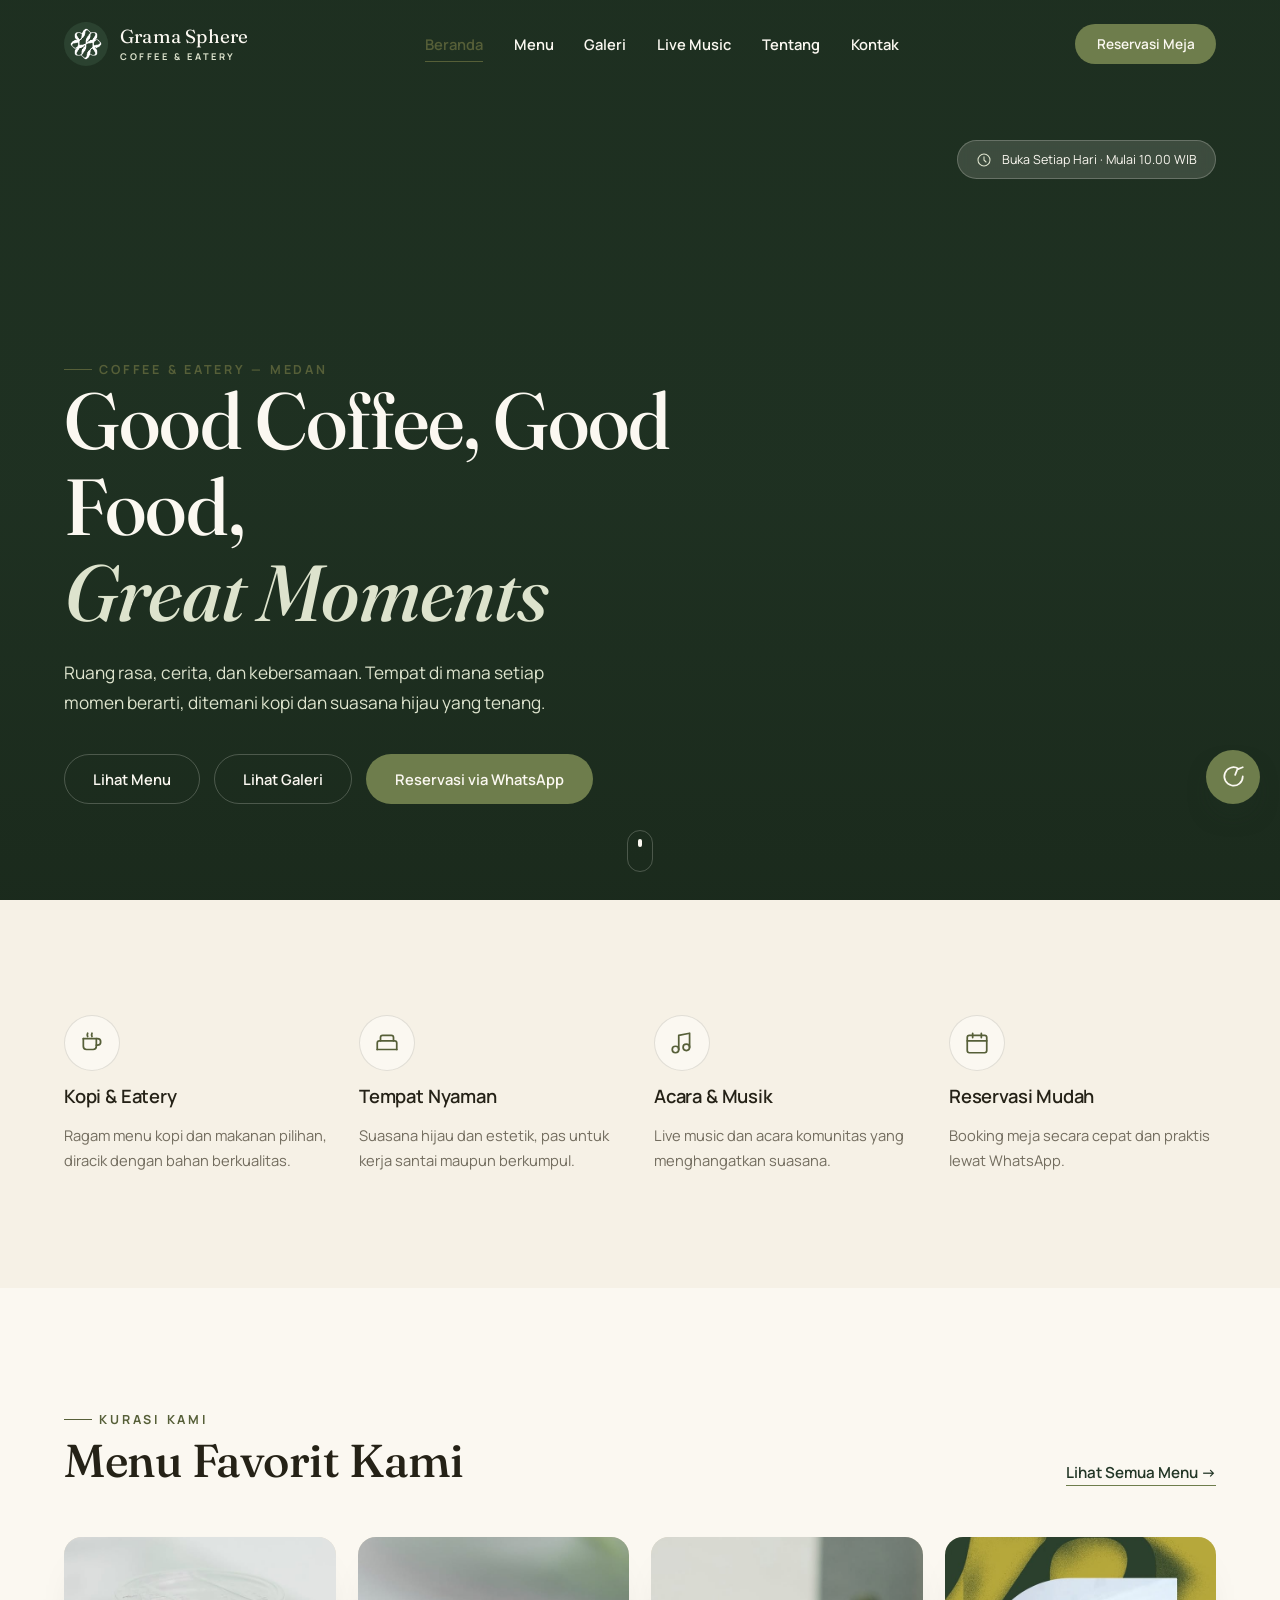
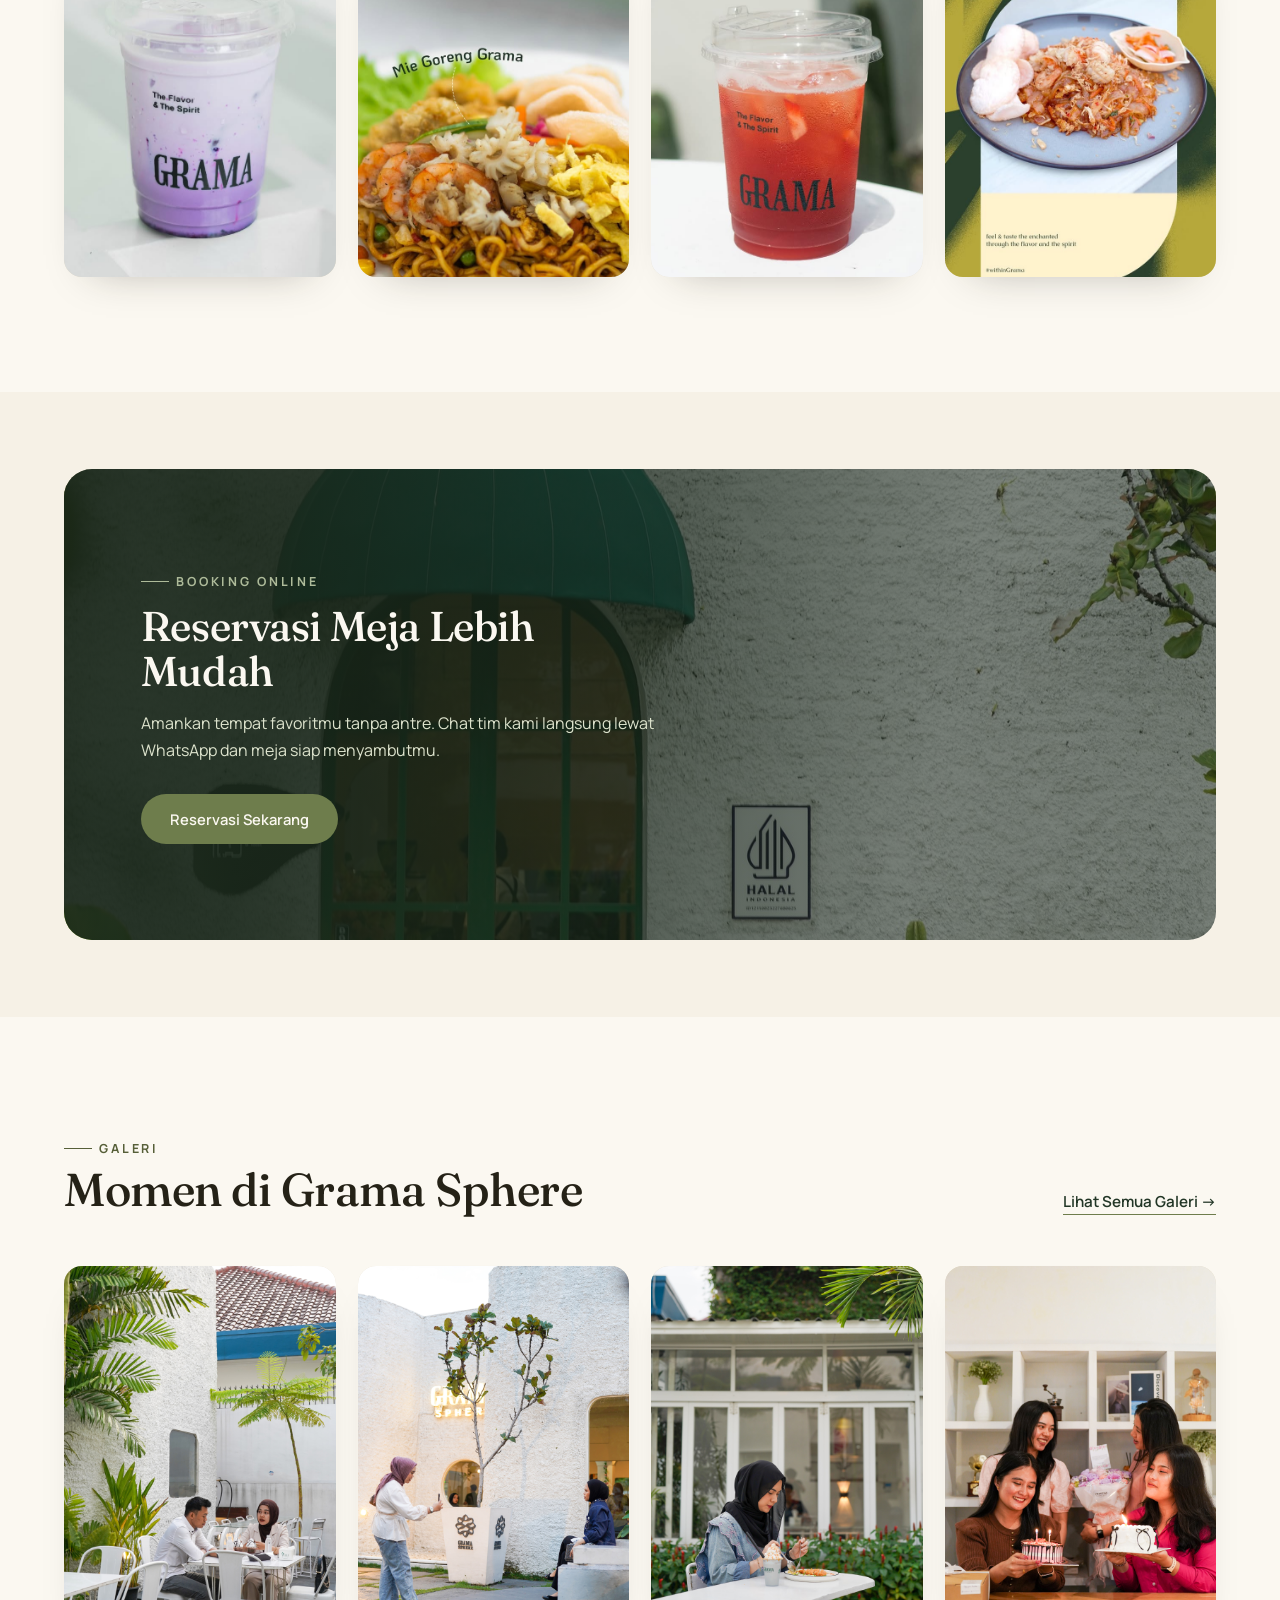
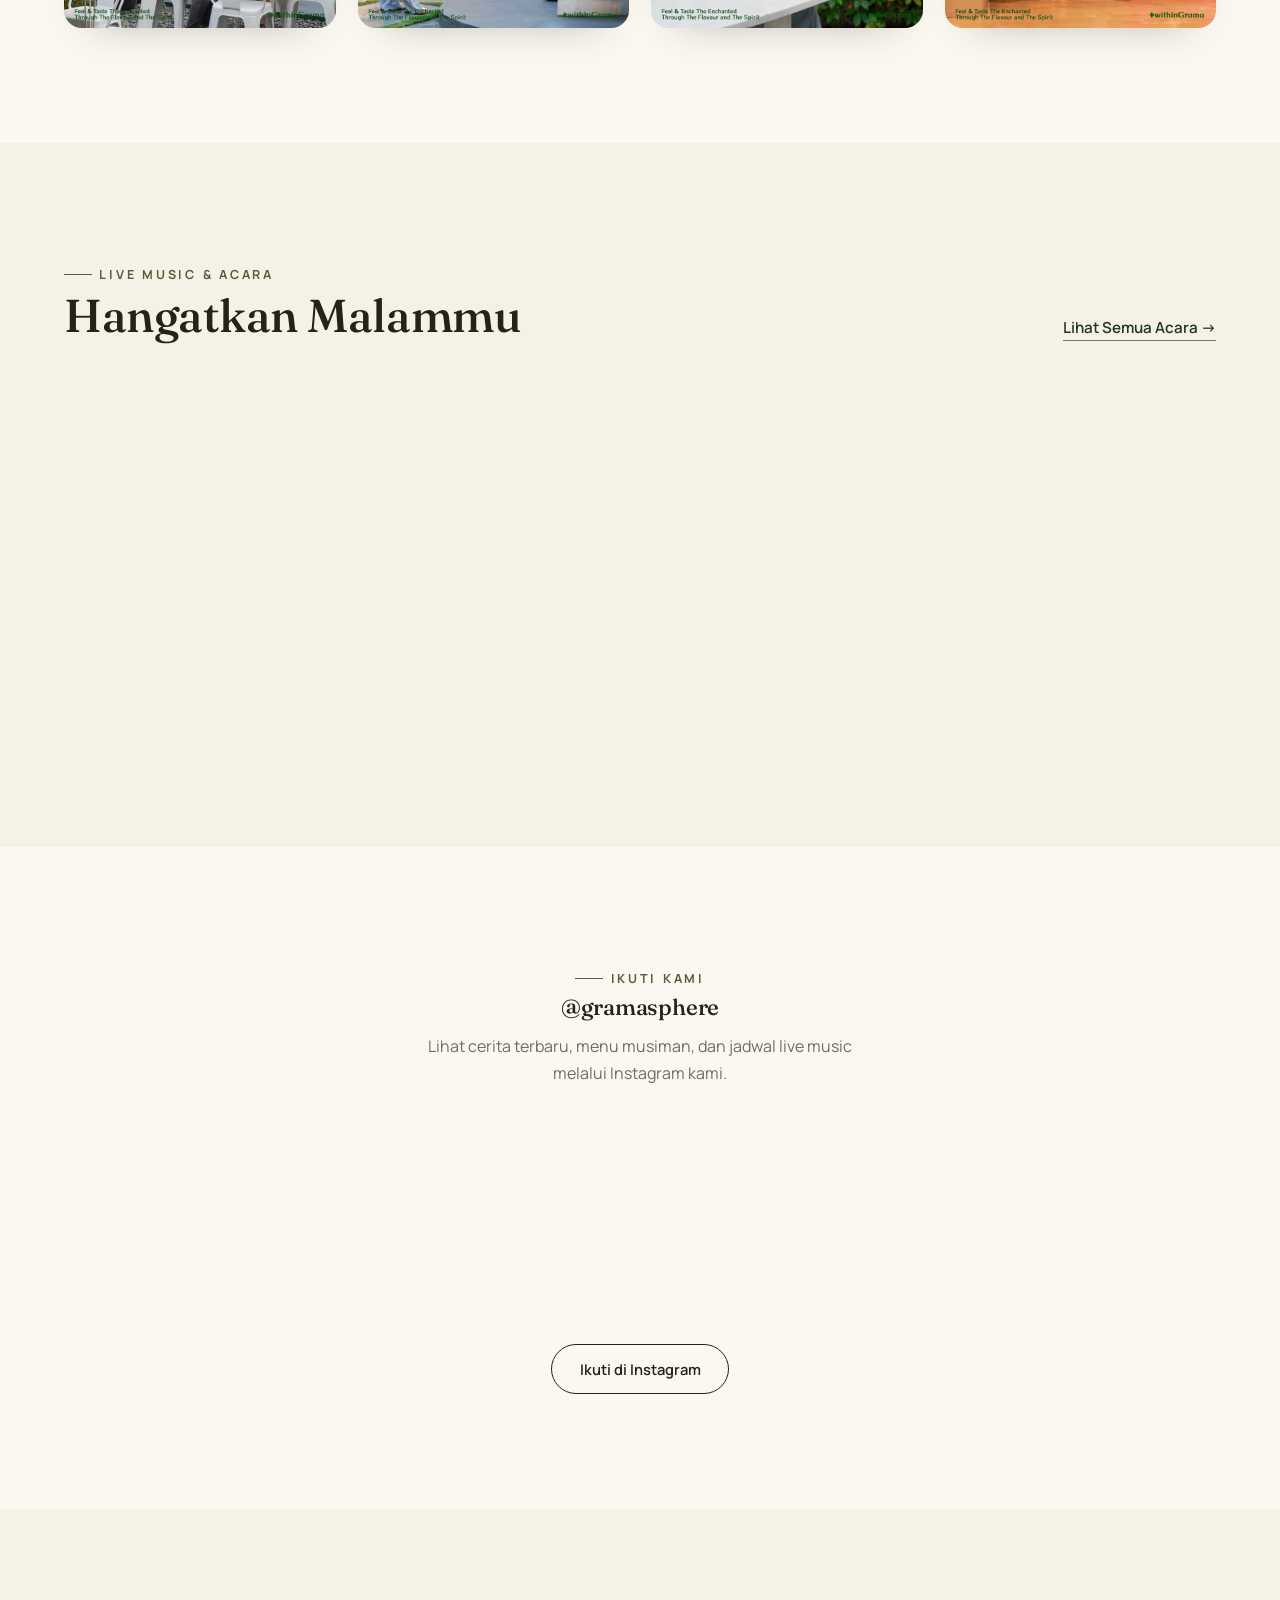
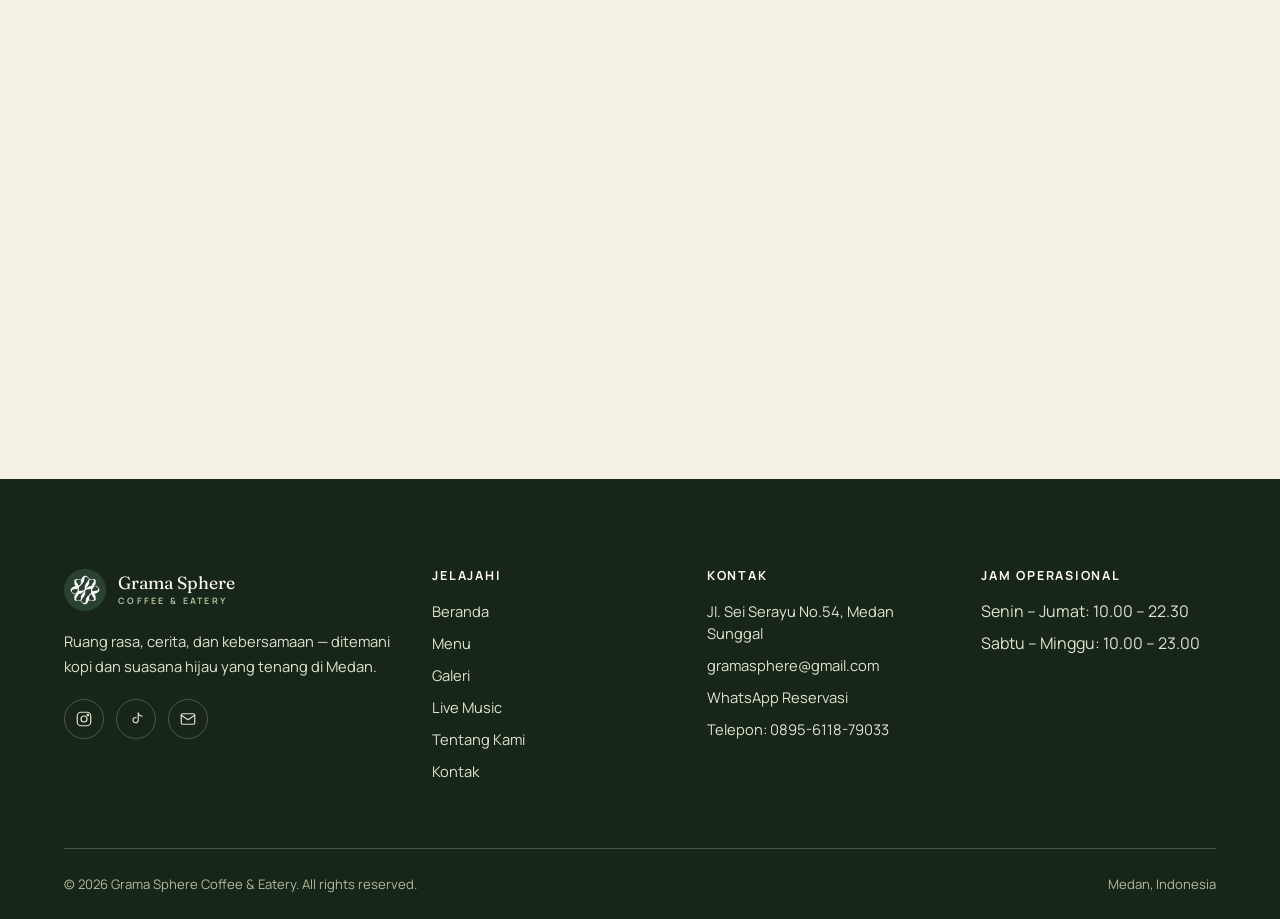
<file: index.html>
<!doctype html>
<html lang="id">
<head>
<meta charset="UTF-8">
<meta name="viewport" content="width=device-width, initial-scale=1.0">
<title>Grama Sphere Coffee & Eatery — Ruang Rasa di Medan</title>
<meta name="description" content="Grama Sphere Coffee & Eatery, Medan — kopi, makanan, dan live music dalam suasana hijau yang tenang dan hangat.">
<link rel="icon" href="assets/logo-gramasphere.jpg" type="image/jpeg">
<link rel="preconnect" href="https://fonts.googleapis.com">
<link rel="preconnect" href="https://fonts.gstatic.com" crossorigin>
<link href="https://fonts.googleapis.com/css2?family=Fraunces:ital,opsz,wght@0,9..144,300;0,9..144,400;0,9..144,500;0,9..144,600;1,9..144,400;1,9..144,500&family=Manrope:wght@300;400;500;600;700;800&display=swap" rel="stylesheet">
<link rel="stylesheet" href="css/style.css">
</head>
<body>
<a href="#main" class="skip-link">Lompat ke konten utama</a>

<header class="site-header">
  <div class="container">
    <a href="index.html" class="brand">
      <img src="assets/logo-gramasphere.jpg" alt="Logo Grama Sphere Coffee & Eatery">
      <span class="brand-name">Grama Sphere<span>COFFEE &amp; EATERY</span></span>
    </a>
    <nav class="nav-desktop" aria-label="Navigasi utama">
      <a href="index.html" class="nav-link active">Beranda</a>
      <a href="menu.html" class="nav-link">Menu</a>
      <a href="gallery.html" class="nav-link">Galeri</a>
      <a href="music.html" class="nav-link">Live Music</a>
      <a href="about.html" class="nav-link">Tentang</a>
      <a href="contact.html" class="nav-link">Kontak</a>
    </nav>
    <div class="nav-cta">
      <a href="https://wa.me/62895611879033?text=Halo%20Grama%20Sphere%2C%20saya%20ingin%20reservasi%20meja" class="btn btn-whatsapp" target="_blank" rel="noopener">Reservasi Meja</a>
    </div>
  </div>
</header>

<main id="main">

  <section class="hero">
    <video class="hero-media" autoplay muted loop playsinline aria-hidden="true">
      <source src="assets/video-background-page-atas/background-desktop-view.mp4" media="(min-width:769px)" type="video/mp4">
      <source src="assets/video-background-page-atas/background-mobile-view.mp4" type="video/mp4">
    </video>
    <div class="hero-overlay"></div>
    <div class="hero-hours">
      <svg viewBox="0 0 24 24" fill="none" stroke-width="1.6" stroke-linecap="round" stroke-linejoin="round"><circle cx="12" cy="12" r="9"/><path d="M12 7v5l3 3"/></svg>
      Buka Setiap Hari · Mulai 10.00 WIB
    </div>
    <div class="hero-content">
      <span class="eyebrow">Coffee &amp; Eatery — Medan</span>
      <h1 class="hero-title">Good Coffee, Good Food,<br><em>Great Moments</em></h1>
      <p class="hero-sub">Ruang rasa, cerita, dan kebersamaan. Tempat di mana setiap momen berarti, ditemani kopi dan suasana hijau yang tenang.</p>
      <div class="hero-actions">
        <a href="menu.html" class="btn btn-outline on-dark">Lihat Menu</a>
        <a href="gallery.html" class="btn btn-outline on-dark">Lihat Galeri</a>
        <a href="https://wa.me/62895611879033?text=Halo%20Grama%20Sphere%2C%20saya%20ingin%20reservasi%20meja" class="btn btn-whatsapp" target="_blank" rel="noopener">Reservasi via WhatsApp</a>
      </div>
    </div>
    <span class="hero-scroll-cue" aria-hidden="true"></span>
  </section>

  <section class="section" aria-label="Keunggulan kami">
    <div class="container feature-strip">
      <div class="feature-item reveal">
        <div class="feature-icon"><svg viewBox="0 0 24 24" fill="none" stroke-width="1.6" stroke-linecap="round" stroke-linejoin="round"><path d="M4 8h13a3 3 0 0 1 0 6h-1"/><path d="M4 8v7a3 3 0 0 0 3 3h6a3 3 0 0 0 3-3V8"/><path d="M8 3c-.5 1 -.5 2 0 3M12 3c-.5 1 -.5 2 0 3"/></svg></div>
        <h3>Kopi &amp; Eatery</h3>
        <p>Ragam menu kopi dan makanan pilihan, diracik dengan bahan berkualitas.</p>
      </div>
      <div class="feature-item reveal">
        <div class="feature-icon"><svg viewBox="0 0 24 24" fill="none" stroke-width="1.6" stroke-linecap="round" stroke-linejoin="round"><path d="M3 18v-6a2 2 0 0 1 2-2h14a2 2 0 0 1 2 2v6"/><path d="M3 18h18M6 10V7a2 2 0 0 1 2-2h8a2 2 0 0 1 2 2v3"/></svg></div>
        <h3>Tempat Nyaman</h3>
        <p>Suasana hijau dan estetik, pas untuk kerja santai maupun berkumpul.</p>
      </div>
      <div class="feature-item reveal">
        <div class="feature-icon"><svg viewBox="0 0 24 24" fill="none" stroke-width="1.6" stroke-linecap="round" stroke-linejoin="round"><path d="M9 18V5l10-2v13"/><circle cx="6" cy="18" r="3"/><circle cx="16" cy="16" r="3"/></svg></div>
        <h3>Acara &amp; Musik</h3>
        <p>Live music dan acara komunitas yang menghangatkan suasana.</p>
      </div>
      <div class="feature-item reveal">
        <div class="feature-icon"><svg viewBox="0 0 24 24" fill="none" stroke-width="1.6" stroke-linecap="round" stroke-linejoin="round"><rect x="3" y="5" width="18" height="16" rx="2"/><path d="M8 3v4M16 3v4M3 10h18"/></svg></div>
        <h3>Reservasi Mudah</h3>
        <p>Booking meja secara cepat dan praktis lewat WhatsApp.</p>
      </div>
    </div>
  </section>

  <section class="section bg-warm">
    <div class="container">
      <div class="section-header">
        <div>
          <span class="eyebrow">Kurasi Kami</span>
          <h2>Menu Favorit Kami</h2>
        </div>
        <a href="menu.html" class="section-link">Lihat Semua Menu →</a>
      </div>
      <div class="feature-grid">
        <a href="menu.html" class="media-card ratio-4-5 reveal">
          <img src="assets/menu/drink/3.jpg" alt="Minuman signature Grama Sphere" loading="lazy" width="600" height="750">
        </a>
        <a href="menu.html" class="media-card ratio-4-5 reveal">
          <img src="assets/menu/food/f8.jpg" alt="Hidangan favorit Grama Sphere" loading="lazy" width="600" height="750">
        </a>
        <a href="menu.html" class="media-card ratio-4-5 reveal">
          <img src="assets/menu/drink/12.jpg" alt="Kopi pilihan Grama Sphere" loading="lazy" width="600" height="750">
        </a>
        <a href="menu.html" class="media-card ratio-4-5 reveal">
          <img src="assets/menu/food/f20.jpg" alt="Menu makanan Grama Sphere" loading="lazy" width="600" height="750">
        </a>
      </div>
    </div>
  </section>

  <section class="section-tight">
    <div class="container">
      <div class="cta-banner reveal">
        <img src="assets/galery/14.jpg" alt="Suasana Grama Sphere" loading="lazy">
        <div class="cta-banner-inner">
          <span class="eyebrow on-dark">Booking Online</span>
          <h2>Reservasi Meja Lebih Mudah</h2>
          <p>Amankan tempat favoritmu tanpa antre. Chat tim kami langsung lewat WhatsApp dan meja siap menyambutmu.</p>
          <a href="https://wa.me/62895611879033?text=Halo%20Grama%20Sphere%2C%20saya%20ingin%20reservasi%20meja" class="btn btn-whatsapp" target="_blank" rel="noopener">Reservasi Sekarang</a>
        </div>
      </div>
    </div>
  </section>

  <section class="section bg-warm">
    <div class="container">
      <div class="section-header">
        <div>
          <span class="eyebrow">Galeri</span>
          <h2>Momen di Grama Sphere</h2>
        </div>
        <a href="gallery.html" class="section-link">Lihat Semua Galeri →</a>
      </div>
      <div class="feature-grid">
        <a href="gallery.html" class="media-card ratio-3-4 reveal"><img src="assets/galery/1.jpg" alt="Galeri Grama Sphere 1" loading="lazy" width="600" height="800"></a>
        <a href="gallery.html" class="media-card ratio-3-4 reveal"><img src="assets/galery/2.jpg" alt="Galeri Grama Sphere 2" loading="lazy" width="600" height="800"></a>
        <a href="gallery.html" class="media-card ratio-3-4 reveal"><img src="assets/galery/3.jpg" alt="Galeri Grama Sphere 3" loading="lazy" width="600" height="800"></a>
        <a href="gallery.html" class="media-card ratio-3-4 reveal"><img src="assets/galery/4.jpg" alt="Galeri Grama Sphere 4" loading="lazy" width="600" height="800"></a>
      </div>
    </div>
  </section>

  <section class="section">
    <div class="container">
      <div class="section-header">
        <div>
          <span class="eyebrow">Live Music &amp; Acara</span>
          <h2>Hangatkan Malammu</h2>
        </div>
        <a href="music.html" class="section-link">Lihat Semua Acara →</a>
      </div>
      <div class="feature-grid">
        <a href="music.html" class="media-card ratio-4-5 reveal"><img src="assets/live-music/lm1.webp" alt="Live music di Grama Sphere" loading="lazy" width="600" height="750"></a>
        <a href="music.html" class="media-card ratio-4-5 reveal"><img src="assets/live-music/lm2.webp" alt="Suasana live music Grama Sphere" loading="lazy" width="600" height="750"></a>
        <a href="music.html" class="media-card ratio-4-5 reveal"><img src="assets/live-music/lm3.webp" alt="Acara musik Grama Sphere" loading="lazy" width="600" height="750"></a>
        <a href="music.html" class="media-card ratio-4-5 reveal"><img src="assets/live-music/lm4.webp" alt="Live music malam Grama Sphere" loading="lazy" width="600" height="750"></a>
      </div>
    </div>
  </section>

  <section class="section bg-warm instagram-cta">
    <div class="container">
      <span class="eyebrow">Ikuti Kami</span>
      <h2 class="instagram-handle">@gramasphere</h2>
      <p style="max-width:48ch;margin:14px auto 0;">Lihat cerita terbaru, menu musiman, dan jadwal live music melalui Instagram kami.</p>
      <div class="instagram-grid">
        <a href="https://www.instagram.com/gramasphere/" target="_blank" rel="noopener" class="media-card ratio-1-1 reveal"><img src="assets/galery/9.jpg" alt="Instagram Grama Sphere" loading="lazy" width="400" height="400"></a>
        <a href="https://www.instagram.com/gramasphere/" target="_blank" rel="noopener" class="media-card ratio-1-1 reveal"><img src="assets/galery/10.jpg" alt="Instagram Grama Sphere" loading="lazy" width="400" height="400"></a>
        <a href="https://www.instagram.com/gramasphere/" target="_blank" rel="noopener" class="media-card ratio-1-1 reveal"><img src="assets/galery/11.jpg" alt="Instagram Grama Sphere" loading="lazy" width="400" height="400"></a>
        <a href="https://www.instagram.com/gramasphere/" target="_blank" rel="noopener" class="media-card ratio-1-1 reveal"><img src="assets/galery/16.jpg" alt="Instagram Grama Sphere" loading="lazy" width="400" height="400"></a>
        <a href="https://www.instagram.com/gramasphere/" target="_blank" rel="noopener" class="media-card ratio-1-1 reveal"><img src="assets/galery/17.jpg" alt="Instagram Grama Sphere" loading="lazy" width="400" height="400"></a>
        <a href="https://www.instagram.com/gramasphere/" target="_blank" rel="noopener" class="media-card ratio-1-1 reveal"><img src="assets/galery/18.jpg" alt="Instagram Grama Sphere" loading="lazy" width="400" height="400"></a>
      </div>
      <a href="https://www.instagram.com/gramasphere/" target="_blank" rel="noopener" class="btn btn-outline" style="margin-top:32px;">Ikuti di Instagram</a>
    </div>
  </section>

  <section class="section">
    <div class="container">
      <div class="map-preview reveal">
        <div class="map-preview-media"><img src="assets/galery/20.jpg" alt="Lokasi Grama Sphere Coffee & Eatery" loading="lazy"></div>
        <div class="map-preview-info">
          <span class="eyebrow on-dark">Lokasi</span>
          <h3>Kunjungi Kami</h3>
          <address>Jl. Sei Serayu No.54, Babura Sunggal, Kec. Medan Sunggal, Kota Medan, Sumatera Utara 20154</address>
          <a href="https://www.google.com/maps?q=GRAMA+SPHERE+COFFEE,+Jl.+Sei+Serayu+No.54,+Babura+Sunggal,+Kec.+Medan+Sunggal,+Kota+Medan,+Sumatera+Utara+20154&ftid=0x30312f76e06e2597:0x356244aba636da60" target="_blank" rel="noopener" class="btn btn-outline on-dark">Buka di Google Maps</a>
        </div>
      </div>
    </div>
  </section>

</main>

<footer class="site-footer">
  <div class="container">
    <div class="footer-grid">
      <div>
        <div class="footer-brand">
          <img src="assets/logo-gramasphere.jpg" alt="Logo Grama Sphere">
          <span class="footer-brand-name">Grama Sphere<span>COFFEE &amp; EATERY</span></span>
        </div>
        <p>Ruang rasa, cerita, dan kebersamaan — ditemani kopi dan suasana hijau yang tenang di Medan.</p>
        <div class="footer-social">
          <a href="https://www.instagram.com/gramasphere/" target="_blank" rel="noopener" aria-label="Instagram"><svg viewBox="0 0 24 24" fill="none" stroke-width="1.6"><rect x="3" y="3" width="18" height="18" rx="5"/><circle cx="12" cy="12" r="4"/><circle cx="17.2" cy="6.8" r="1"/></svg></a>
          <a href="https://www.tiktok.com/@grama.sphere" target="_blank" rel="noopener" aria-label="TikTok"><svg viewBox="0 0 24 24" fill="none" stroke-width="1.6" stroke-linecap="round" stroke-linejoin="round"><path d="M15 4v9.5a3.5 3.5 0 1 1-3-3.46"/><path d="M15 4c.5 2.5 2 4 5 4.2"/></svg></a>
          <a href="mailto:gramasphere@gmail.com" aria-label="Email"><svg viewBox="0 0 24 24" fill="none" stroke-width="1.6" stroke-linecap="round" stroke-linejoin="round"><rect x="3" y="5" width="18" height="14" rx="2"/><path d="M3 7l9 6 9-6"/></svg></a>
        </div>
      </div>
      <div class="footer-col">
        <h4>Jelajahi</h4>
        <ul>
          <li><a href="index.html">Beranda</a></li>
          <li><a href="menu.html">Menu</a></li>
          <li><a href="gallery.html">Galeri</a></li>
          <li><a href="music.html">Live Music</a></li>
          <li><a href="about.html">Tentang Kami</a></li>
          <li><a href="contact.html">Kontak</a></li>
        </ul>
      </div>
      <div class="footer-col">
        <h4>Kontak</h4>
        <ul>
          <li><a href="https://www.google.com/maps?q=GRAMA+SPHERE+COFFEE,+Jl.+Sei+Serayu+No.54,+Babura+Sunggal,+Kec.+Medan+Sunggal,+Kota+Medan,+Sumatera+Utara+20154&ftid=0x30312f76e06e2597:0x356244aba636da60" target="_blank" rel="noopener">Jl. Sei Serayu No.54, Medan Sunggal</a></li>
          <li><a href="mailto:gramasphere@gmail.com">gramasphere@gmail.com</a></li>
          <li><a href="https://wa.me/62895611879033" target="_blank" rel="noopener">WhatsApp Reservasi</a></li>
          <li><a href="tel:+62895611879033">Telepon: 0895-6118-79033</a></li>
        </ul>
      </div>
      <div class="footer-col">
        <h4>Jam Operasional</h4>
        <ul>
          <li>Senin – Jumat: 10.00 – 22.30</li>
          <li>Sabtu – Minggu: 10.00 – 23.00</li>
        </ul>
      </div>
    </div>
    <div class="footer-bottom">
      <span>&copy; <span data-year></span> Grama Sphere Coffee &amp; Eatery. All rights reserved.</span>
      <span>Medan, Indonesia</span>
    </div>
  </div>
</footer>

<a class="wa-float" href="https://wa.me/62895611879033?text=Halo%20Grama%20Sphere%2C%20saya%20ingin%20reservasi%20meja" target="_blank" rel="noopener" aria-label="Chat WhatsApp">
  <svg viewBox="0 0 24 24" fill="none" stroke-width="1.6" stroke-linecap="round" stroke-linejoin="round"><path d="M21 11.5a8.5 8.5 0 1 1-4-7.2"/><path d="M21 3l-5 2-2 5"/></svg>
</a>

<nav class="bottom-nav" aria-label="Navigasi mobile">
  <ul>
    <li><a href="index.html" class="active"><svg viewBox="0 0 24 24" fill="none" stroke-width="1.6" stroke-linecap="round" stroke-linejoin="round"><path d="M4 11.5 12 4l8 7.5"/><path d="M6 10v9h12v-9"/></svg>Beranda</a></li>
    <li><a href="menu.html"><svg viewBox="0 0 24 24" fill="none" stroke-width="1.6" stroke-linecap="round" stroke-linejoin="round"><path d="M6 3v6M9 3v6M6 9c0 3-1 4-1 4v8h4v-8s-1-1-1-4M15 3v18M15 3c3 0 5 2 5 5s-2 4-5 4"/></svg>Menu</a></li>
    <li><a href="gallery.html"><svg viewBox="0 0 24 24" fill="none" stroke-width="1.6" stroke-linecap="round" stroke-linejoin="round"><rect x="3" y="4" width="18" height="16" rx="2"/><circle cx="9" cy="10" r="2"/><path d="M21 16l-5-5-4 4-3-3-6 6"/></svg>Galeri</a></li>
    <li><a href="music.html"><svg viewBox="0 0 24 24" fill="none" stroke-width="1.6" stroke-linecap="round" stroke-linejoin="round"><path d="M9 18V5l10-2v13"/><circle cx="6" cy="18" r="3"/><circle cx="16" cy="16" r="3"/></svg>Music</a></li>
    <li><a href="about.html"><svg viewBox="0 0 24 24" fill="none" stroke-width="1.6" stroke-linecap="round" stroke-linejoin="round"><circle cx="12" cy="12" r="9"/><path d="M12 8h.01M11 12h1v5h1"/></svg>Tentang</a></li>
    <li><a href="contact.html"><svg viewBox="0 0 24 24" fill="none" stroke-width="1.6" stroke-linecap="round" stroke-linejoin="round"><path d="M12 21s-7-6.2-7-11a7 7 0 1 1 14 0c0 4.8-7 11-7 11z"/><circle cx="12" cy="10" r="2.5"/></svg>Kontak</a></li>
  </ul>
</nav>

<script src="js/main.js"></script>
</body>
</html>
</file>
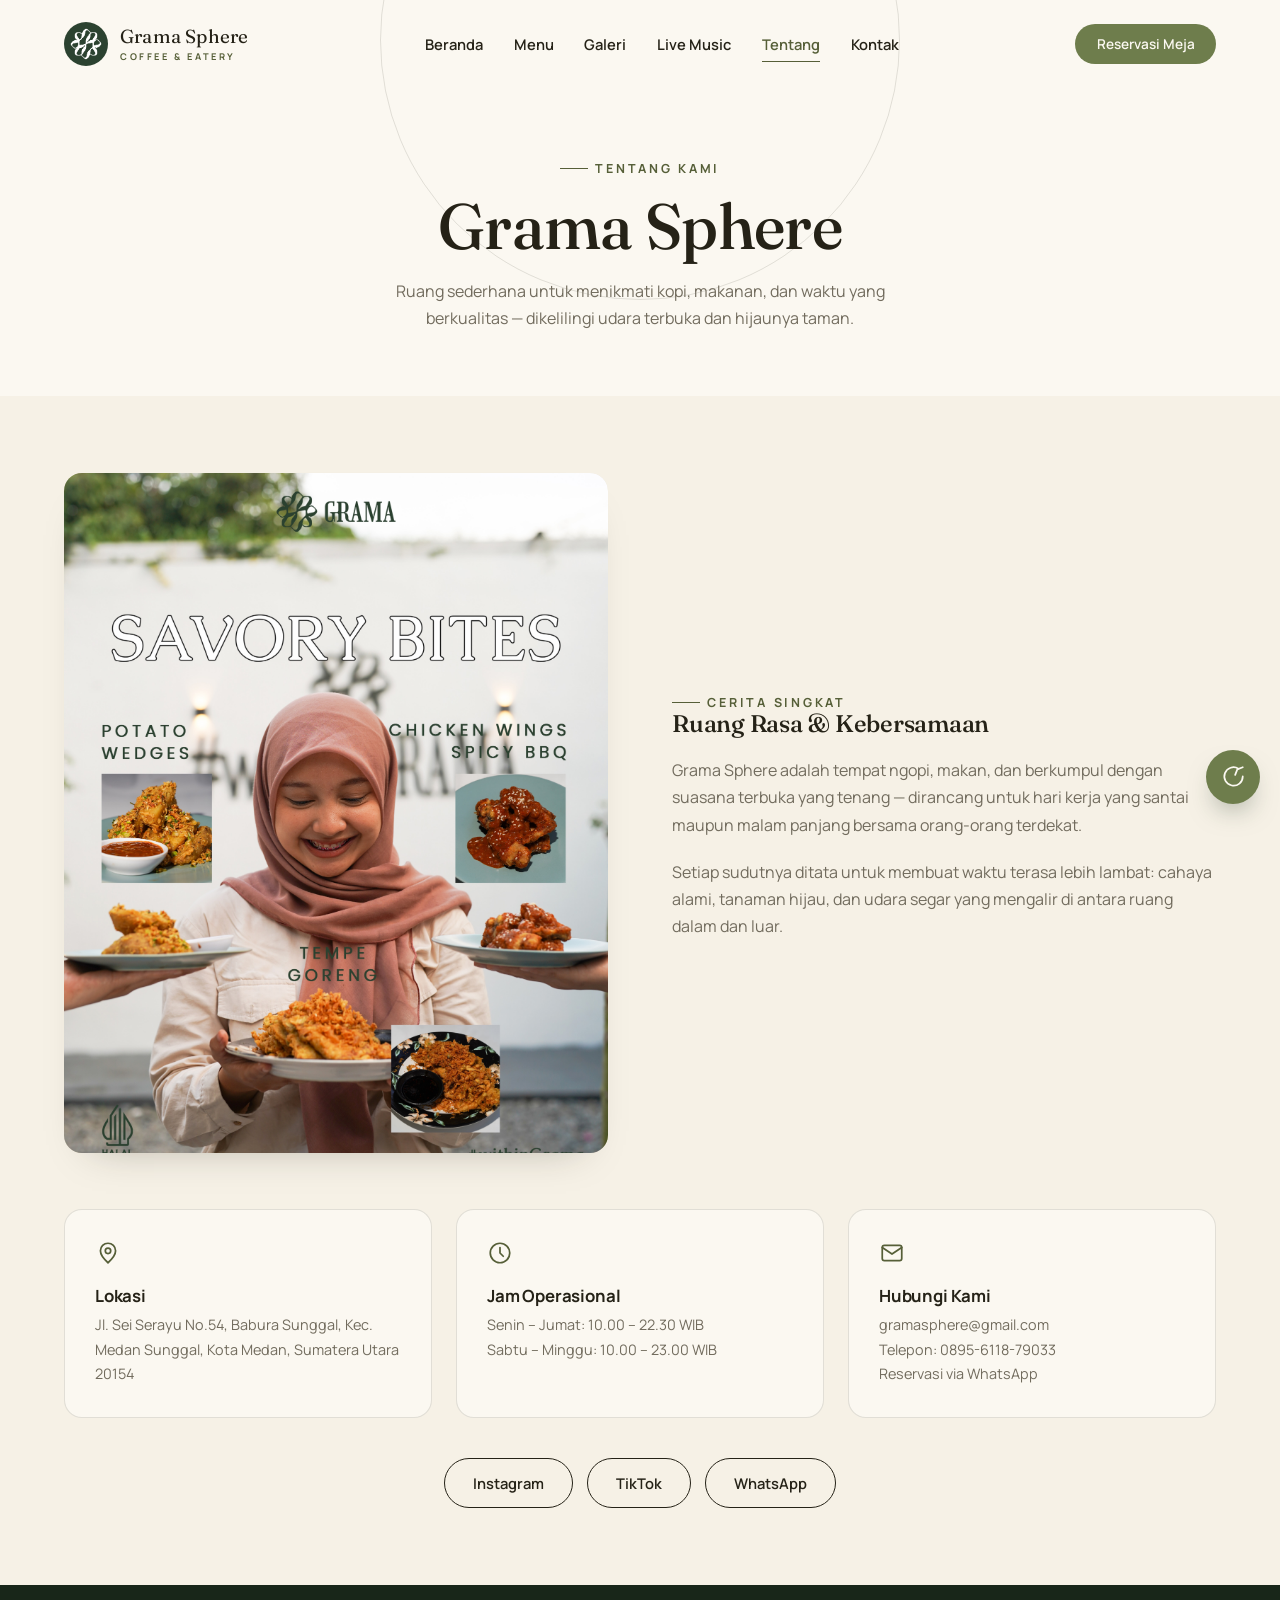
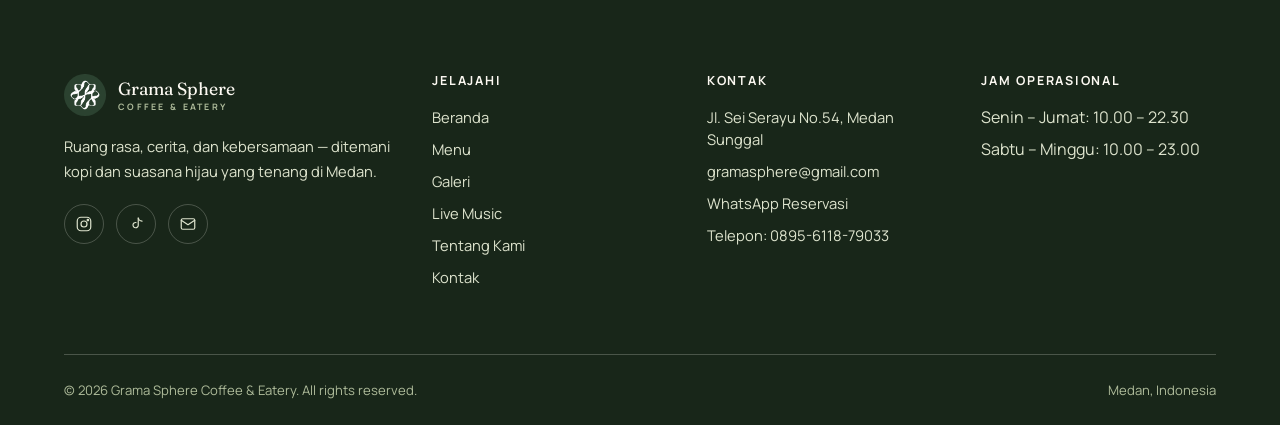
<file: about.html>
<!doctype html>
<html lang="id">
<head>
<meta charset="UTF-8">
<meta name="viewport" content="width=device-width, initial-scale=1.0">
<title>Tentang Kami — Grama Sphere Coffee & Eatery</title>
<meta name="description" content="Kenali Grama Sphere Coffee & Eatery — ruang kopi, makanan, dan kebersamaan di Medan.">
<link rel="icon" href="assets/logo-gramasphere.jpg" type="image/jpeg">
<link rel="preconnect" href="https://fonts.googleapis.com">
<link rel="preconnect" href="https://fonts.gstatic.com" crossorigin>
<link href="https://fonts.googleapis.com/css2?family=Fraunces:ital,opsz,wght@0,9..144,300;0,9..144,400;0,9..144,500;0,9..144,600;1,9..144,400;1,9..144,500&family=Manrope:wght@300;400;500;600;700;800&display=swap" rel="stylesheet">
<link rel="stylesheet" href="css/style.css">
</head>
<body class="no-hero">
<a href="#main" class="skip-link">Lompat ke konten utama</a>

<header class="site-header scrolled">
  <div class="container">
    <a href="index.html" class="brand">
      <img src="assets/logo-gramasphere.jpg" alt="Logo Grama Sphere Coffee & Eatery">
      <span class="brand-name">Grama Sphere<span>COFFEE &amp; EATERY</span></span>
    </a>
    <nav class="nav-desktop" aria-label="Navigasi utama">
      <a href="index.html" class="nav-link">Beranda</a>
      <a href="menu.html" class="nav-link">Menu</a>
      <a href="gallery.html" class="nav-link">Galeri</a>
      <a href="music.html" class="nav-link">Live Music</a>
      <a href="about.html" class="nav-link active">Tentang</a>
      <a href="contact.html" class="nav-link">Kontak</a>
    </nav>
    <div class="nav-cta">
      <a href="https://wa.me/62895611879033?text=Halo%20Grama%20Sphere%2C%20saya%20ingin%20reservasi%20meja" class="btn btn-whatsapp" target="_blank" rel="noopener">Reservasi Meja</a>
    </div>
  </div>
</header>

<main id="main">
  <section class="page-intro">
    <span class="sphere-ring" aria-hidden="true"></span>
    <div class="container">
      <span class="eyebrow">Tentang Kami</span>
      <h1>Grama Sphere</h1>
      <p>Ruang sederhana untuk menikmati kopi, makanan, dan waktu yang berkualitas — dikelilingi udara terbuka dan hijaunya taman.</p>
    </div>
  </section>

  <section class="section-tight">
    <div class="container">
      <div class="about-split">
        <div class="media-card reveal">
          <img src="assets/galery/6.jpg" alt="Bangunan Grama Sphere Coffee & Eatery" loading="lazy" width="700" height="875">
        </div>
        <div class="about-copy reveal">
          <span class="eyebrow">Cerita Singkat</span>
          <h2>Ruang Rasa &amp; Kebersamaan</h2>
          <p>Grama Sphere adalah tempat ngopi, makan, dan berkumpul dengan suasana terbuka yang tenang — dirancang untuk hari kerja yang santai maupun malam panjang bersama orang-orang terdekat.</p>
          <p>Setiap sudutnya ditata untuk membuat waktu terasa lebih lambat: cahaya alami, tanaman hijau, dan udara segar yang mengalir di antara ruang dalam dan luar.</p>
        </div>
      </div>

      <div class="info-grid">
        <div class="info-card reveal">
          <svg viewBox="0 0 24 24" fill="none" stroke-width="1.6" stroke-linecap="round" stroke-linejoin="round"><path d="M12 21s-7-6.2-7-11a7 7 0 1 1 14 0c0 4.8-7 11-7 11z"/><circle cx="12" cy="10" r="2.5"/></svg>
          <h4>Lokasi</h4>
          <p>Jl. Sei Serayu No.54, Babura Sunggal, Kec. Medan Sunggal, Kota Medan, Sumatera Utara 20154</p>
        </div>
        <div class="info-card reveal">
          <svg viewBox="0 0 24 24" fill="none" stroke-width="1.6" stroke-linecap="round" stroke-linejoin="round"><circle cx="12" cy="12" r="9"/><path d="M12 7v5l3 3"/></svg>
          <h4>Jam Operasional</h4>
          <p>Senin – Jumat: 10.00 – 22.30 WIB<br>Sabtu – Minggu: 10.00 – 23.00 WIB</p>
        </div>
        <div class="info-card reveal">
          <svg viewBox="0 0 24 24" fill="none" stroke-width="1.6" stroke-linecap="round" stroke-linejoin="round"><rect x="3" y="5" width="18" height="14" rx="2"/><path d="M3 7l9 6 9-6"/></svg>
          <h4>Hubungi Kami</h4>
          <p>gramasphere@gmail.com<br>Telepon: 0895-6118-79033<br>Reservasi via WhatsApp</p>
        </div>
      </div>

      <div class="social-row reveal">
        <a href="https://www.instagram.com/gramasphere/" target="_blank" rel="noopener" class="btn btn-outline">Instagram</a>
        <a href="https://www.tiktok.com/@grama.sphere" target="_blank" rel="noopener" class="btn btn-outline">TikTok</a>
        <a href="https://wa.me/62895611879033" target="_blank" rel="noopener" class="btn btn-outline">WhatsApp</a>
      </div>
    </div>
  </section>
</main>

<footer class="site-footer">
  <div class="container">
    <div class="footer-grid">
      <div>
        <div class="footer-brand">
          <img src="assets/logo-gramasphere.jpg" alt="Logo Grama Sphere">
          <span class="footer-brand-name">Grama Sphere<span>COFFEE &amp; EATERY</span></span>
        </div>
        <p>Ruang rasa, cerita, dan kebersamaan — ditemani kopi dan suasana hijau yang tenang di Medan.</p>
        <div class="footer-social">
          <a href="https://www.instagram.com/gramasphere/" target="_blank" rel="noopener" aria-label="Instagram"><svg viewBox="0 0 24 24" fill="none" stroke-width="1.6"><rect x="3" y="3" width="18" height="18" rx="5"/><circle cx="12" cy="12" r="4"/><circle cx="17.2" cy="6.8" r="1"/></svg></a>
          <a href="https://www.tiktok.com/@grama.sphere" target="_blank" rel="noopener" aria-label="TikTok"><svg viewBox="0 0 24 24" fill="none" stroke-width="1.6" stroke-linecap="round" stroke-linejoin="round"><path d="M15 4v9.5a3.5 3.5 0 1 1-3-3.46"/><path d="M15 4c.5 2.5 2 4 5 4.2"/></svg></a>
          <a href="mailto:gramasphere@gmail.com" aria-label="Email"><svg viewBox="0 0 24 24" fill="none" stroke-width="1.6" stroke-linecap="round" stroke-linejoin="round"><rect x="3" y="5" width="18" height="14" rx="2"/><path d="M3 7l9 6 9-6"/></svg></a>
        </div>
      </div>
      <div class="footer-col">
        <h4>Jelajahi</h4>
        <ul>
          <li><a href="index.html">Beranda</a></li>
          <li><a href="menu.html">Menu</a></li>
          <li><a href="gallery.html">Galeri</a></li>
          <li><a href="music.html">Live Music</a></li>
          <li><a href="about.html">Tentang Kami</a></li>
          <li><a href="contact.html">Kontak</a></li>
        </ul>
      </div>
      <div class="footer-col">
        <h4>Kontak</h4>
        <ul>
          <li><a href="https://www.google.com/maps?q=GRAMA+SPHERE+COFFEE,+Jl.+Sei+Serayu+No.54,+Babura+Sunggal,+Kec.+Medan+Sunggal,+Kota+Medan,+Sumatera+Utara+20154&ftid=0x30312f76e06e2597:0x356244aba636da60" target="_blank" rel="noopener">Jl. Sei Serayu No.54, Medan Sunggal</a></li>
          <li><a href="mailto:gramasphere@gmail.com">gramasphere@gmail.com</a></li>
          <li><a href="https://wa.me/62895611879033" target="_blank" rel="noopener">WhatsApp Reservasi</a></li>
          <li><a href="tel:+62895611879033">Telepon: 0895-6118-79033</a></li>
        </ul>
      </div>
      <div class="footer-col">
        <h4>Jam Operasional</h4>
        <ul>
          <li>Senin – Jumat: 10.00 – 22.30</li>
          <li>Sabtu – Minggu: 10.00 – 23.00</li>
        </ul>
      </div>
    </div>
    <div class="footer-bottom">
      <span>&copy; <span data-year></span> Grama Sphere Coffee &amp; Eatery. All rights reserved.</span>
      <span>Medan, Indonesia</span>
    </div>
  </div>
</footer>

<a class="wa-float" href="https://wa.me/62895611879033?text=Halo%20Grama%20Sphere%2C%20saya%20ingin%20reservasi%20meja" target="_blank" rel="noopener" aria-label="Chat WhatsApp">
  <svg viewBox="0 0 24 24" fill="none" stroke-width="1.6" stroke-linecap="round" stroke-linejoin="round"><path d="M21 11.5a8.5 8.5 0 1 1-4-7.2"/><path d="M21 3l-5 2-2 5"/></svg>
</a>

<nav class="bottom-nav" aria-label="Navigasi mobile">
  <ul>
    <li><a href="index.html"><svg viewBox="0 0 24 24" fill="none" stroke-width="1.6" stroke-linecap="round" stroke-linejoin="round"><path d="M4 11.5 12 4l8 7.5"/><path d="M6 10v9h12v-9"/></svg>Beranda</a></li>
    <li><a href="menu.html"><svg viewBox="0 0 24 24" fill="none" stroke-width="1.6" stroke-linecap="round" stroke-linejoin="round"><path d="M6 3v6M9 3v6M6 9c0 3-1 4-1 4v8h4v-8s-1-1-1-4M15 3v18M15 3c3 0 5 2 5 5s-2 4-5 4"/></svg>Menu</a></li>
    <li><a href="gallery.html"><svg viewBox="0 0 24 24" fill="none" stroke-width="1.6" stroke-linecap="round" stroke-linejoin="round"><rect x="3" y="4" width="18" height="16" rx="2"/><circle cx="9" cy="10" r="2"/><path d="M21 16l-5-5-4 4-3-3-6 6"/></svg>Galeri</a></li>
    <li><a href="music.html"><svg viewBox="0 0 24 24" fill="none" stroke-width="1.6" stroke-linecap="round" stroke-linejoin="round"><path d="M9 18V5l10-2v13"/><circle cx="6" cy="18" r="3"/><circle cx="16" cy="16" r="3"/></svg>Music</a></li>
    <li><a href="about.html" class="active"><svg viewBox="0 0 24 24" fill="none" stroke-width="1.6" stroke-linecap="round" stroke-linejoin="round"><circle cx="12" cy="12" r="9"/><path d="M12 8h.01M11 12h1v5h1"/></svg>Tentang</a></li>
    <li><a href="contact.html"><svg viewBox="0 0 24 24" fill="none" stroke-width="1.6" stroke-linecap="round" stroke-linejoin="round"><path d="M12 21s-7-6.2-7-11a7 7 0 1 1 14 0c0 4.8-7 11-7 11z"/><circle cx="12" cy="10" r="2.5"/></svg>Kontak</a></li>
  </ul>
</nav>

<script src="js/main.js"></script>
</body>
</html>
</file>
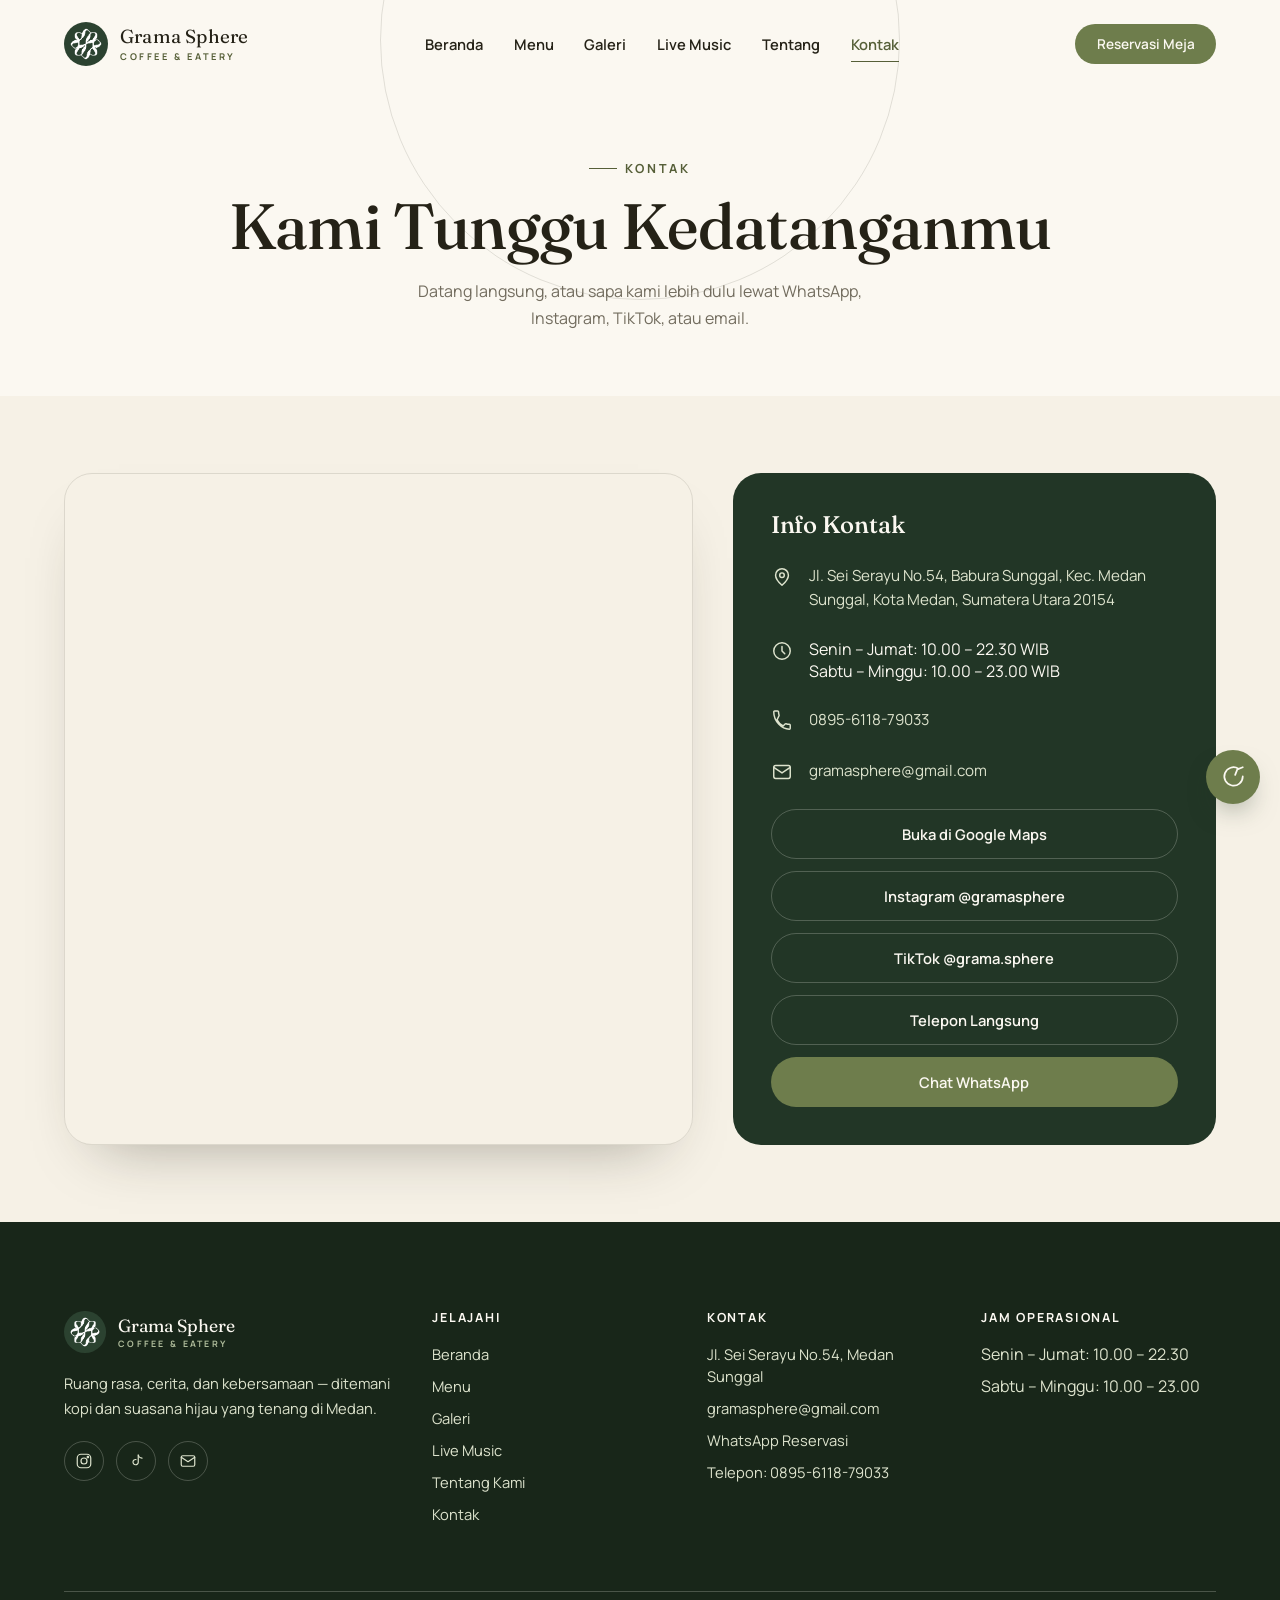
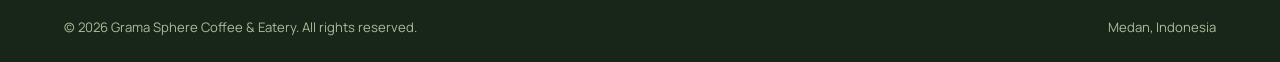
<file: contact.html>
<!doctype html>
<html lang="id">
<head>
<meta charset="UTF-8">
<meta name="viewport" content="width=device-width, initial-scale=1.0">
<title>Kontak — Grama Sphere Coffee & Eatery</title>
<meta name="description" content="Hubungi Grama Sphere Coffee & Eatery, Medan — lokasi, WhatsApp, Instagram, TikTok, dan email.">
<link rel="icon" href="assets/logo-gramasphere.jpg" type="image/jpeg">
<link rel="preconnect" href="https://fonts.googleapis.com">
<link rel="preconnect" href="https://fonts.gstatic.com" crossorigin>
<link href="https://fonts.googleapis.com/css2?family=Fraunces:ital,opsz,wght@0,9..144,300;0,9..144,400;0,9..144,500;0,9..144,600;1,9..144,400;1,9..144,500&family=Manrope:wght@300;400;500;600;700;800&display=swap" rel="stylesheet">
<link rel="stylesheet" href="css/style.css">
</head>
<body class="no-hero">
<a href="#main" class="skip-link">Lompat ke konten utama</a>

<header class="site-header scrolled">
  <div class="container">
    <a href="index.html" class="brand">
      <img src="assets/logo-gramasphere.jpg" alt="Logo Grama Sphere Coffee & Eatery">
      <span class="brand-name">Grama Sphere<span>COFFEE &amp; EATERY</span></span>
    </a>
    <nav class="nav-desktop" aria-label="Navigasi utama">
      <a href="index.html" class="nav-link">Beranda</a>
      <a href="menu.html" class="nav-link">Menu</a>
      <a href="gallery.html" class="nav-link">Galeri</a>
      <a href="music.html" class="nav-link">Live Music</a>
      <a href="about.html" class="nav-link">Tentang</a>
      <a href="contact.html" class="nav-link active">Kontak</a>
    </nav>
    <div class="nav-cta">
      <a href="https://wa.me/62895611879033?text=Halo%20Grama%20Sphere%2C%20saya%20ingin%20reservasi%20meja" class="btn btn-whatsapp" target="_blank" rel="noopener">Reservasi Meja</a>
    </div>
  </div>
</header>

<main id="main">
  <section class="page-intro">
    <span class="sphere-ring" aria-hidden="true"></span>
    <div class="container">
      <span class="eyebrow">Kontak</span>
      <h1>Kami Tunggu Kedatanganmu</h1>
      <p>Datang langsung, atau sapa kami lebih dulu lewat WhatsApp, Instagram, TikTok, atau email.</p>
    </div>
  </section>

  <section class="section-tight">
    <div class="container">
      <div class="contact-grid">
        <div class="contact-map reveal">
          <iframe
            src="https://www.google.com/maps?q=GRAMA+SPHERE+COFFEE,+Jl.+Sei+Serayu+No.54,+Babura+Sunggal,+Kec.+Medan+Sunggal,+Kota+Medan,+Sumatera+Utara+20154&output=embed"
            title="Lokasi Grama Sphere Coffee & Eatery di Google Maps"
            loading="lazy" referrerpolicy="no-referrer-when-downgrade"></iframe>
        </div>

        <div class="contact-card reveal">
          <h3>Info Kontak</h3>

          <div class="contact-row">
            <svg viewBox="0 0 24 24" fill="none" stroke-width="1.6" stroke-linecap="round" stroke-linejoin="round"><path d="M12 21s-7-6.2-7-11a7 7 0 1 1 14 0c0 4.8-7 11-7 11z"/><circle cx="12" cy="10" r="2.5"/></svg>
            <address>Jl. Sei Serayu No.54, Babura Sunggal, Kec. Medan Sunggal, Kota Medan, Sumatera Utara 20154</address>
          </div>

          <div class="contact-row">
            <svg viewBox="0 0 24 24" fill="none" stroke-width="1.6" stroke-linecap="round" stroke-linejoin="round"><circle cx="12" cy="12" r="9"/><path d="M12 7v5l3 3"/></svg>
            <span>Senin – Jumat: 10.00 – 22.30 WIB<br>Sabtu – Minggu: 10.00 – 23.00 WIB</span>
          </div>

          <div class="contact-row">
            <svg viewBox="0 0 24 24" fill="none" stroke-width="1.6" stroke-linecap="round" stroke-linejoin="round"><path d="M6.6 10.8c1.4 2.8 3.8 5.2 6.6 6.6l2.2-2.2c.3-.3.7-.4 1-.2 1.1.4 2.3.6 3.6.6.6 0 1 .4 1 1V20c0 .6-.4 1-1 1C11.6 21 3 12.4 3 2c0-.6.4-1 1-1h3.2c.6 0 1 .4 1 1 0 1.3.2 2.5.6 3.6.1.4 0 .8-.2 1L6.6 10.8z"/></svg>
            <a href="tel:+62895611879033">0895-6118-79033</a>
          </div>

          <div class="contact-row">
            <svg viewBox="0 0 24 24" fill="none" stroke-width="1.6" stroke-linecap="round" stroke-linejoin="round"><rect x="3" y="5" width="18" height="14" rx="2"/><path d="M3 7l9 6 9-6"/></svg>
            <a href="mailto:gramasphere@gmail.com">gramasphere@gmail.com</a>
          </div>

          <div class="contact-buttons">
            <a href="https://www.google.com/maps?q=GRAMA+SPHERE+COFFEE,+Jl.+Sei+Serayu+No.54,+Babura+Sunggal,+Kec.+Medan+Sunggal,+Kota+Medan,+Sumatera+Utara+20154&ftid=0x30312f76e06e2597:0x356244aba636da60" target="_blank" rel="noopener" class="btn btn-outline on-dark">Buka di Google Maps</a>
            <a href="https://www.instagram.com/gramasphere/" target="_blank" rel="noopener" class="btn btn-outline on-dark">Instagram @gramasphere</a>
            <a href="https://www.tiktok.com/@grama.sphere" target="_blank" rel="noopener" class="btn btn-outline on-dark">TikTok @grama.sphere</a>
            <a href="tel:+62895611879033" class="btn btn-outline on-dark">Telepon Langsung</a>
            <a href="https://wa.me/62895611879033?text=Halo%20Grama%20Sphere%2C%20saya%20ingin%20reservasi%20meja" target="_blank" rel="noopener" class="btn btn-whatsapp">Chat WhatsApp</a>
          </div>
        </div>
      </div>
    </div>
  </section>
</main>

<footer class="site-footer">
  <div class="container">
    <div class="footer-grid">
      <div>
        <div class="footer-brand">
          <img src="assets/logo-gramasphere.jpg" alt="Logo Grama Sphere">
          <span class="footer-brand-name">Grama Sphere<span>COFFEE &amp; EATERY</span></span>
        </div>
        <p>Ruang rasa, cerita, dan kebersamaan — ditemani kopi dan suasana hijau yang tenang di Medan.</p>
        <div class="footer-social">
          <a href="https://www.instagram.com/gramasphere/" target="_blank" rel="noopener" aria-label="Instagram"><svg viewBox="0 0 24 24" fill="none" stroke-width="1.6"><rect x="3" y="3" width="18" height="18" rx="5"/><circle cx="12" cy="12" r="4"/><circle cx="17.2" cy="6.8" r="1"/></svg></a>
          <a href="https://www.tiktok.com/@grama.sphere" target="_blank" rel="noopener" aria-label="TikTok"><svg viewBox="0 0 24 24" fill="none" stroke-width="1.6" stroke-linecap="round" stroke-linejoin="round"><path d="M15 4v9.5a3.5 3.5 0 1 1-3-3.46"/><path d="M15 4c.5 2.5 2 4 5 4.2"/></svg></a>
          <a href="mailto:gramasphere@gmail.com" aria-label="Email"><svg viewBox="0 0 24 24" fill="none" stroke-width="1.6" stroke-linecap="round" stroke-linejoin="round"><rect x="3" y="5" width="18" height="14" rx="2"/><path d="M3 7l9 6 9-6"/></svg></a>
        </div>
      </div>
      <div class="footer-col">
        <h4>Jelajahi</h4>
        <ul>
          <li><a href="index.html">Beranda</a></li>
          <li><a href="menu.html">Menu</a></li>
          <li><a href="gallery.html">Galeri</a></li>
          <li><a href="music.html">Live Music</a></li>
          <li><a href="about.html">Tentang Kami</a></li>
          <li><a href="contact.html">Kontak</a></li>
        </ul>
      </div>
      <div class="footer-col">
        <h4>Kontak</h4>
        <ul>
          <li><a href="https://www.google.com/maps?q=GRAMA+SPHERE+COFFEE,+Jl.+Sei+Serayu+No.54,+Babura+Sunggal,+Kec.+Medan+Sunggal,+Kota+Medan,+Sumatera+Utara+20154&ftid=0x30312f76e06e2597:0x356244aba636da60" target="_blank" rel="noopener">Jl. Sei Serayu No.54, Medan Sunggal</a></li>
          <li><a href="mailto:gramasphere@gmail.com">gramasphere@gmail.com</a></li>
          <li><a href="https://wa.me/62895611879033" target="_blank" rel="noopener">WhatsApp Reservasi</a></li>
          <li><a href="tel:+62895611879033">Telepon: 0895-6118-79033</a></li>
        </ul>
      </div>
      <div class="footer-col">
        <h4>Jam Operasional</h4>
        <ul>
          <li>Senin – Jumat: 10.00 – 22.30</li>
          <li>Sabtu – Minggu: 10.00 – 23.00</li>
        </ul>
      </div>
    </div>
    <div class="footer-bottom">
      <span>&copy; <span data-year></span> Grama Sphere Coffee &amp; Eatery. All rights reserved.</span>
      <span>Medan, Indonesia</span>
    </div>
  </div>
</footer>

<a class="wa-float" href="https://wa.me/62895611879033?text=Halo%20Grama%20Sphere%2C%20saya%20ingin%20reservasi%20meja" target="_blank" rel="noopener" aria-label="Chat WhatsApp">
  <svg viewBox="0 0 24 24" fill="none" stroke-width="1.6" stroke-linecap="round" stroke-linejoin="round"><path d="M21 11.5a8.5 8.5 0 1 1-4-7.2"/><path d="M21 3l-5 2-2 5"/></svg>
</a>

<nav class="bottom-nav" aria-label="Navigasi mobile">
  <ul>
    <li><a href="index.html"><svg viewBox="0 0 24 24" fill="none" stroke-width="1.6" stroke-linecap="round" stroke-linejoin="round"><path d="M4 11.5 12 4l8 7.5"/><path d="M6 10v9h12v-9"/></svg>Beranda</a></li>
    <li><a href="menu.html"><svg viewBox="0 0 24 24" fill="none" stroke-width="1.6" stroke-linecap="round" stroke-linejoin="round"><path d="M6 3v6M9 3v6M6 9c0 3-1 4-1 4v8h4v-8s-1-1-1-4M15 3v18M15 3c3 0 5 2 5 5s-2 4-5 4"/></svg>Menu</a></li>
    <li><a href="gallery.html"><svg viewBox="0 0 24 24" fill="none" stroke-width="1.6" stroke-linecap="round" stroke-linejoin="round"><rect x="3" y="4" width="18" height="16" rx="2"/><circle cx="9" cy="10" r="2"/><path d="M21 16l-5-5-4 4-3-3-6 6"/></svg>Galeri</a></li>
    <li><a href="music.html"><svg viewBox="0 0 24 24" fill="none" stroke-width="1.6" stroke-linecap="round" stroke-linejoin="round"><path d="M9 18V5l10-2v13"/><circle cx="6" cy="18" r="3"/><circle cx="16" cy="16" r="3"/></svg>Music</a></li>
    <li><a href="about.html"><svg viewBox="0 0 24 24" fill="none" stroke-width="1.6" stroke-linecap="round" stroke-linejoin="round"><circle cx="12" cy="12" r="9"/><path d="M12 8h.01M11 12h1v5h1"/></svg>Tentang</a></li>
    <li><a href="contact.html" class="active"><svg viewBox="0 0 24 24" fill="none" stroke-width="1.6" stroke-linecap="round" stroke-linejoin="round"><path d="M12 21s-7-6.2-7-11a7 7 0 1 1 14 0c0 4.8-7 11-7 11z"/><circle cx="12" cy="10" r="2.5"/></svg>Kontak</a></li>
  </ul>
</nav>

<script src="js/main.js"></script>
</body>
</html>
</file>
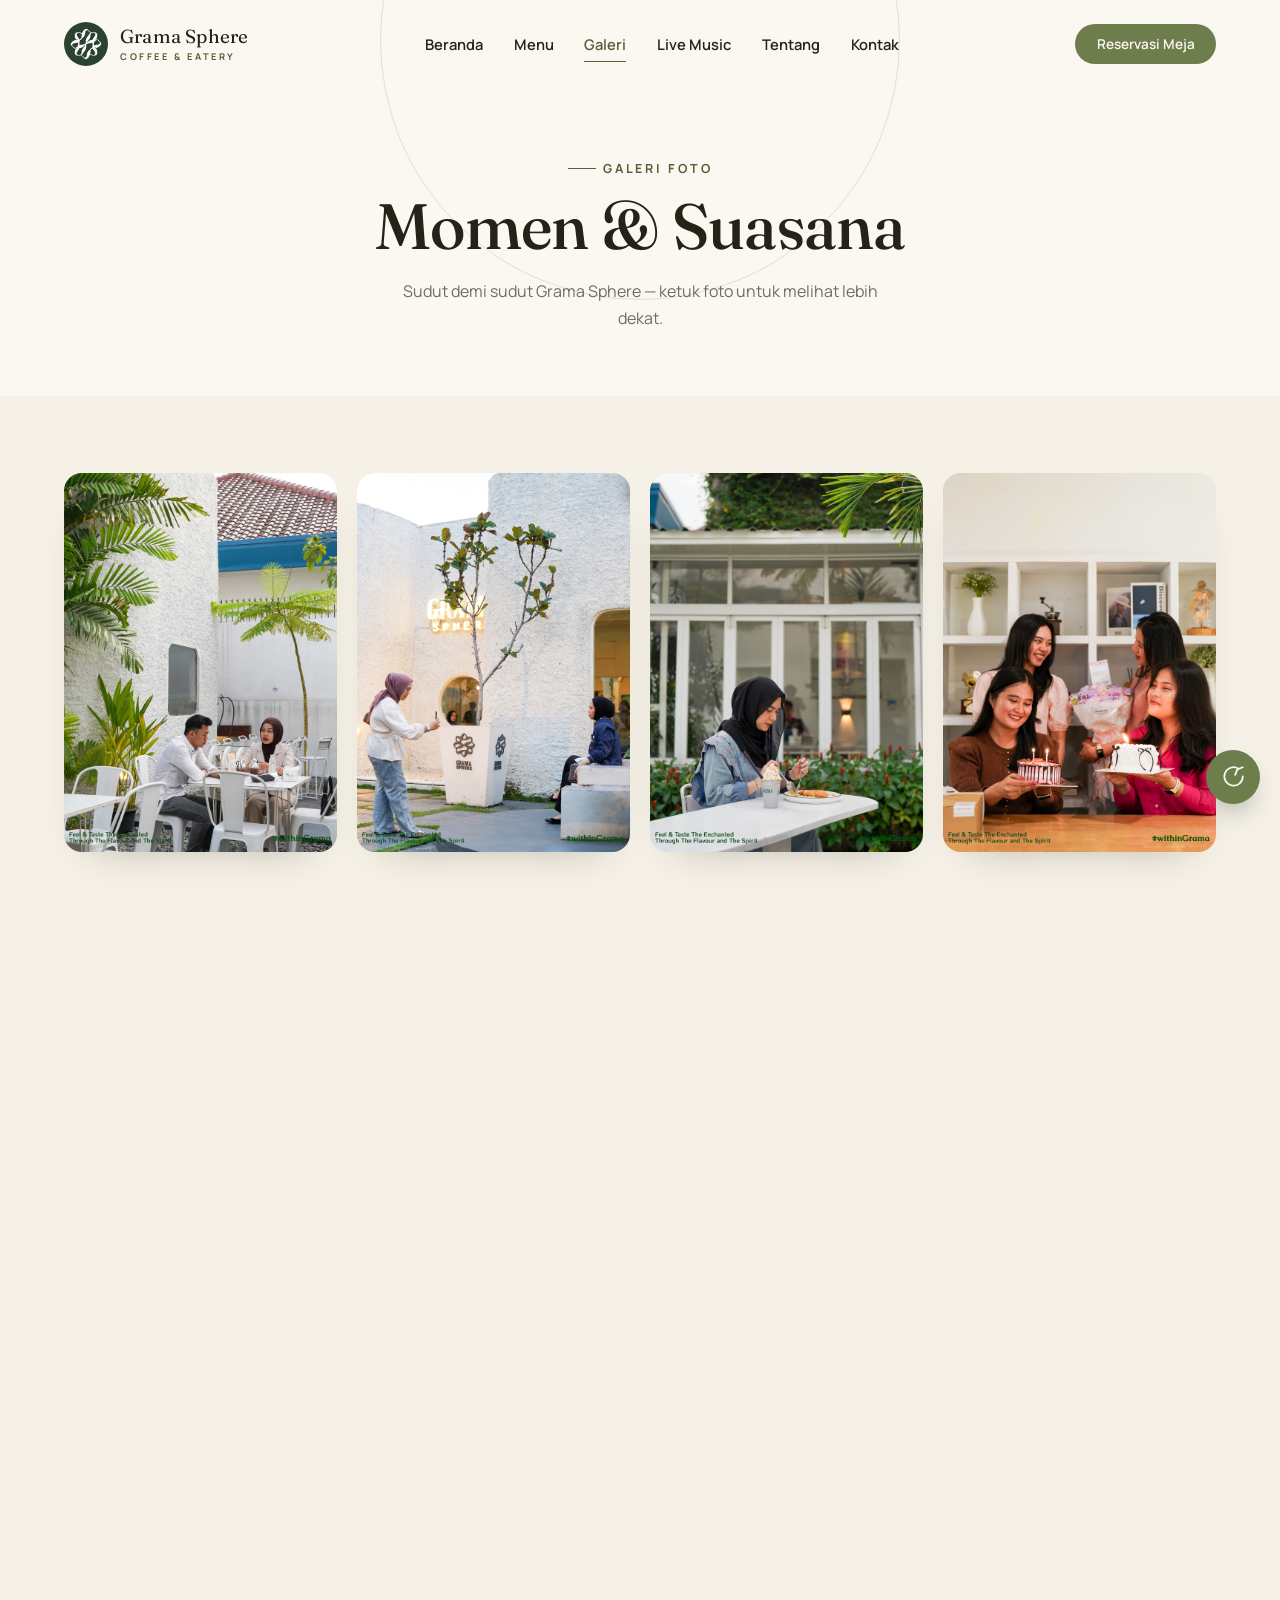
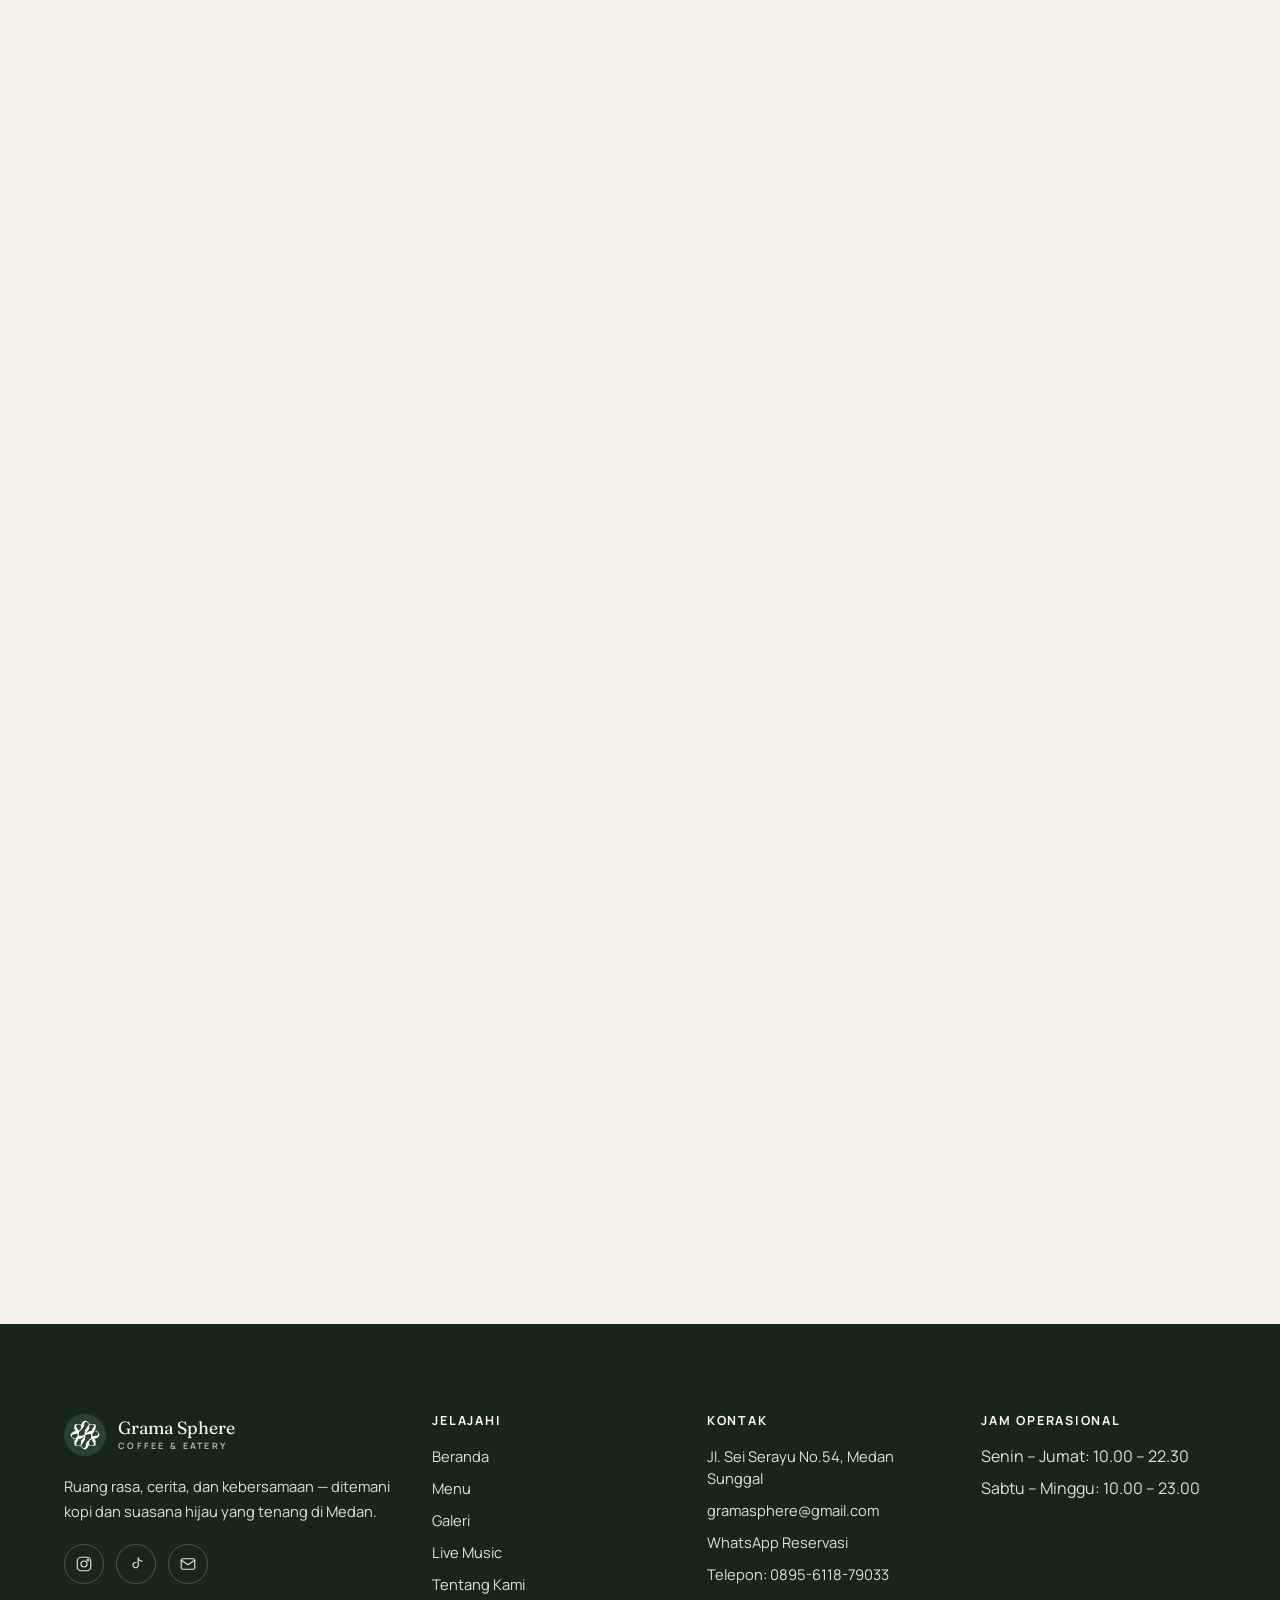
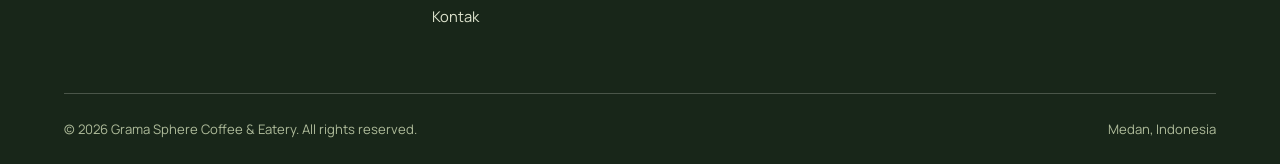
<file: gallery.html>
<!doctype html>
<html lang="id">
<head>
<meta charset="UTF-8">
<meta name="viewport" content="width=device-width, initial-scale=1.0">
<title>Galeri — Grama Sphere Coffee & Eatery</title>
<meta name="description" content="Galeri foto suasana, ruang, dan momen di Grama Sphere Coffee & Eatery, Medan.">
<link rel="icon" href="assets/logo-gramasphere.jpg" type="image/jpeg">
<link rel="preconnect" href="https://fonts.googleapis.com">
<link rel="preconnect" href="https://fonts.gstatic.com" crossorigin>
<link href="https://fonts.googleapis.com/css2?family=Fraunces:ital,opsz,wght@0,9..144,300;0,9..144,400;0,9..144,500;0,9..144,600;1,9..144,400;1,9..144,500&family=Manrope:wght@300;400;500;600;700;800&display=swap" rel="stylesheet">
<link rel="stylesheet" href="css/style.css">
</head>
<body class="no-hero">
<a href="#main" class="skip-link">Lompat ke konten utama</a>

<header class="site-header scrolled">
  <div class="container">
    <a href="index.html" class="brand">
      <img src="assets/logo-gramasphere.jpg" alt="Logo Grama Sphere Coffee & Eatery">
      <span class="brand-name">Grama Sphere<span>COFFEE &amp; EATERY</span></span>
    </a>
    <nav class="nav-desktop" aria-label="Navigasi utama">
      <a href="index.html" class="nav-link">Beranda</a>
      <a href="menu.html" class="nav-link">Menu</a>
      <a href="gallery.html" class="nav-link active">Galeri</a>
      <a href="music.html" class="nav-link">Live Music</a>
      <a href="about.html" class="nav-link">Tentang</a>
      <a href="contact.html" class="nav-link">Kontak</a>
    </nav>
    <div class="nav-cta">
      <a href="https://wa.me/62895611879033?text=Halo%20Grama%20Sphere%2C%20saya%20ingin%20reservasi%20meja" class="btn btn-whatsapp" target="_blank" rel="noopener">Reservasi Meja</a>
    </div>
  </div>
</header>

<main id="main">
  <section class="page-intro">
    <span class="sphere-ring" aria-hidden="true"></span>
    <div class="container">
      <span class="eyebrow">Galeri Foto</span>
      <h1>Momen &amp; Suasana</h1>
      <p>Sudut demi sudut Grama Sphere — ketuk foto untuk melihat lebih dekat.</p>
    </div>
  </section>

  <section class="section-tight">
    <div class="container">
      <div class="masonry">
        <a href="assets/galery/1.jpg" class="media-card reveal expand" data-lightbox-group="gallery"><img src="assets/galery/1.jpg" alt="Galeri Grama Sphere 1" loading="lazy" width="600" height="800"></a>
        <a href="assets/galery/2.jpg" class="media-card reveal expand" data-lightbox-group="gallery"><img src="assets/galery/2.jpg" alt="Galeri Grama Sphere 2" loading="lazy" width="600" height="800"></a>
        <a href="assets/galery/3.jpg" class="media-card reveal expand" data-lightbox-group="gallery"><img src="assets/galery/3.jpg" alt="Galeri Grama Sphere 3" loading="lazy" width="600" height="800"></a>
        <a href="assets/galery/4.jpg" class="media-card reveal expand" data-lightbox-group="gallery"><img src="assets/galery/4.jpg" alt="Galeri Grama Sphere 4" loading="lazy" width="600" height="800"></a>
        <a href="assets/galery/5.jpg" class="media-card reveal expand" data-lightbox-group="gallery"><img src="assets/galery/5.jpg" alt="Galeri Grama Sphere 5" loading="lazy" width="600" height="800"></a>
        <a href="assets/galery/6.jpg" class="media-card reveal expand" data-lightbox-group="gallery"><img src="assets/galery/6.jpg" alt="Galeri Grama Sphere 6" loading="lazy" width="600" height="800"></a>
        <a href="assets/galery/7.jpg" class="media-card reveal expand" data-lightbox-group="gallery"><img src="assets/galery/7.jpg" alt="Galeri Grama Sphere 7" loading="lazy" width="600" height="800"></a>
        <a href="assets/galery/8.jpg" class="media-card reveal expand" data-lightbox-group="gallery"><img src="assets/galery/8.jpg" alt="Galeri Grama Sphere 8" loading="lazy" width="600" height="800"></a>
        <a href="assets/galery/9.jpg" class="media-card reveal expand" data-lightbox-group="gallery"><img src="assets/galery/9.jpg" alt="Galeri Grama Sphere 9" loading="lazy" width="600" height="800"></a>
        <a href="assets/galery/10.jpg" class="media-card reveal expand" data-lightbox-group="gallery"><img src="assets/galery/10.jpg" alt="Galeri Grama Sphere 10" loading="lazy" width="600" height="800"></a>
        <a href="assets/galery/11.jpg" class="media-card reveal expand" data-lightbox-group="gallery"><img src="assets/galery/11.jpg" alt="Galeri Grama Sphere 11" loading="lazy" width="600" height="800"></a>
        <a href="assets/galery/12.jpg" class="media-card reveal expand" data-lightbox-group="gallery"><img src="assets/galery/12.jpg" alt="Galeri Grama Sphere 12" loading="lazy" width="600" height="800"></a>
        <a href="assets/galery/13.jpg" class="media-card reveal expand" data-lightbox-group="gallery"><img src="assets/galery/13.jpg" alt="Galeri Grama Sphere 13" loading="lazy" width="600" height="800"></a>
        <a href="assets/galery/14.jpg" class="media-card reveal expand" data-lightbox-group="gallery"><img src="assets/galery/14.jpg" alt="Galeri Grama Sphere 14" loading="lazy" width="600" height="800"></a>
        <a href="assets/galery/15.jpg" class="media-card reveal expand" data-lightbox-group="gallery"><img src="assets/galery/15.jpg" alt="Galeri Grama Sphere 15" loading="lazy" width="600" height="800"></a>
        <a href="assets/galery/16.jpg" class="media-card reveal expand" data-lightbox-group="gallery"><img src="assets/galery/16.jpg" alt="Galeri Grama Sphere 16" loading="lazy" width="600" height="800"></a>
        <a href="assets/galery/17.jpg" class="media-card reveal expand" data-lightbox-group="gallery"><img src="assets/galery/17.jpg" alt="Galeri Grama Sphere 17" loading="lazy" width="600" height="800"></a>
        <a href="assets/galery/18.jpg" class="media-card reveal expand" data-lightbox-group="gallery"><img src="assets/galery/18.jpg" alt="Galeri Grama Sphere 18" loading="lazy" width="600" height="800"></a>
        <a href="assets/galery/19.jpg" class="media-card reveal expand" data-lightbox-group="gallery"><img src="assets/galery/19.jpg" alt="Galeri Grama Sphere 19" loading="lazy" width="600" height="800"></a>
        <a href="assets/galery/20.jpg" class="media-card reveal expand" data-lightbox-group="gallery"><img src="assets/galery/20.jpg" alt="Galeri Grama Sphere 20" loading="lazy" width="600" height="800"></a>
        <a href="assets/galery/21.jpg" class="media-card reveal expand" data-lightbox-group="gallery"><img src="assets/galery/21.jpg" alt="Galeri Grama Sphere 21" loading="lazy" width="600" height="800"></a>
        <a href="assets/galery/22.jpg" class="media-card reveal expand" data-lightbox-group="gallery"><img src="assets/galery/22.jpg" alt="Galeri Grama Sphere 22" loading="lazy" width="600" height="800"></a>
        <a href="assets/galery/23.jpg" class="media-card reveal expand" data-lightbox-group="gallery"><img src="assets/galery/23.jpg" alt="Galeri Grama Sphere 23" loading="lazy" width="600" height="800"></a>
        <a href="assets/galery/24.jpg" class="media-card reveal expand" data-lightbox-group="gallery"><img src="assets/galery/24.jpg" alt="Galeri Grama Sphere 24" loading="lazy" width="600" height="800"></a>
      </div>
    </div>
  </section>
</main>

<footer class="site-footer">
  <div class="container">
    <div class="footer-grid">
      <div>
        <div class="footer-brand">
          <img src="assets/logo-gramasphere.jpg" alt="Logo Grama Sphere">
          <span class="footer-brand-name">Grama Sphere<span>COFFEE &amp; EATERY</span></span>
        </div>
        <p>Ruang rasa, cerita, dan kebersamaan — ditemani kopi dan suasana hijau yang tenang di Medan.</p>
        <div class="footer-social">
          <a href="https://www.instagram.com/gramasphere/" target="_blank" rel="noopener" aria-label="Instagram"><svg viewBox="0 0 24 24" fill="none" stroke-width="1.6"><rect x="3" y="3" width="18" height="18" rx="5"/><circle cx="12" cy="12" r="4"/><circle cx="17.2" cy="6.8" r="1"/></svg></a>
          <a href="https://www.tiktok.com/@grama.sphere" target="_blank" rel="noopener" aria-label="TikTok"><svg viewBox="0 0 24 24" fill="none" stroke-width="1.6" stroke-linecap="round" stroke-linejoin="round"><path d="M15 4v9.5a3.5 3.5 0 1 1-3-3.46"/><path d="M15 4c.5 2.5 2 4 5 4.2"/></svg></a>
          <a href="mailto:gramasphere@gmail.com" aria-label="Email"><svg viewBox="0 0 24 24" fill="none" stroke-width="1.6" stroke-linecap="round" stroke-linejoin="round"><rect x="3" y="5" width="18" height="14" rx="2"/><path d="M3 7l9 6 9-6"/></svg></a>
        </div>
      </div>
      <div class="footer-col">
        <h4>Jelajahi</h4>
        <ul>
          <li><a href="index.html">Beranda</a></li>
          <li><a href="menu.html">Menu</a></li>
          <li><a href="gallery.html">Galeri</a></li>
          <li><a href="music.html">Live Music</a></li>
          <li><a href="about.html">Tentang Kami</a></li>
          <li><a href="contact.html">Kontak</a></li>
        </ul>
      </div>
      <div class="footer-col">
        <h4>Kontak</h4>
        <ul>
          <li><a href="https://www.google.com/maps?q=GRAMA+SPHERE+COFFEE,+Jl.+Sei+Serayu+No.54,+Babura+Sunggal,+Kec.+Medan+Sunggal,+Kota+Medan,+Sumatera+Utara+20154&ftid=0x30312f76e06e2597:0x356244aba636da60" target="_blank" rel="noopener">Jl. Sei Serayu No.54, Medan Sunggal</a></li>
          <li><a href="mailto:gramasphere@gmail.com">gramasphere@gmail.com</a></li>
          <li><a href="https://wa.me/62895611879033" target="_blank" rel="noopener">WhatsApp Reservasi</a></li>
          <li><a href="tel:+62895611879033">Telepon: 0895-6118-79033</a></li>
        </ul>
      </div>
      <div class="footer-col">
        <h4>Jam Operasional</h4>
        <ul>
          <li>Senin – Jumat: 10.00 – 22.30</li>
          <li>Sabtu – Minggu: 10.00 – 23.00</li>
        </ul>
      </div>
    </div>
    <div class="footer-bottom">
      <span>&copy; <span data-year></span> Grama Sphere Coffee &amp; Eatery. All rights reserved.</span>
      <span>Medan, Indonesia</span>
    </div>
  </div>
</footer>

<a class="wa-float" href="https://wa.me/62895611879033?text=Halo%20Grama%20Sphere%2C%20saya%20ingin%20reservasi%20meja" target="_blank" rel="noopener" aria-label="Chat WhatsApp">
  <svg viewBox="0 0 24 24" fill="none" stroke-width="1.6" stroke-linecap="round" stroke-linejoin="round"><path d="M21 11.5a8.5 8.5 0 1 1-4-7.2"/><path d="M21 3l-5 2-2 5"/></svg>
</a>

<nav class="bottom-nav" aria-label="Navigasi mobile">
  <ul>
    <li><a href="index.html"><svg viewBox="0 0 24 24" fill="none" stroke-width="1.6" stroke-linecap="round" stroke-linejoin="round"><path d="M4 11.5 12 4l8 7.5"/><path d="M6 10v9h12v-9"/></svg>Beranda</a></li>
    <li><a href="menu.html"><svg viewBox="0 0 24 24" fill="none" stroke-width="1.6" stroke-linecap="round" stroke-linejoin="round"><path d="M6 3v6M9 3v6M6 9c0 3-1 4-1 4v8h4v-8s-1-1-1-4M15 3v18M15 3c3 0 5 2 5 5s-2 4-5 4"/></svg>Menu</a></li>
    <li><a href="gallery.html" class="active"><svg viewBox="0 0 24 24" fill="none" stroke-width="1.6" stroke-linecap="round" stroke-linejoin="round"><rect x="3" y="4" width="18" height="16" rx="2"/><circle cx="9" cy="10" r="2"/><path d="M21 16l-5-5-4 4-3-3-6 6"/></svg>Galeri</a></li>
    <li><a href="music.html"><svg viewBox="0 0 24 24" fill="none" stroke-width="1.6" stroke-linecap="round" stroke-linejoin="round"><path d="M9 18V5l10-2v13"/><circle cx="6" cy="18" r="3"/><circle cx="16" cy="16" r="3"/></svg>Music</a></li>
    <li><a href="about.html"><svg viewBox="0 0 24 24" fill="none" stroke-width="1.6" stroke-linecap="round" stroke-linejoin="round"><circle cx="12" cy="12" r="9"/><path d="M12 8h.01M11 12h1v5h1"/></svg>Tentang</a></li>
    <li><a href="contact.html"><svg viewBox="0 0 24 24" fill="none" stroke-width="1.6" stroke-linecap="round" stroke-linejoin="round"><path d="M12 21s-7-6.2-7-11a7 7 0 1 1 14 0c0 4.8-7 11-7 11z"/><circle cx="12" cy="10" r="2.5"/></svg>Kontak</a></li>
  </ul>
</nav>

<script src="js/main.js"></script>
</body>
</html>
</file>
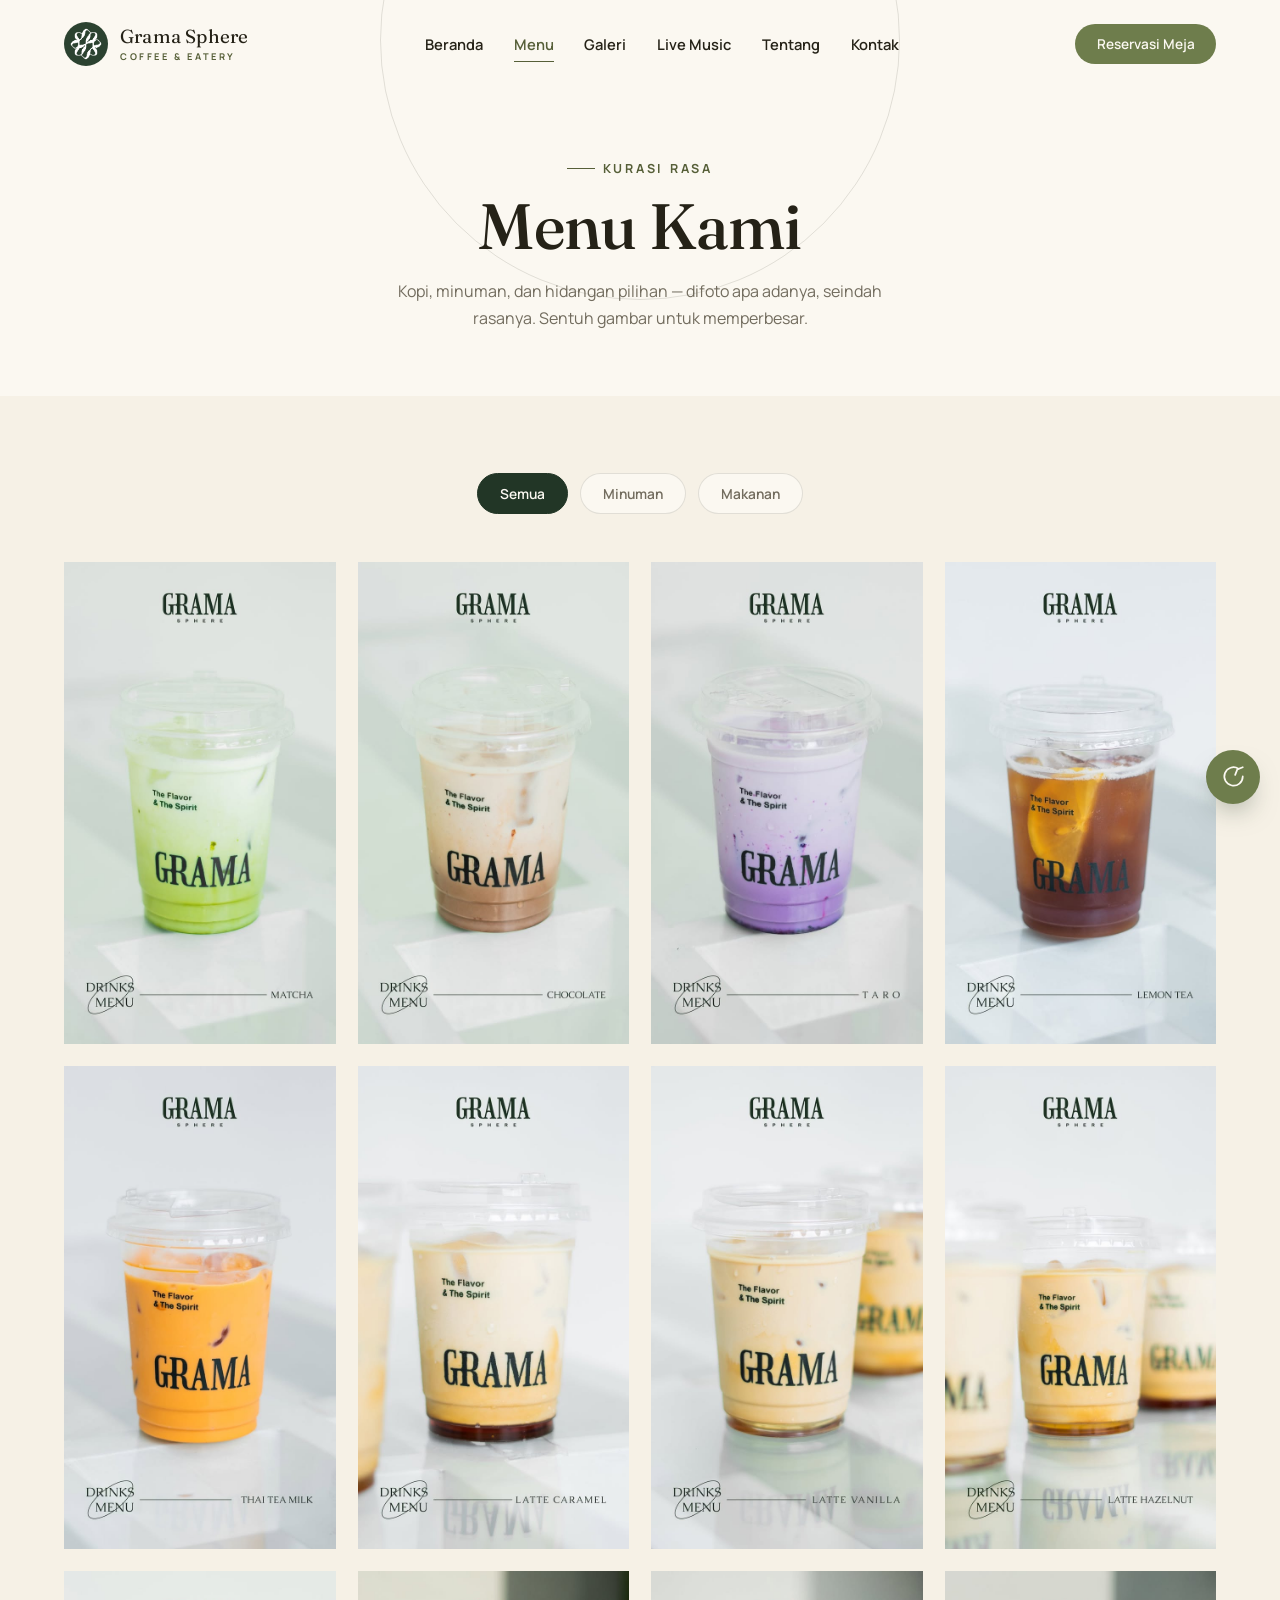
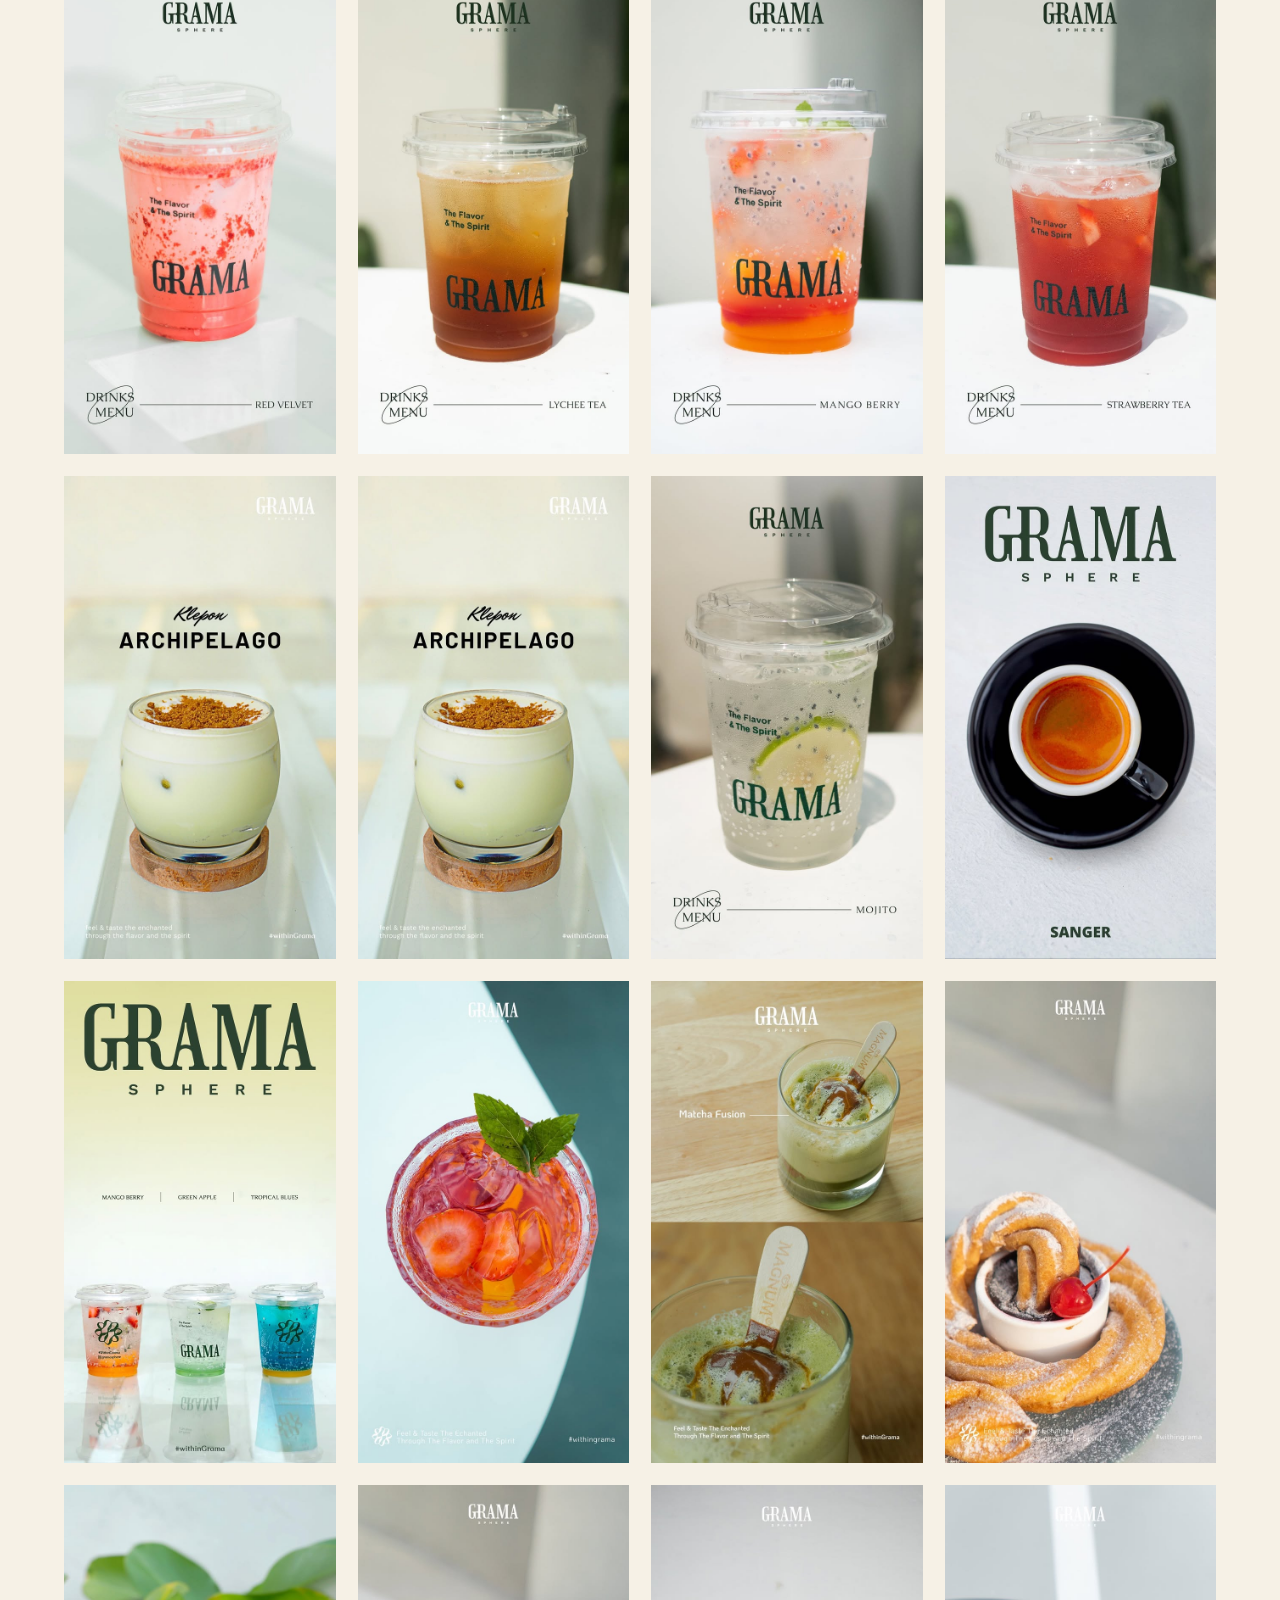
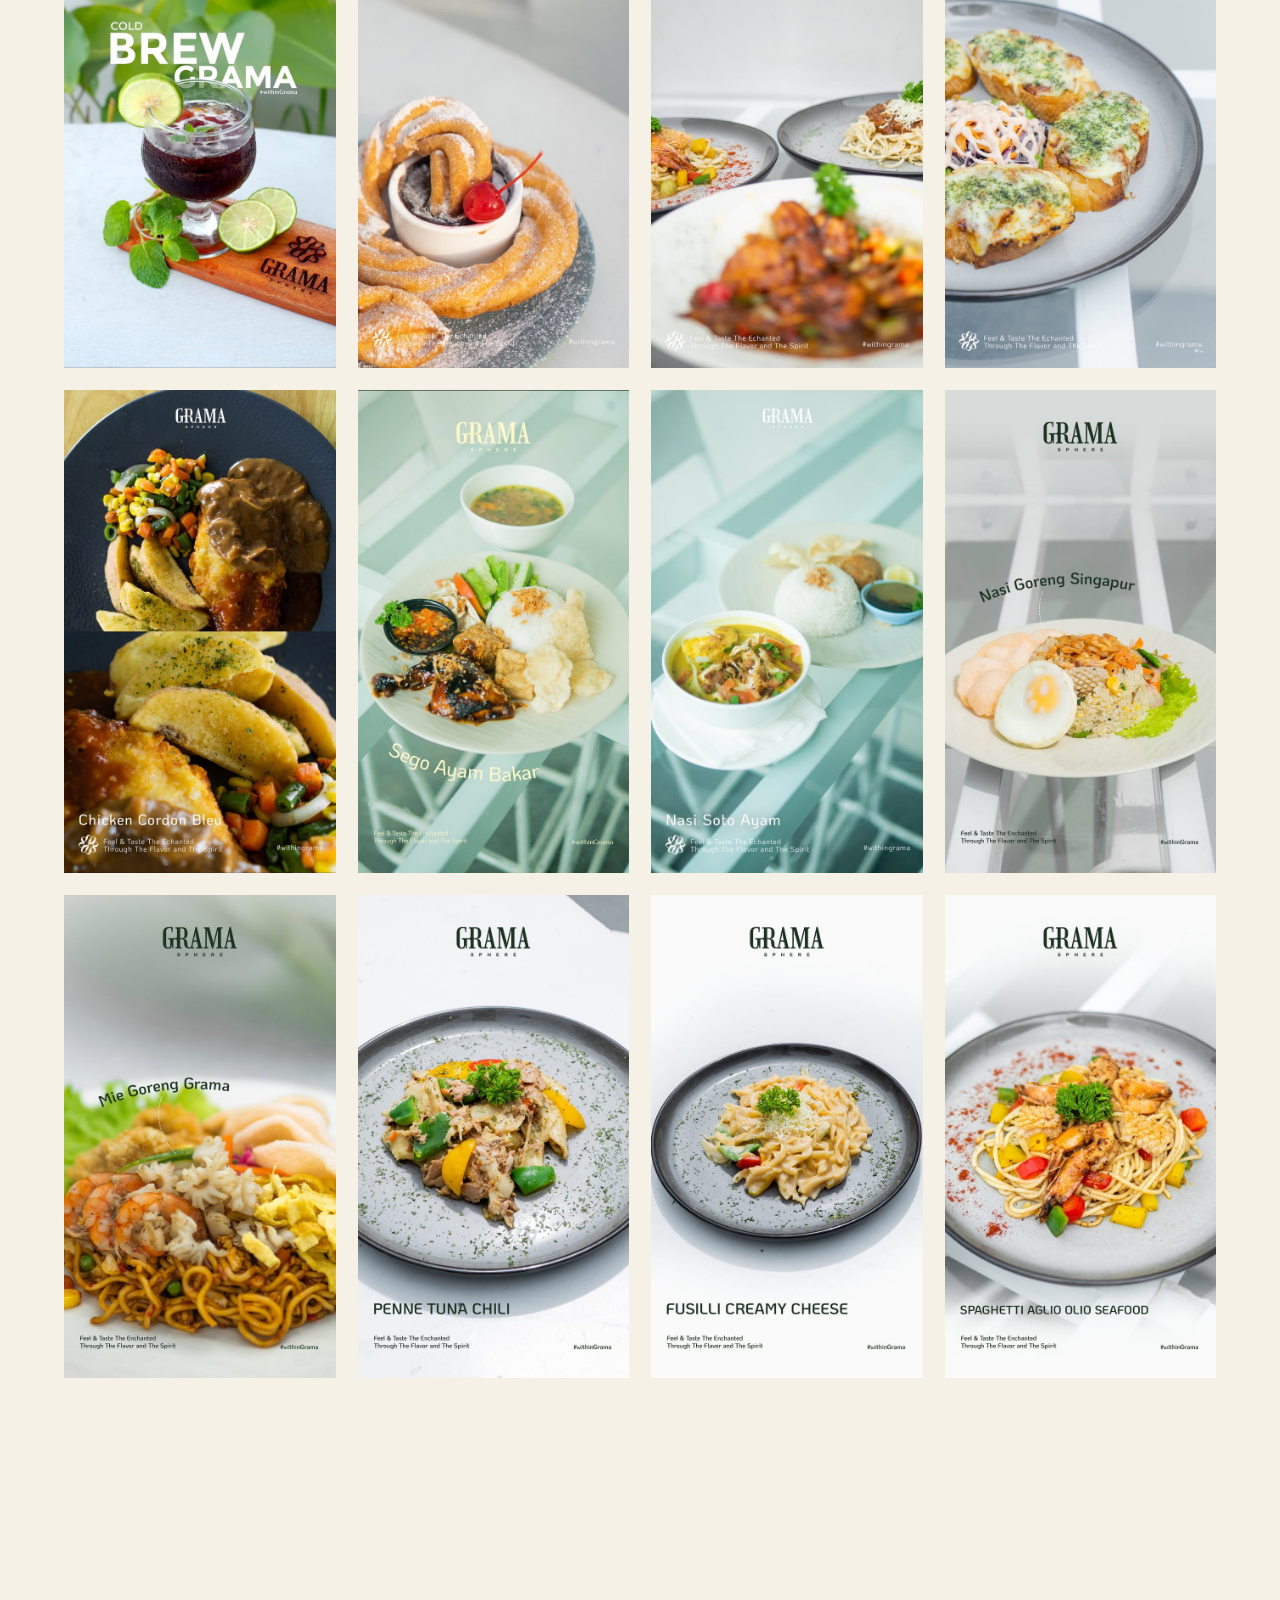
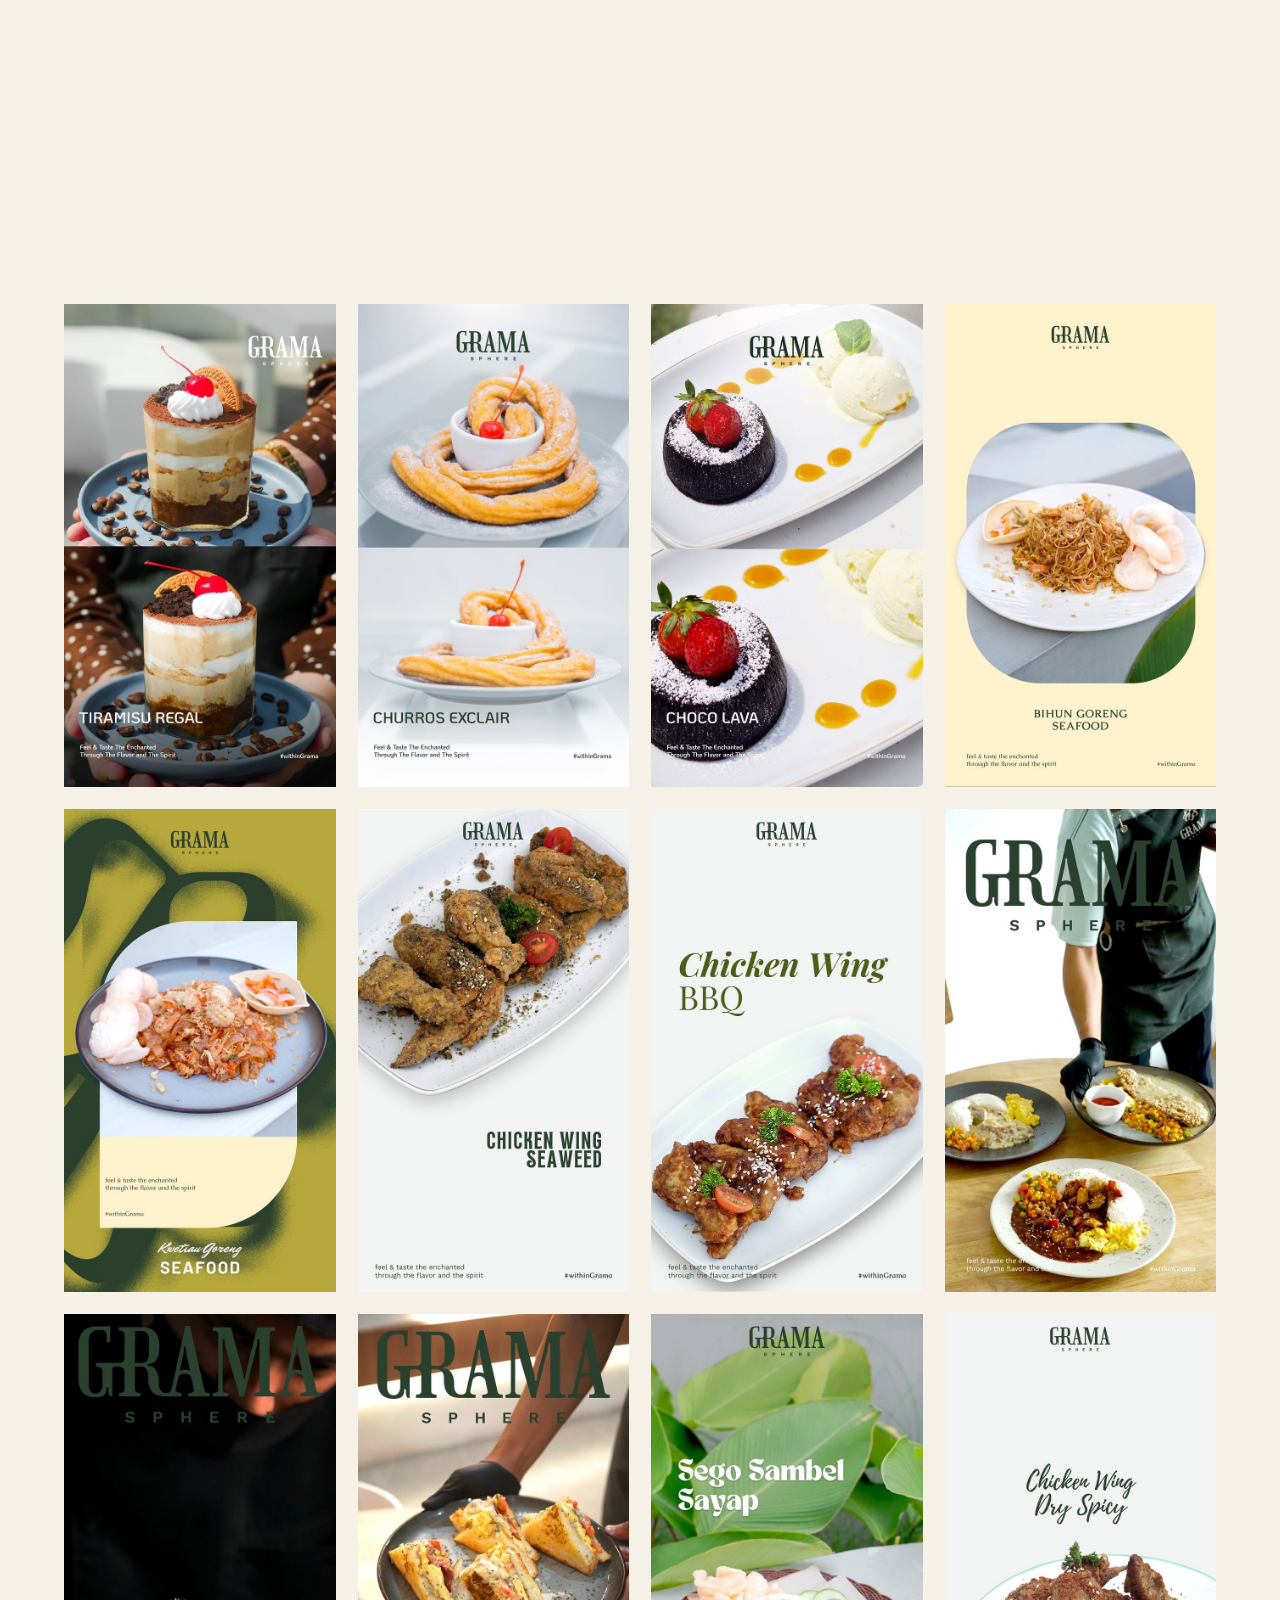
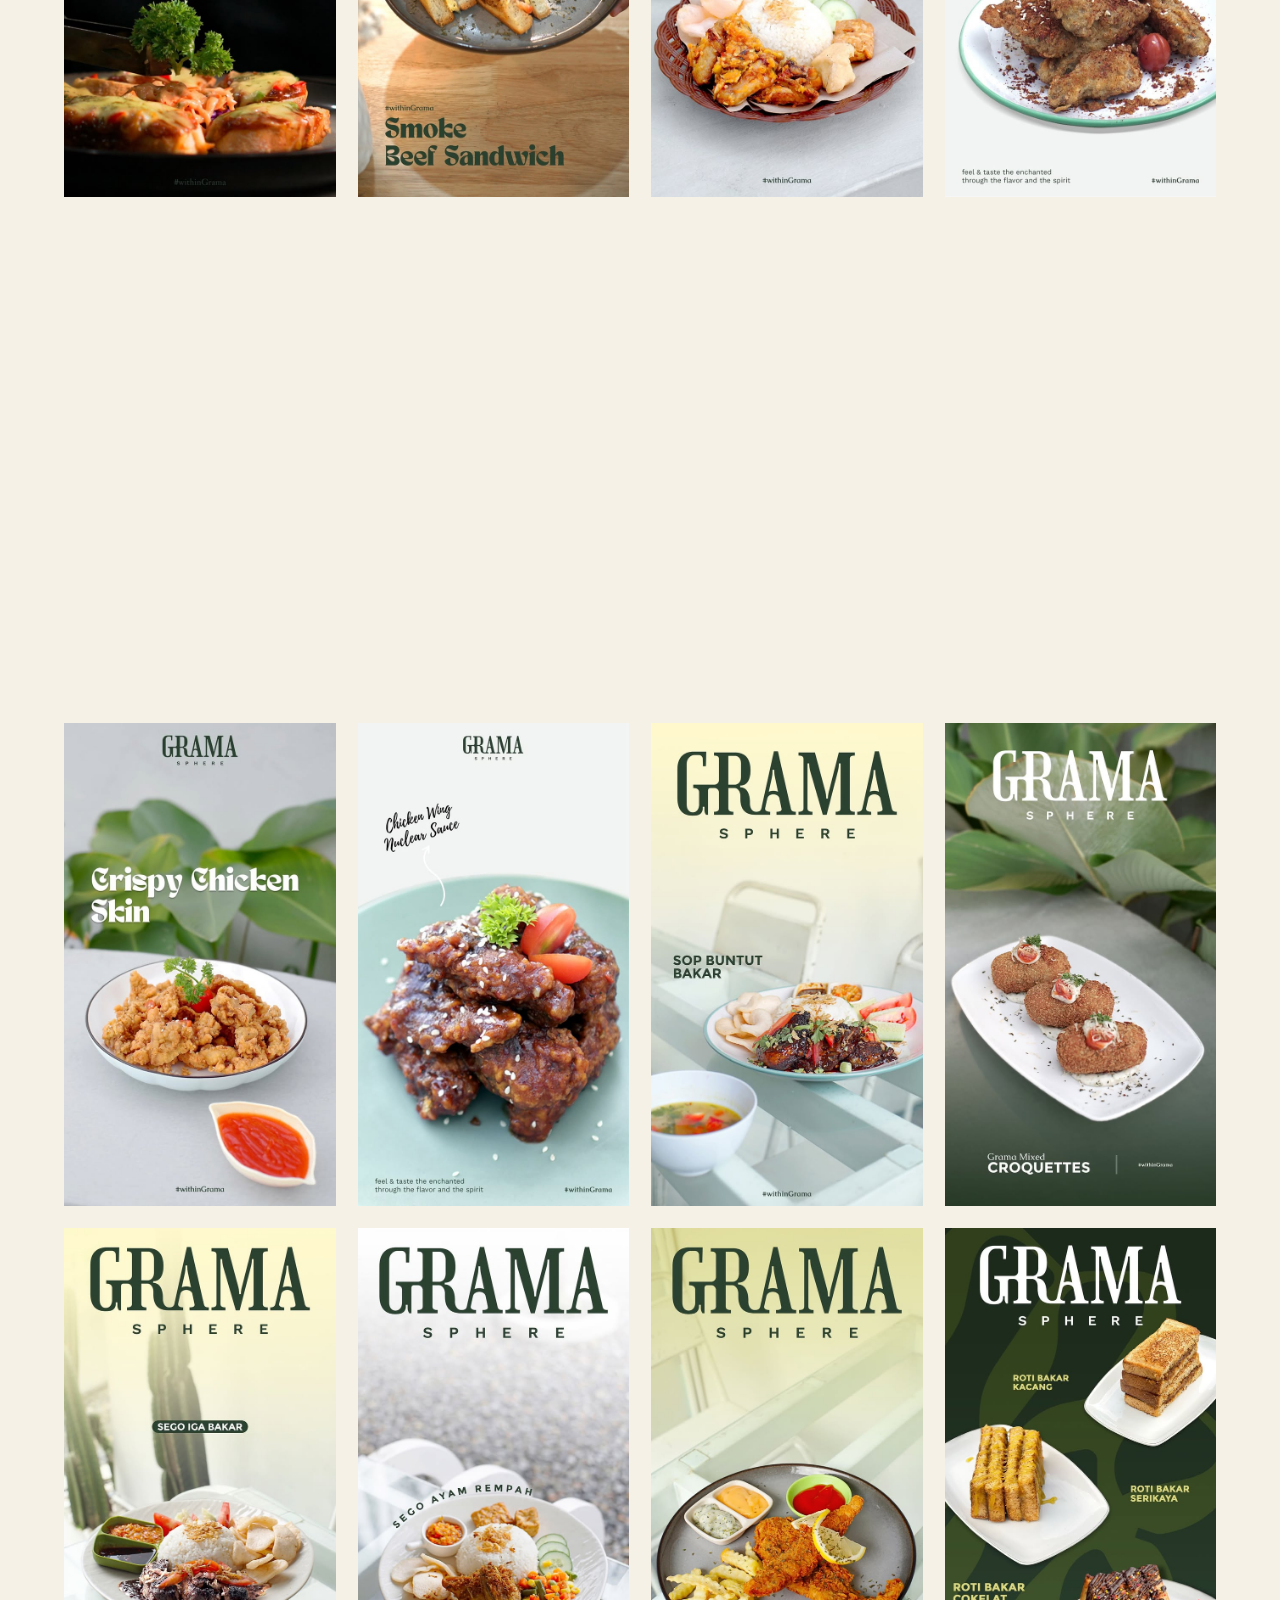
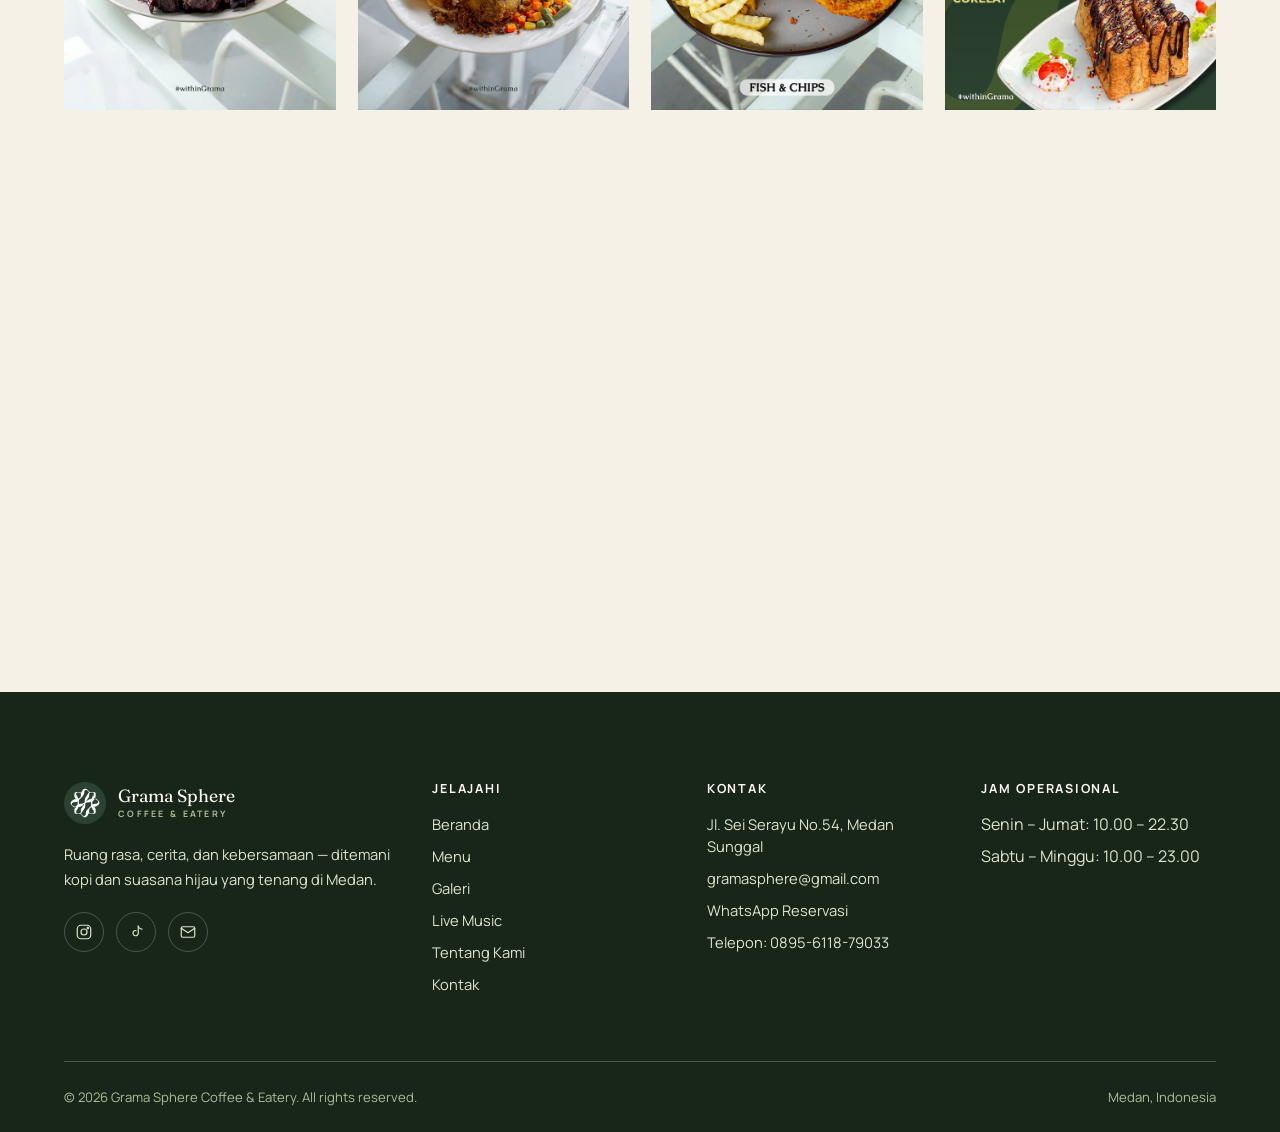
<file: menu.html>
<!doctype html>
<html lang="id">
<head>
<meta charset="UTF-8">
<meta name="viewport" content="width=device-width, initial-scale=1.0">
<title>Menu — Grama Sphere Coffee & Eatery</title>
<meta name="description" content="Jelajahi menu kopi, minuman, dan makanan Grama Sphere Coffee & Eatery, Medan.">
<link rel="icon" href="assets/logo-gramasphere.jpg" type="image/jpeg">
<link rel="preconnect" href="https://fonts.googleapis.com">
<link rel="preconnect" href="https://fonts.gstatic.com" crossorigin>
<link href="https://fonts.googleapis.com/css2?family=Fraunces:ital,opsz,wght@0,9..144,300;0,9..144,400;0,9..144,500;0,9..144,600;1,9..144,400;1,9..144,500&family=Manrope:wght@300;400;500;600;700;800&display=swap" rel="stylesheet">
<link rel="stylesheet" href="css/style.css">
</head>
<body class="no-hero">
<a href="#main" class="skip-link">Lompat ke konten utama</a>

<header class="site-header scrolled">
  <div class="container">
    <a href="index.html" class="brand">
      <img src="assets/logo-gramasphere.jpg" alt="Logo Grama Sphere Coffee & Eatery">
      <span class="brand-name">Grama Sphere<span>COFFEE &amp; EATERY</span></span>
    </a>
    <nav class="nav-desktop" aria-label="Navigasi utama">
      <a href="index.html" class="nav-link">Beranda</a>
      <a href="menu.html" class="nav-link active">Menu</a>
      <a href="gallery.html" class="nav-link">Galeri</a>
      <a href="music.html" class="nav-link">Live Music</a>
      <a href="about.html" class="nav-link">Tentang</a>
      <a href="contact.html" class="nav-link">Kontak</a>
    </nav>
    <div class="nav-cta">
      <a href="https://wa.me/62895611879033?text=Halo%20Grama%20Sphere%2C%20saya%20ingin%20reservasi%20meja" class="btn btn-whatsapp" target="_blank" rel="noopener">Reservasi Meja</a>
    </div>
  </div>
</header>

<main id="main">
  <section class="page-intro">
    <span class="sphere-ring" aria-hidden="true"></span>
    <div class="container">
      <span class="eyebrow">Kurasi Rasa</span>
      <h1>Menu Kami</h1>
      <p>Kopi, minuman, dan hidangan pilihan — difoto apa adanya, seindah rasanya. Sentuh gambar untuk memperbesar.</p>
    </div>
  </section>

  <section class="section-tight">
    <div class="container">
      <div class="filter-tabs" role="tablist" aria-label="Filter kategori menu">
        <button class="filter-btn active" data-filter="all">Semua</button>
        <button class="filter-btn" data-filter="minuman">Minuman</button>
        <button class="filter-btn" data-filter="makanan">Makanan</button>
      </div>
      <div class="menu-grid">
        <div class="menu-card reveal" data-category="minuman"><a href="assets/menu/drink/1.jpg" class="media-card ratio-4-5 expand" data-lightbox-group="menu"><img src="assets/menu/drink/1.jpg" alt="Minuman Grama Sphere 1" loading="lazy" width="500" height="625"></a></div>
        <div class="menu-card reveal" data-category="minuman"><a href="assets/menu/drink/2.jpg" class="media-card ratio-4-5 expand" data-lightbox-group="menu"><img src="assets/menu/drink/2.jpg" alt="Minuman Grama Sphere 2" loading="lazy" width="500" height="625"></a></div>
        <div class="menu-card reveal" data-category="minuman"><a href="assets/menu/drink/3.jpg" class="media-card ratio-4-5 expand" data-lightbox-group="menu"><img src="assets/menu/drink/3.jpg" alt="Minuman Grama Sphere 3" loading="lazy" width="500" height="625"></a></div>
        <div class="menu-card reveal" data-category="minuman"><a href="assets/menu/drink/4.jpg" class="media-card ratio-4-5 expand" data-lightbox-group="menu"><img src="assets/menu/drink/4.jpg" alt="Minuman Grama Sphere 4" loading="lazy" width="500" height="625"></a></div>
        <div class="menu-card reveal" data-category="minuman"><a href="assets/menu/drink/5.jpg" class="media-card ratio-4-5 expand" data-lightbox-group="menu"><img src="assets/menu/drink/5.jpg" alt="Minuman Grama Sphere 5" loading="lazy" width="500" height="625"></a></div>
        <div class="menu-card reveal" data-category="minuman"><a href="assets/menu/drink/6.jpg" class="media-card ratio-4-5 expand" data-lightbox-group="menu"><img src="assets/menu/drink/6.jpg" alt="Minuman Grama Sphere 6" loading="lazy" width="500" height="625"></a></div>
        <div class="menu-card reveal" data-category="minuman"><a href="assets/menu/drink/7.jpg" class="media-card ratio-4-5 expand" data-lightbox-group="menu"><img src="assets/menu/drink/7.jpg" alt="Minuman Grama Sphere 7" loading="lazy" width="500" height="625"></a></div>
        <div class="menu-card reveal" data-category="minuman"><a href="assets/menu/drink/8.jpg" class="media-card ratio-4-5 expand" data-lightbox-group="menu"><img src="assets/menu/drink/8.jpg" alt="Minuman Grama Sphere 8" loading="lazy" width="500" height="625"></a></div>
        <div class="menu-card reveal" data-category="minuman"><a href="assets/menu/drink/9.jpg" class="media-card ratio-4-5 expand" data-lightbox-group="menu"><img src="assets/menu/drink/9.jpg" alt="Minuman Grama Sphere 9" loading="lazy" width="500" height="625"></a></div>
        <div class="menu-card reveal" data-category="minuman"><a href="assets/menu/drink/10.jpg" class="media-card ratio-4-5 expand" data-lightbox-group="menu"><img src="assets/menu/drink/10.jpg" alt="Minuman Grama Sphere 10" loading="lazy" width="500" height="625"></a></div>
        <div class="menu-card reveal" data-category="minuman"><a href="assets/menu/drink/11.jpg" class="media-card ratio-4-5 expand" data-lightbox-group="menu"><img src="assets/menu/drink/11.jpg" alt="Minuman Grama Sphere 11" loading="lazy" width="500" height="625"></a></div>
        <div class="menu-card reveal" data-category="minuman"><a href="assets/menu/drink/12.jpg" class="media-card ratio-4-5 expand" data-lightbox-group="menu"><img src="assets/menu/drink/12.jpg" alt="Minuman Grama Sphere 12" loading="lazy" width="500" height="625"></a></div>
        <div class="menu-card reveal" data-category="minuman"><a href="assets/menu/drink/13.jpg" class="media-card ratio-4-5 expand" data-lightbox-group="menu"><img src="assets/menu/drink/13.jpg" alt="Minuman Grama Sphere 13" loading="lazy" width="500" height="625"></a></div>
        <div class="menu-card reveal" data-category="minuman"><a href="assets/menu/drink/14.jpg" class="media-card ratio-4-5 expand" data-lightbox-group="menu"><img src="assets/menu/drink/14.jpg" alt="Minuman Grama Sphere 14" loading="lazy" width="500" height="625"></a></div>
        <div class="menu-card reveal" data-category="minuman"><a href="assets/menu/drink/15.jpg" class="media-card ratio-4-5 expand" data-lightbox-group="menu"><img src="assets/menu/drink/15.jpg" alt="Minuman Grama Sphere 15" loading="lazy" width="500" height="625"></a></div>
        <div class="menu-card reveal" data-category="minuman"><a href="assets/menu/drink/16.jpg" class="media-card ratio-4-5 expand" data-lightbox-group="menu"><img src="assets/menu/drink/16.jpg" alt="Minuman Grama Sphere 16" loading="lazy" width="500" height="625"></a></div>
        <div class="menu-card reveal" data-category="minuman"><a href="assets/menu/drink/17.jpg" class="media-card ratio-4-5 expand" data-lightbox-group="menu"><img src="assets/menu/drink/17.jpg" alt="Minuman Grama Sphere 17" loading="lazy" width="500" height="625"></a></div>
        <div class="menu-card reveal" data-category="minuman"><a href="assets/menu/drink/18.jpg" class="media-card ratio-4-5 expand" data-lightbox-group="menu"><img src="assets/menu/drink/18.jpg" alt="Minuman Grama Sphere 18" loading="lazy" width="500" height="625"></a></div>
        <div class="menu-card reveal" data-category="minuman"><a href="assets/menu/drink/19.jpg" class="media-card ratio-4-5 expand" data-lightbox-group="menu"><img src="assets/menu/drink/19.jpg" alt="Minuman Grama Sphere 19" loading="lazy" width="500" height="625"></a></div>
        <div class="menu-card reveal" data-category="minuman"><a href="assets/menu/drink/20.jpg" class="media-card ratio-4-5 expand" data-lightbox-group="menu"><img src="assets/menu/drink/20.jpg" alt="Minuman Grama Sphere 20" loading="lazy" width="500" height="625"></a></div>
        <div class="menu-card reveal" data-category="minuman"><a href="assets/menu/drink/21.jpg" class="media-card ratio-4-5 expand" data-lightbox-group="menu"><img src="assets/menu/drink/21.jpg" alt="Minuman Grama Sphere 21" loading="lazy" width="500" height="625"></a></div>
        <div class="menu-card reveal" data-category="makanan"><a href="assets/menu/food/f1.jpg" class="media-card ratio-4-5 expand" data-lightbox-group="menu"><img src="assets/menu/food/f1.jpg" alt="Makanan Grama Sphere 1" loading="lazy" width="500" height="625"></a></div>
        <div class="menu-card reveal" data-category="makanan"><a href="assets/menu/food/f2.jpg" class="media-card ratio-4-5 expand" data-lightbox-group="menu"><img src="assets/menu/food/f2.jpg" alt="Makanan Grama Sphere 2" loading="lazy" width="500" height="625"></a></div>
        <div class="menu-card reveal" data-category="makanan"><a href="assets/menu/food/f3.jpg" class="media-card ratio-4-5 expand" data-lightbox-group="menu"><img src="assets/menu/food/f3.jpg" alt="Makanan Grama Sphere 3" loading="lazy" width="500" height="625"></a></div>
        <div class="menu-card reveal" data-category="makanan"><a href="assets/menu/food/f4.jpg" class="media-card ratio-4-5 expand" data-lightbox-group="menu"><img src="assets/menu/food/f4.jpg" alt="Makanan Grama Sphere 4" loading="lazy" width="500" height="625"></a></div>
        <div class="menu-card reveal" data-category="makanan"><a href="assets/menu/food/f5.jpg" class="media-card ratio-4-5 expand" data-lightbox-group="menu"><img src="assets/menu/food/f5.jpg" alt="Makanan Grama Sphere 5" loading="lazy" width="500" height="625"></a></div>
        <div class="menu-card reveal" data-category="makanan"><a href="assets/menu/food/f6.jpg" class="media-card ratio-4-5 expand" data-lightbox-group="menu"><img src="assets/menu/food/f6.jpg" alt="Makanan Grama Sphere 6" loading="lazy" width="500" height="625"></a></div>
        <div class="menu-card reveal" data-category="makanan"><a href="assets/menu/food/f7.jpg" class="media-card ratio-4-5 expand" data-lightbox-group="menu"><img src="assets/menu/food/f7.jpg" alt="Makanan Grama Sphere 7" loading="lazy" width="500" height="625"></a></div>
        <div class="menu-card reveal" data-category="makanan"><a href="assets/menu/food/f8.jpg" class="media-card ratio-4-5 expand" data-lightbox-group="menu"><img src="assets/menu/food/f8.jpg" alt="Makanan Grama Sphere 8" loading="lazy" width="500" height="625"></a></div>
        <div class="menu-card reveal" data-category="makanan"><a href="assets/menu/food/f9.jpg" class="media-card ratio-4-5 expand" data-lightbox-group="menu"><img src="assets/menu/food/f9.jpg" alt="Makanan Grama Sphere 9" loading="lazy" width="500" height="625"></a></div>
        <div class="menu-card reveal" data-category="makanan"><a href="assets/menu/food/f10.jpg" class="media-card ratio-4-5 expand" data-lightbox-group="menu"><img src="assets/menu/food/f10.jpg" alt="Makanan Grama Sphere 10" loading="lazy" width="500" height="625"></a></div>
        <div class="menu-card reveal" data-category="makanan"><a href="assets/menu/food/f11.jpg" class="media-card ratio-4-5 expand" data-lightbox-group="menu"><img src="assets/menu/food/f11.jpg" alt="Makanan Grama Sphere 11" loading="lazy" width="500" height="625"></a></div>
        <div class="menu-card reveal" data-category="makanan"><a href="assets/menu/food/f12.jpg" class="media-card ratio-4-5 expand" data-lightbox-group="menu"><img src="assets/menu/food/f12.jpg" alt="Makanan Grama Sphere 12" loading="lazy" width="500" height="625"></a></div>
        <div class="menu-card reveal" data-category="makanan"><a href="assets/menu/food/f13.jpg" class="media-card ratio-4-5 expand" data-lightbox-group="menu"><img src="assets/menu/food/f13.jpg" alt="Makanan Grama Sphere 13" loading="lazy" width="500" height="625"></a></div>
        <div class="menu-card reveal" data-category="makanan"><a href="assets/menu/food/f14.jpg" class="media-card ratio-4-5 expand" data-lightbox-group="menu"><img src="assets/menu/food/f14.jpg" alt="Makanan Grama Sphere 14" loading="lazy" width="500" height="625"></a></div>
        <div class="menu-card reveal" data-category="makanan"><a href="assets/menu/food/f15.jpg" class="media-card ratio-4-5 expand" data-lightbox-group="menu"><img src="assets/menu/food/f15.jpg" alt="Makanan Grama Sphere 15" loading="lazy" width="500" height="625"></a></div>
        <div class="menu-card reveal" data-category="makanan"><a href="assets/menu/food/f16.jpg" class="media-card ratio-4-5 expand" data-lightbox-group="menu"><img src="assets/menu/food/f16.jpg" alt="Makanan Grama Sphere 16" loading="lazy" width="500" height="625"></a></div>
        <div class="menu-card reveal" data-category="makanan"><a href="assets/menu/food/f17.jpg" class="media-card ratio-4-5 expand" data-lightbox-group="menu"><img src="assets/menu/food/f17.jpg" alt="Makanan Grama Sphere 17" loading="lazy" width="500" height="625"></a></div>
        <div class="menu-card reveal" data-category="makanan"><a href="assets/menu/food/f18.jpg" class="media-card ratio-4-5 expand" data-lightbox-group="menu"><img src="assets/menu/food/f18.jpg" alt="Makanan Grama Sphere 18" loading="lazy" width="500" height="625"></a></div>
        <div class="menu-card reveal" data-category="makanan"><a href="assets/menu/food/f19.jpg" class="media-card ratio-4-5 expand" data-lightbox-group="menu"><img src="assets/menu/food/f19.jpg" alt="Makanan Grama Sphere 19" loading="lazy" width="500" height="625"></a></div>
        <div class="menu-card reveal" data-category="makanan"><a href="assets/menu/food/f20.jpg" class="media-card ratio-4-5 expand" data-lightbox-group="menu"><img src="assets/menu/food/f20.jpg" alt="Makanan Grama Sphere 20" loading="lazy" width="500" height="625"></a></div>
        <div class="menu-card reveal" data-category="makanan"><a href="assets/menu/food/f21.jpg" class="media-card ratio-4-5 expand" data-lightbox-group="menu"><img src="assets/menu/food/f21.jpg" alt="Makanan Grama Sphere 21" loading="lazy" width="500" height="625"></a></div>
        <div class="menu-card reveal" data-category="makanan"><a href="assets/menu/food/f22.jpg" class="media-card ratio-4-5 expand" data-lightbox-group="menu"><img src="assets/menu/food/f22.jpg" alt="Makanan Grama Sphere 22" loading="lazy" width="500" height="625"></a></div>
        <div class="menu-card reveal" data-category="makanan"><a href="assets/menu/food/f24.jpg" class="media-card ratio-4-5 expand" data-lightbox-group="menu"><img src="assets/menu/food/f24.jpg" alt="Makanan Grama Sphere 24" loading="lazy" width="500" height="625"></a></div>
        <div class="menu-card reveal" data-category="makanan"><a href="assets/menu/food/f25.jpg" class="media-card ratio-4-5 expand" data-lightbox-group="menu"><img src="assets/menu/food/f25.jpg" alt="Makanan Grama Sphere 25" loading="lazy" width="500" height="625"></a></div>
        <div class="menu-card reveal" data-category="makanan"><a href="assets/menu/food/f26.jpg" class="media-card ratio-4-5 expand" data-lightbox-group="menu"><img src="assets/menu/food/f26.jpg" alt="Makanan Grama Sphere 26" loading="lazy" width="500" height="625"></a></div>
        <div class="menu-card reveal" data-category="makanan"><a href="assets/menu/food/f27.jpg" class="media-card ratio-4-5 expand" data-lightbox-group="menu"><img src="assets/menu/food/f27.jpg" alt="Makanan Grama Sphere 27" loading="lazy" width="500" height="625"></a></div>
        <div class="menu-card reveal" data-category="makanan"><a href="assets/menu/food/f28.jpg" class="media-card ratio-4-5 expand" data-lightbox-group="menu"><img src="assets/menu/food/f28.jpg" alt="Makanan Grama Sphere 28" loading="lazy" width="500" height="625"></a></div>
        <div class="menu-card reveal" data-category="makanan"><a href="assets/menu/food/f29.jpg" class="media-card ratio-4-5 expand" data-lightbox-group="menu"><img src="assets/menu/food/f29.jpg" alt="Makanan Grama Sphere 29" loading="lazy" width="500" height="625"></a></div>
        <div class="menu-card reveal" data-category="makanan"><a href="assets/menu/food/f30.jpg" class="media-card ratio-4-5 expand" data-lightbox-group="menu"><img src="assets/menu/food/f30.jpg" alt="Makanan Grama Sphere 30" loading="lazy" width="500" height="625"></a></div>
        <div class="menu-card reveal" data-category="makanan"><a href="assets/menu/food/f31.jpg" class="media-card ratio-4-5 expand" data-lightbox-group="menu"><img src="assets/menu/food/f31.jpg" alt="Makanan Grama Sphere 31" loading="lazy" width="500" height="625"></a></div>
        <div class="menu-card reveal" data-category="makanan"><a href="assets/menu/food/f32.jpg" class="media-card ratio-4-5 expand" data-lightbox-group="menu"><img src="assets/menu/food/f32.jpg" alt="Makanan Grama Sphere 32" loading="lazy" width="500" height="625"></a></div>
        <div class="menu-card reveal" data-category="makanan"><a href="assets/menu/food/f33.jpg" class="media-card ratio-4-5 expand" data-lightbox-group="menu"><img src="assets/menu/food/f33.jpg" alt="Makanan Grama Sphere 33" loading="lazy" width="500" height="625"></a></div>
        <div class="menu-card reveal" data-category="makanan"><a href="assets/menu/food/f34.jpg" class="media-card ratio-4-5 expand" data-lightbox-group="menu"><img src="assets/menu/food/f34.jpg" alt="Makanan Grama Sphere 34" loading="lazy" width="500" height="625"></a></div>
        <div class="menu-card reveal" data-category="makanan"><a href="assets/menu/food/f35.jpg" class="media-card ratio-4-5 expand" data-lightbox-group="menu"><img src="assets/menu/food/f35.jpg" alt="Makanan Grama Sphere 35" loading="lazy" width="500" height="625"></a></div>
        <div class="menu-card reveal" data-category="makanan"><a href="assets/menu/food/f36.jpg" class="media-card ratio-4-5 expand" data-lightbox-group="menu"><img src="assets/menu/food/f36.jpg" alt="Makanan Grama Sphere 36" loading="lazy" width="500" height="625"></a></div>
        <div class="menu-card reveal" data-category="makanan"><a href="assets/menu/food/f37.jpg" class="media-card ratio-4-5 expand" data-lightbox-group="menu"><img src="assets/menu/food/f37.jpg" alt="Makanan Grama Sphere 37" loading="lazy" width="500" height="625"></a></div>
        <div class="menu-card reveal" data-category="makanan"><a href="assets/menu/food/f38.jpg" class="media-card ratio-4-5 expand" data-lightbox-group="menu"><img src="assets/menu/food/f38.jpg" alt="Makanan Grama Sphere 38" loading="lazy" width="500" height="625"></a></div>
        <div class="menu-card reveal" data-category="makanan"><a href="assets/menu/food/f39.jpg" class="media-card ratio-4-5 expand" data-lightbox-group="menu"><img src="assets/menu/food/f39.jpg" alt="Makanan Grama Sphere 39" loading="lazy" width="500" height="625"></a></div>
        <div class="menu-card reveal" data-category="makanan"><a href="assets/menu/food/f40.jpg" class="media-card ratio-4-5 expand" data-lightbox-group="menu"><img src="assets/menu/food/f40.jpg" alt="Makanan Grama Sphere 40" loading="lazy" width="500" height="625"></a></div>
        <div class="menu-card reveal" data-category="makanan"><a href="assets/menu/food/f41.jpg" class="media-card ratio-4-5 expand" data-lightbox-group="menu"><img src="assets/menu/food/f41.jpg" alt="Makanan Grama Sphere 41" loading="lazy" width="500" height="625"></a></div>
        <div class="menu-card reveal" data-category="makanan"><a href="assets/menu/food/f42.jpg" class="media-card ratio-4-5 expand" data-lightbox-group="menu"><img src="assets/menu/food/f42.jpg" alt="Makanan Grama Sphere 42" loading="lazy" width="500" height="625"></a></div>
        <div class="menu-card reveal" data-category="makanan"><a href="assets/menu/food/f43.jpg" class="media-card ratio-4-5 expand" data-lightbox-group="menu"><img src="assets/menu/food/f43.jpg" alt="Makanan Grama Sphere 43" loading="lazy" width="500" height="625"></a></div>
        <div class="menu-card reveal" data-category="makanan"><a href="assets/menu/food/f44.jpg" class="media-card ratio-4-5 expand" data-lightbox-group="menu"><img src="assets/menu/food/f44.jpg" alt="Makanan Grama Sphere 44" loading="lazy" width="500" height="625"></a></div>
      </div>
    </div>
  </section>
</main>

<footer class="site-footer">
  <div class="container">
    <div class="footer-grid">
      <div>
        <div class="footer-brand">
          <img src="assets/logo-gramasphere.jpg" alt="Logo Grama Sphere">
          <span class="footer-brand-name">Grama Sphere<span>COFFEE &amp; EATERY</span></span>
        </div>
        <p>Ruang rasa, cerita, dan kebersamaan — ditemani kopi dan suasana hijau yang tenang di Medan.</p>
        <div class="footer-social">
          <a href="https://www.instagram.com/gramasphere/" target="_blank" rel="noopener" aria-label="Instagram"><svg viewBox="0 0 24 24" fill="none" stroke-width="1.6"><rect x="3" y="3" width="18" height="18" rx="5"/><circle cx="12" cy="12" r="4"/><circle cx="17.2" cy="6.8" r="1"/></svg></a>
          <a href="https://www.tiktok.com/@grama.sphere" target="_blank" rel="noopener" aria-label="TikTok"><svg viewBox="0 0 24 24" fill="none" stroke-width="1.6" stroke-linecap="round" stroke-linejoin="round"><path d="M15 4v9.5a3.5 3.5 0 1 1-3-3.46"/><path d="M15 4c.5 2.5 2 4 5 4.2"/></svg></a>
          <a href="mailto:gramasphere@gmail.com" aria-label="Email"><svg viewBox="0 0 24 24" fill="none" stroke-width="1.6" stroke-linecap="round" stroke-linejoin="round"><rect x="3" y="5" width="18" height="14" rx="2"/><path d="M3 7l9 6 9-6"/></svg></a>
        </div>
      </div>
      <div class="footer-col">
        <h4>Jelajahi</h4>
        <ul>
          <li><a href="index.html">Beranda</a></li>
          <li><a href="menu.html">Menu</a></li>
          <li><a href="gallery.html">Galeri</a></li>
          <li><a href="music.html">Live Music</a></li>
          <li><a href="about.html">Tentang Kami</a></li>
          <li><a href="contact.html">Kontak</a></li>
        </ul>
      </div>
      <div class="footer-col">
        <h4>Kontak</h4>
        <ul>
          <li><a href="https://www.google.com/maps?q=GRAMA+SPHERE+COFFEE,+Jl.+Sei+Serayu+No.54,+Babura+Sunggal,+Kec.+Medan+Sunggal,+Kota+Medan,+Sumatera+Utara+20154&ftid=0x30312f76e06e2597:0x356244aba636da60" target="_blank" rel="noopener">Jl. Sei Serayu No.54, Medan Sunggal</a></li>
          <li><a href="mailto:gramasphere@gmail.com">gramasphere@gmail.com</a></li>
          <li><a href="https://wa.me/62895611879033" target="_blank" rel="noopener">WhatsApp Reservasi</a></li>
          <li><a href="tel:+62895611879033">Telepon: 0895-6118-79033</a></li>
        </ul>
      </div>
      <div class="footer-col">
        <h4>Jam Operasional</h4>
        <ul>
          <li>Senin – Jumat: 10.00 – 22.30</li>
          <li>Sabtu – Minggu: 10.00 – 23.00</li>
        </ul>
      </div>
    </div>
    <div class="footer-bottom">
      <span>&copy; <span data-year></span> Grama Sphere Coffee &amp; Eatery. All rights reserved.</span>
      <span>Medan, Indonesia</span>
    </div>
  </div>
</footer>

<a class="wa-float" href="https://wa.me/62895611879033?text=Halo%20Grama%20Sphere%2C%20saya%20ingin%20reservasi%20meja" target="_blank" rel="noopener" aria-label="Chat WhatsApp">
  <svg viewBox="0 0 24 24" fill="none" stroke-width="1.6" stroke-linecap="round" stroke-linejoin="round"><path d="M21 11.5a8.5 8.5 0 1 1-4-7.2"/><path d="M21 3l-5 2-2 5"/></svg>
</a>

<nav class="bottom-nav" aria-label="Navigasi mobile">
  <ul>
    <li><a href="index.html"><svg viewBox="0 0 24 24" fill="none" stroke-width="1.6" stroke-linecap="round" stroke-linejoin="round"><path d="M4 11.5 12 4l8 7.5"/><path d="M6 10v9h12v-9"/></svg>Beranda</a></li>
    <li><a href="menu.html" class="active"><svg viewBox="0 0 24 24" fill="none" stroke-width="1.6" stroke-linecap="round" stroke-linejoin="round"><path d="M6 3v6M9 3v6M6 9c0 3-1 4-1 4v8h4v-8s-1-1-1-4M15 3v18M15 3c3 0 5 2 5 5s-2 4-5 4"/></svg>Menu</a></li>
    <li><a href="gallery.html"><svg viewBox="0 0 24 24" fill="none" stroke-width="1.6" stroke-linecap="round" stroke-linejoin="round"><rect x="3" y="4" width="18" height="16" rx="2"/><circle cx="9" cy="10" r="2"/><path d="M21 16l-5-5-4 4-3-3-6 6"/></svg>Galeri</a></li>
    <li><a href="music.html"><svg viewBox="0 0 24 24" fill="none" stroke-width="1.6" stroke-linecap="round" stroke-linejoin="round"><path d="M9 18V5l10-2v13"/><circle cx="6" cy="18" r="3"/><circle cx="16" cy="16" r="3"/></svg>Music</a></li>
    <li><a href="about.html"><svg viewBox="0 0 24 24" fill="none" stroke-width="1.6" stroke-linecap="round" stroke-linejoin="round"><circle cx="12" cy="12" r="9"/><path d="M12 8h.01M11 12h1v5h1"/></svg>Tentang</a></li>
    <li><a href="contact.html"><svg viewBox="0 0 24 24" fill="none" stroke-width="1.6" stroke-linecap="round" stroke-linejoin="round"><path d="M12 21s-7-6.2-7-11a7 7 0 1 1 14 0c0 4.8-7 11-7 11z"/><circle cx="12" cy="10" r="2.5"/></svg>Kontak</a></li>
  </ul>
</nav>

<script src="js/main.js"></script>
</body>
</html>
</file>
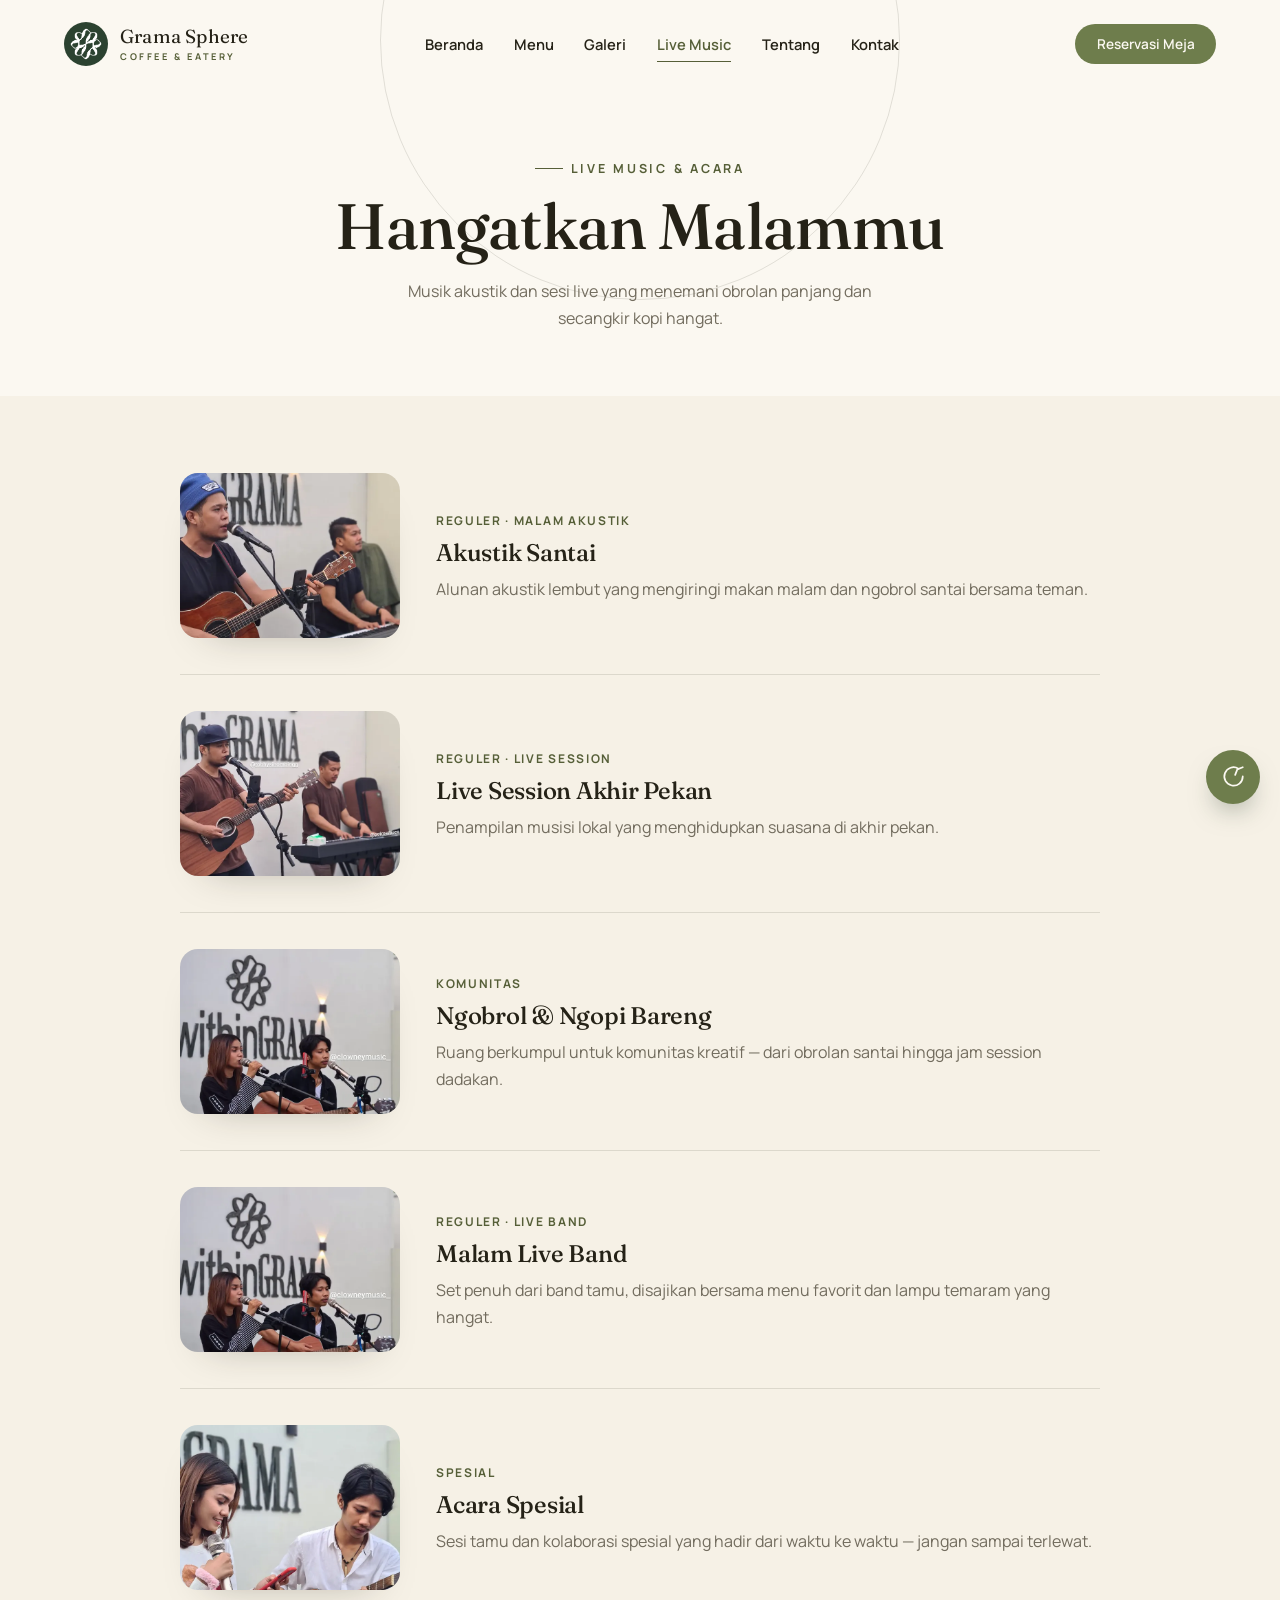
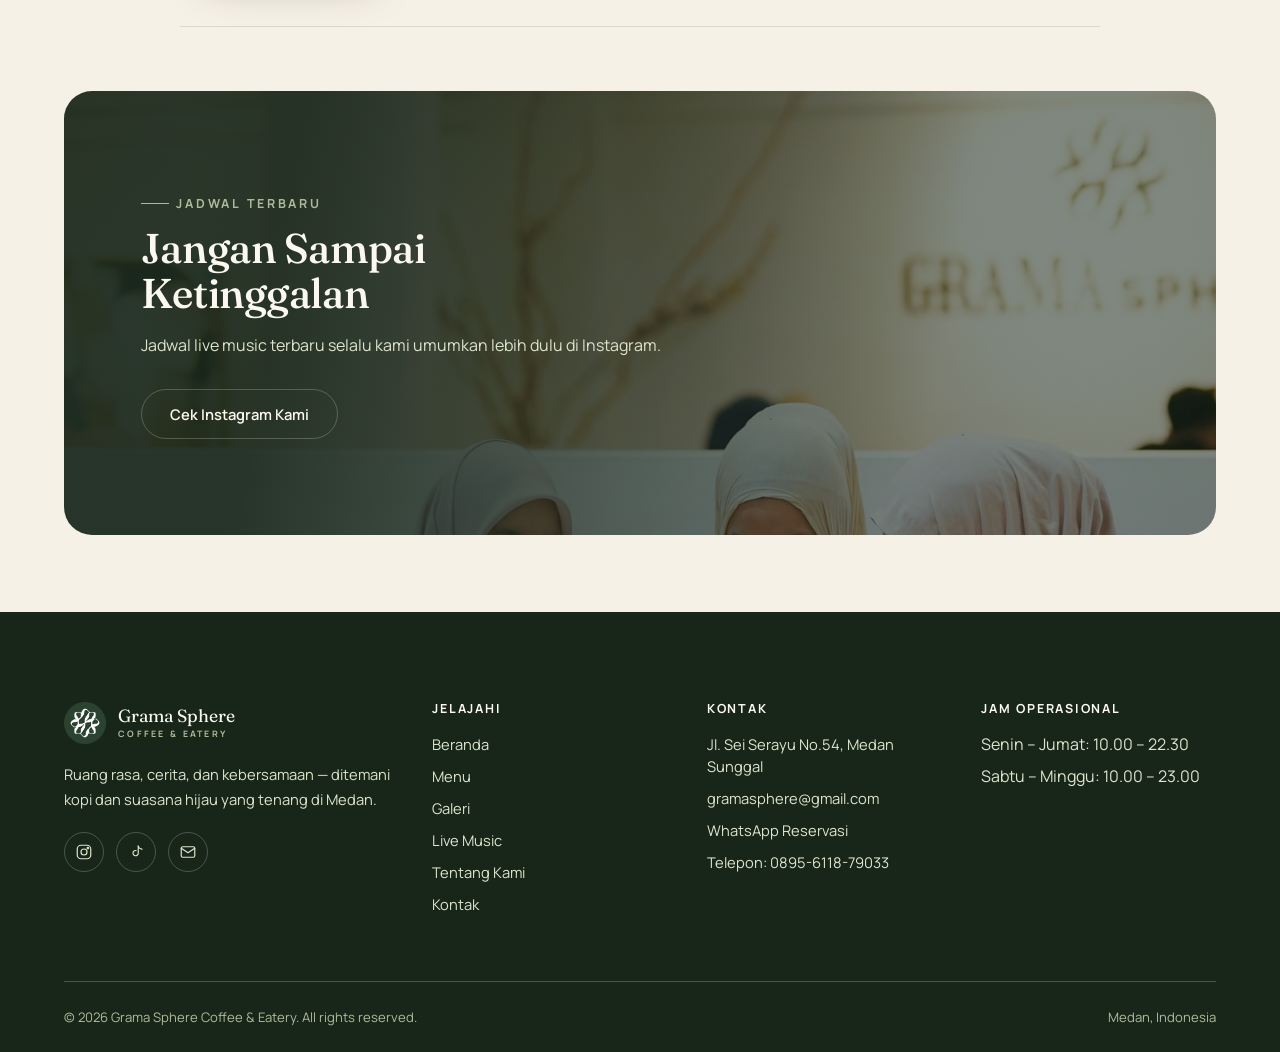
<file: music.html>
<!doctype html>
<html lang="id">
<head>
<meta charset="UTF-8">
<meta name="viewport" content="width=device-width, initial-scale=1.0">
<title>Live Music — Grama Sphere Coffee & Eatery</title>
<meta name="description" content="Nikmati live music dan acara komunitas di Grama Sphere Coffee & Eatery, Medan.">
<link rel="icon" href="assets/logo-gramasphere.jpg" type="image/jpeg">
<link rel="preconnect" href="https://fonts.googleapis.com">
<link rel="preconnect" href="https://fonts.gstatic.com" crossorigin>
<link href="https://fonts.googleapis.com/css2?family=Fraunces:ital,opsz,wght@0,9..144,300;0,9..144,400;0,9..144,500;0,9..144,600;1,9..144,400;1,9..144,500&family=Manrope:wght@300;400;500;600;700;800&display=swap" rel="stylesheet">
<link rel="stylesheet" href="css/style.css">
</head>
<body class="no-hero">
<a href="#main" class="skip-link">Lompat ke konten utama</a>

<header class="site-header scrolled">
  <div class="container">
    <a href="index.html" class="brand">
      <img src="assets/logo-gramasphere.jpg" alt="Logo Grama Sphere Coffee & Eatery">
      <span class="brand-name">Grama Sphere<span>COFFEE &amp; EATERY</span></span>
    </a>
    <nav class="nav-desktop" aria-label="Navigasi utama">
      <a href="index.html" class="nav-link">Beranda</a>
      <a href="menu.html" class="nav-link">Menu</a>
      <a href="gallery.html" class="nav-link">Galeri</a>
      <a href="music.html" class="nav-link active">Live Music</a>
      <a href="about.html" class="nav-link">Tentang</a>
      <a href="contact.html" class="nav-link">Kontak</a>
    </nav>
    <div class="nav-cta">
      <a href="https://wa.me/62895611879033?text=Halo%20Grama%20Sphere%2C%20saya%20ingin%20reservasi%20meja" class="btn btn-whatsapp" target="_blank" rel="noopener">Reservasi Meja</a>
    </div>
  </div>
</header>

<main id="main">
  <section class="page-intro">
    <span class="sphere-ring" aria-hidden="true"></span>
    <div class="container">
      <span class="eyebrow">Live Music &amp; Acara</span>
      <h1>Hangatkan Malammu</h1>
      <p>Musik akustik dan sesi live yang menemani obrolan panjang dan secangkir kopi hangat.</p>
    </div>
  </section>

  <section class="section-tight">
    <div class="container">
      <div class="timeline">
        <div class="timeline-item reveal">
          <div class="timeline-photo"><img src="assets/live-music/lm1.webp" alt="Live akustik di Grama Sphere" loading="lazy" width="440" height="330"></div>
          <div>
            <span class="timeline-tag">Reguler · Malam Akustik</span>
            <h3>Akustik Santai</h3>
            <p>Alunan akustik lembut yang mengiringi makan malam dan ngobrol santai bersama teman.</p>
          </div>
        </div>
        <div class="timeline-item reveal">
          <div class="timeline-photo"><img src="assets/live-music/lm2.webp" alt="Suasana live music Grama Sphere" loading="lazy" width="440" height="330"></div>
          <div>
            <span class="timeline-tag">Reguler · Live Session</span>
            <h3>Live Session Akhir Pekan</h3>
            <p>Penampilan musisi lokal yang menghidupkan suasana di akhir pekan.</p>
          </div>
        </div>
        <div class="timeline-item reveal">
          <div class="timeline-photo"><img src="assets/live-music/lm3.webp" alt="Komunitas musik Grama Sphere" loading="lazy" width="440" height="330"></div>
          <div>
            <span class="timeline-tag">Komunitas</span>
            <h3>Ngobrol &amp; Ngopi Bareng</h3>
            <p>Ruang berkumpul untuk komunitas kreatif — dari obrolan santai hingga jam session dadakan.</p>
          </div>
        </div>
        <div class="timeline-item reveal">
          <div class="timeline-photo"><img src="assets/live-music/lm4.webp" alt="Live music malam Grama Sphere" loading="lazy" width="440" height="330"></div>
          <div>
            <span class="timeline-tag">Reguler · Live Band</span>
            <h3>Malam Live Band</h3>
            <p>Set penuh dari band tamu, disajikan bersama menu favorit dan lampu temaram yang hangat.</p>
          </div>
        </div>
        <div class="timeline-item reveal">
          <div class="timeline-photo"><img src="assets/live-music/lm23.webp" alt="Acara spesial Grama Sphere" loading="lazy" width="440" height="330"></div>
          <div>
            <span class="timeline-tag">Spesial</span>
            <h3>Acara Spesial</h3>
            <p>Sesi tamu dan kolaborasi spesial yang hadir dari waktu ke waktu — jangan sampai terlewat.</p>
          </div>
        </div>
      </div>

      <div class="cta-banner reveal" style="margin-top:64px;">
        <img src="assets/galery/19.jpg" alt="Suasana malam Grama Sphere" loading="lazy">
        <div class="cta-banner-inner">
          <span class="eyebrow on-dark">Jadwal Terbaru</span>
          <h2>Jangan Sampai Ketinggalan</h2>
          <p>Jadwal live music terbaru selalu kami umumkan lebih dulu di Instagram.</p>
          <a href="https://www.instagram.com/gramasphere/" target="_blank" rel="noopener" class="btn btn-outline on-dark">Cek Instagram Kami</a>
        </div>
      </div>
    </div>
  </section>
</main>

<footer class="site-footer">
  <div class="container">
    <div class="footer-grid">
      <div>
        <div class="footer-brand">
          <img src="assets/logo-gramasphere.jpg" alt="Logo Grama Sphere">
          <span class="footer-brand-name">Grama Sphere<span>COFFEE &amp; EATERY</span></span>
        </div>
        <p>Ruang rasa, cerita, dan kebersamaan — ditemani kopi dan suasana hijau yang tenang di Medan.</p>
        <div class="footer-social">
          <a href="https://www.instagram.com/gramasphere/" target="_blank" rel="noopener" aria-label="Instagram"><svg viewBox="0 0 24 24" fill="none" stroke-width="1.6"><rect x="3" y="3" width="18" height="18" rx="5"/><circle cx="12" cy="12" r="4"/><circle cx="17.2" cy="6.8" r="1"/></svg></a>
          <a href="https://www.tiktok.com/@grama.sphere" target="_blank" rel="noopener" aria-label="TikTok"><svg viewBox="0 0 24 24" fill="none" stroke-width="1.6" stroke-linecap="round" stroke-linejoin="round"><path d="M15 4v9.5a3.5 3.5 0 1 1-3-3.46"/><path d="M15 4c.5 2.5 2 4 5 4.2"/></svg></a>
          <a href="mailto:gramasphere@gmail.com" aria-label="Email"><svg viewBox="0 0 24 24" fill="none" stroke-width="1.6" stroke-linecap="round" stroke-linejoin="round"><rect x="3" y="5" width="18" height="14" rx="2"/><path d="M3 7l9 6 9-6"/></svg></a>
        </div>
      </div>
      <div class="footer-col">
        <h4>Jelajahi</h4>
        <ul>
          <li><a href="index.html">Beranda</a></li>
          <li><a href="menu.html">Menu</a></li>
          <li><a href="gallery.html">Galeri</a></li>
          <li><a href="music.html">Live Music</a></li>
          <li><a href="about.html">Tentang Kami</a></li>
          <li><a href="contact.html">Kontak</a></li>
        </ul>
      </div>
      <div class="footer-col">
        <h4>Kontak</h4>
        <ul>
          <li><a href="https://www.google.com/maps?q=GRAMA+SPHERE+COFFEE,+Jl.+Sei+Serayu+No.54,+Babura+Sunggal,+Kec.+Medan+Sunggal,+Kota+Medan,+Sumatera+Utara+20154&ftid=0x30312f76e06e2597:0x356244aba636da60" target="_blank" rel="noopener">Jl. Sei Serayu No.54, Medan Sunggal</a></li>
          <li><a href="mailto:gramasphere@gmail.com">gramasphere@gmail.com</a></li>
          <li><a href="https://wa.me/62895611879033" target="_blank" rel="noopener">WhatsApp Reservasi</a></li>
          <li><a href="tel:+62895611879033">Telepon: 0895-6118-79033</a></li>
        </ul>
      </div>
      <div class="footer-col">
        <h4>Jam Operasional</h4>
        <ul>
          <li>Senin – Jumat: 10.00 – 22.30</li>
          <li>Sabtu – Minggu: 10.00 – 23.00</li>
        </ul>
      </div>
    </div>
    <div class="footer-bottom">
      <span>&copy; <span data-year></span> Grama Sphere Coffee &amp; Eatery. All rights reserved.</span>
      <span>Medan, Indonesia</span>
    </div>
  </div>
</footer>

<a class="wa-float" href="https://wa.me/62895611879033?text=Halo%20Grama%20Sphere%2C%20saya%20ingin%20reservasi%20meja" target="_blank" rel="noopener" aria-label="Chat WhatsApp">
  <svg viewBox="0 0 24 24" fill="none" stroke-width="1.6" stroke-linecap="round" stroke-linejoin="round"><path d="M21 11.5a8.5 8.5 0 1 1-4-7.2"/><path d="M21 3l-5 2-2 5"/></svg>
</a>

<nav class="bottom-nav" aria-label="Navigasi mobile">
  <ul>
    <li><a href="index.html"><svg viewBox="0 0 24 24" fill="none" stroke-width="1.6" stroke-linecap="round" stroke-linejoin="round"><path d="M4 11.5 12 4l8 7.5"/><path d="M6 10v9h12v-9"/></svg>Beranda</a></li>
    <li><a href="menu.html"><svg viewBox="0 0 24 24" fill="none" stroke-width="1.6" stroke-linecap="round" stroke-linejoin="round"><path d="M6 3v6M9 3v6M6 9c0 3-1 4-1 4v8h4v-8s-1-1-1-4M15 3v18M15 3c3 0 5 2 5 5s-2 4-5 4"/></svg>Menu</a></li>
    <li><a href="gallery.html"><svg viewBox="0 0 24 24" fill="none" stroke-width="1.6" stroke-linecap="round" stroke-linejoin="round"><rect x="3" y="4" width="18" height="16" rx="2"/><circle cx="9" cy="10" r="2"/><path d="M21 16l-5-5-4 4-3-3-6 6"/></svg>Galeri</a></li>
    <li><a href="music.html" class="active"><svg viewBox="0 0 24 24" fill="none" stroke-width="1.6" stroke-linecap="round" stroke-linejoin="round"><path d="M9 18V5l10-2v13"/><circle cx="6" cy="18" r="3"/><circle cx="16" cy="16" r="3"/></svg>Music</a></li>
    <li><a href="about.html"><svg viewBox="0 0 24 24" fill="none" stroke-width="1.6" stroke-linecap="round" stroke-linejoin="round"><circle cx="12" cy="12" r="9"/><path d="M12 8h.01M11 12h1v5h1"/></svg>Tentang</a></li>
    <li><a href="contact.html"><svg viewBox="0 0 24 24" fill="none" stroke-width="1.6" stroke-linecap="round" stroke-linejoin="round"><path d="M12 21s-7-6.2-7-11a7 7 0 1 1 14 0c0 4.8-7 11-7 11z"/><circle cx="12" cy="10" r="2.5"/></svg>Kontak</a></li>
  </ul>
</nav>

<script src="js/main.js"></script>
</body>
</html>
</file>
<file: css/style.css>
/* ==========================================================================
   GRAMA SPHERE COFFEE & EATERY
   Editorial hospitality design system
   Palette: forest / olive / sage / cream / beige — no black, no saturation
   Type: Fraunces (display serif) + Manrope (body sans)
   ========================================================================== */

:root{
  /* Colors */
  --forest:#223626;
  --forest-deep:#182619;
  --olive:#6E7D4C;
  --olive-dark:#565F38;
  --sage:#AEBB9A;
  --sage-light:#DDE3CD;
  --cream:#F6F1E6;
  --warm-white:#FBF8F1;
  --beige:#E8DFC9;
  --ink:#252217;
  --stone:#726C5E;
  --line: rgba(37,34,23,0.12);
  --line-light: rgba(251,248,241,0.22);

  /* Type */
  --font-display: 'Fraunces', serif;
  --font-body: 'Manrope', sans-serif;

  /* Layout */
  --container: 1320px;
  --radius-lg: 28px;
  --radius-md: 18px;
  --radius-sm: 10px;
  --nav-h: 88px;

  /* Motion */
  --ease: cubic-bezier(.22,.61,.36,1);
  --dur: .6s;
}

*,*::before,*::after{ box-sizing:border-box; }
html{ scroll-behavior:smooth; }
@media (prefers-reduced-motion: reduce){
  html{ scroll-behavior:auto; }
  *,*::before,*::after{ animation-duration:.001ms !important; animation-iteration-count:1 !important; transition-duration:.001ms !important; scroll-behavior:auto !important; }
}

body{
  margin:0;
  font-family:var(--font-body);
  background:var(--cream);
  color:var(--ink);
  -webkit-font-smoothing:antialiased;
  text-rendering:optimizeLegibility;
  overflow-x:hidden;
}

img,video{ max-width:100%; display:block; }
a{ color:inherit; text-decoration:none; }
ul{ margin:0; padding:0; list-style:none; }
button{ font-family:inherit; cursor:pointer; }
::selection{ background:var(--olive); color:var(--warm-white); }

a:focus-visible, button:focus-visible, input:focus-visible, textarea:focus-visible{
  outline:2px solid var(--olive);
  outline-offset:3px;
  border-radius:4px;
}

/* ----- Typography ----- */
h1,h2,h3,h4{
  font-family:var(--font-display);
  font-weight:500;
  color:var(--ink);
  line-height:1.08;
  margin:0;
  letter-spacing:-0.01em;
}
.eyebrow{
  font-family:var(--font-body);
  font-size:.78rem;
  font-weight:700;
  letter-spacing:.22em;
  text-transform:uppercase;
  color:var(--olive-dark);
  display:inline-flex;
  align-items:center;
  gap:.6em;
}
.eyebrow::before{
  content:'';
  width:28px; height:1px;
  background:var(--olive-dark);
  display:inline-block;
}
.on-dark.eyebrow{ color:var(--sage); }
.on-dark.eyebrow::before{ background:var(--sage); }
p{ margin:0; color:var(--stone); line-height:1.7; font-weight:400; }
.lead{ font-size:1.15rem; line-height:1.75; max-width:56ch; }

/* ----- Layout ----- */
.container{ max-width:var(--container); margin:0 auto; padding:0 clamp(20px,5vw,64px); }
.section{ padding:clamp(64px,9vw,140px) 0; position:relative; }
.section-tight{ padding:clamp(40px,6vw,88px) 0; }
.section-header{
  display:flex; align-items:flex-end; justify-content:space-between; gap:32px;
  margin-bottom:clamp(36px,4vw,64px); flex-wrap:wrap;
}
.section-header h2{ font-size:clamp(2rem,3.6vw,2.9rem); margin-top:.5rem; }
.section-link{
  font-size:.95rem; font-weight:600; color:var(--forest);
  border-bottom:1px solid var(--olive); padding-bottom:2px;
  white-space:nowrap;
  transition:color .3s var(--ease), border-color .3s var(--ease);
}
.section-link:hover{ color:var(--olive-dark); border-color:var(--olive-dark); }
.bg-warm{ background:var(--warm-white); }
.bg-forest{ background:var(--forest); color:var(--warm-white); }
.bg-forest p{ color:var(--sage-light); }
.bg-forest h1,.bg-forest h2,.bg-forest h3{ color:var(--warm-white); }

/* ----- Buttons ----- */
.btn{
  display:inline-flex; align-items:center; justify-content:center; gap:.5em;
  padding:.95em 1.9em; border-radius:999px; font-size:.92rem; font-weight:600;
  border:1px solid transparent; transition:transform .35s var(--ease), background .35s var(--ease), color .35s var(--ease), border-color .35s var(--ease), box-shadow .35s var(--ease);
  white-space:nowrap;
}
.btn-primary{ background:var(--forest); color:var(--warm-white); }
.btn-primary:hover{ background:var(--olive-dark); transform:translateY(-2px); box-shadow:0 12px 24px -10px rgba(34,54,38,.45); }
.btn-outline{ background:transparent; color:var(--ink); border-color:var(--ink); }
.btn-outline.on-dark{ color:var(--warm-white); border-color:var(--line-light); }
.btn-outline:hover{ background:var(--ink); color:var(--warm-white); transform:translateY(-2px); }
.btn-outline.on-dark:hover{ background:var(--warm-white); color:var(--forest); }
.btn-whatsapp{ background:var(--olive); color:var(--warm-white); }
.btn-whatsapp:hover{ background:var(--olive-dark); transform:translateY(-2px); box-shadow:0 12px 24px -10px rgba(110,125,76,.5); }
.btn-sm{ padding:.7em 1.4em; font-size:.82rem; }

/* ----- Sphere ring signature (brand motif, used sparingly) ----- */
.sphere-ring{
  position:absolute; border-radius:50%; border:1px solid var(--line);
  pointer-events:none; z-index:0;
}
.sphere-ring.on-dark{ border-color:var(--line-light); }

/* ----- Header / Navigation ----- */
.site-header{
  position:fixed; top:0; left:0; right:0; z-index:100;
  padding:22px 0;
  transition:padding .4s var(--ease), background .4s var(--ease), box-shadow .4s var(--ease), backdrop-filter .4s var(--ease);
}
.site-header .container{ display:flex; align-items:center; justify-content:space-between; gap:24px; }
.site-header.scrolled{
  padding:12px 0;
  background:rgba(246,241,230,.82);
  backdrop-filter:blur(14px) saturate(1.2);
  -webkit-backdrop-filter:blur(14px) saturate(1.2);
  box-shadow:0 8px 30px -18px rgba(37,34,23,.25);
  border-bottom:1px solid var(--line);
}
.brand{ display:flex; align-items:center; gap:12px; }
.brand img{ height:44px; width:44px; border-radius:50%; object-fit:cover; }
.brand-name{ font-family:var(--font-display); font-size:1.18rem; letter-spacing:.01em; color:var(--ink); }
.brand-name span{ display:block; font-family:var(--font-body); font-size:.58rem; letter-spacing:.28em; font-weight:700; color:var(--olive-dark); margin-top:2px; }
.site-header:not(.scrolled) .brand-name,
.site-header:not(.scrolled) .brand-name span{ color:var(--warm-white); }
.site-header:not(.scrolled) .brand-name span{ color:var(--sage-light); }
body.no-hero .site-header:not(.scrolled) .brand-name,
body.no-hero .site-header:not(.scrolled) .brand-name span{ color:var(--ink); }
body.no-hero .site-header:not(.scrolled) .brand-name span{ color:var(--olive-dark); }

.nav-desktop{ display:flex; align-items:center; gap:clamp(18px,2.4vw,38px); }
.nav-link{
  font-size:.92rem; font-weight:600; padding:8px 0; position:relative;
  color:var(--warm-white);
  transition:color .3s var(--ease);
}
body.no-hero .nav-link{ color:var(--ink); }
.site-header.scrolled .nav-link{ color:var(--ink); }
.nav-link::after{
  content:''; position:absolute; left:0; right:100%; bottom:0; height:1px; background:var(--olive-dark);
  transition:right .35s var(--ease);
}
.nav-link:hover::after, .nav-link.active::after{ right:0; }
.nav-link.active{ color:var(--olive-dark) !important; }
.nav-cta{ display:flex; align-items:center; gap:14px; }
.nav-cta .btn{ padding:.7em 1.5em; font-size:.85rem; }

.nav-toggle{ display:none; }

/* Mobile bottom navigation */
.bottom-nav{
  display:none;
  position:fixed; bottom:0; left:0; right:0; z-index:100;
  background:rgba(251,248,241,.96);
  backdrop-filter:blur(14px);
  border-top:1px solid var(--line);
  padding:8px 4px calc(8px + env(safe-area-inset-bottom));
  box-shadow:0 -8px 24px -18px rgba(37,34,23,.3);
}
.bottom-nav ul{ display:flex; justify-content:space-between; }
.bottom-nav li{ flex:1; }
.bottom-nav a{
  display:flex; flex-direction:column; align-items:center; gap:3px;
  font-size:.6rem; font-weight:700; letter-spacing:.01em; color:var(--stone);
  padding:6px 1px; border-radius:14px; transition:color .3s var(--ease), background .3s var(--ease);
}
.bottom-nav svg{ width:20px; height:20px; stroke:var(--stone); transition:stroke .3s var(--ease); }
.bottom-nav a.active{ color:var(--olive-dark); }
.bottom-nav a.active svg{ stroke:var(--olive-dark); }
.bottom-nav a.active{ background:var(--sage-light); }

/* Floating WhatsApp button (mobile-friendly, all pages) */
.wa-float{
  position:fixed; right:20px; bottom:96px; z-index:99;
  width:54px; height:54px; border-radius:50%; background:var(--olive);
  display:flex; align-items:center; justify-content:center;
  box-shadow:0 14px 28px -12px rgba(34,54,38,.55);
  transition:transform .3s var(--ease), background .3s var(--ease);
}
.wa-float:hover{ transform:scale(1.08); background:var(--olive-dark); }
.wa-float svg{ width:26px; height:26px; stroke:var(--warm-white); }

/* ----- Hero (Home) ----- */
.hero{
  position:relative; height:100svh; min-height:560px; overflow:hidden;
  display:flex; align-items:flex-end;
  background:var(--forest);
}
.hero-media{ position:absolute; inset:0; width:100%; height:100%; object-fit:cover; }
.hero-overlay{
  position:absolute; inset:0;
  background:linear-gradient(0deg, rgba(24,38,25,.72) 0%, rgba(24,38,25,.35) 46%, rgba(24,38,25,.42) 100%);
}
.hero-content{
  position:relative; z-index:2; width:100%;
  padding:0 clamp(20px,5vw,64px) clamp(56px,8vw,96px);
  color:var(--warm-white);
}
.hero-hours{
  position:absolute; top:clamp(96px,12vw,140px); right:clamp(20px,5vw,64px); z-index:2;
  display:flex; align-items:center; gap:10px;
  background:rgba(251,248,241,.14); border:1px solid var(--line-light);
  padding:10px 18px; border-radius:999px; font-size:.78rem; color:var(--warm-white);
  backdrop-filter:blur(6px);
}
.hero-hours svg{ width:16px; height:16px; stroke:var(--sage-light); }
.hero-title{
  font-size:clamp(2.6rem,6.2vw,5.2rem); color:var(--warm-white); max-width:14ch;
}
.hero-title em{ font-style:italic; color:var(--sage-light); }
.hero-sub{ margin-top:22px; font-size:1.08rem; color:var(--sage-light); max-width:44ch; line-height:1.75; }
.hero-actions{ display:flex; flex-wrap:wrap; gap:14px; margin-top:36px; }
.hero-scroll-cue{
  position:absolute; left:50%; bottom:28px; transform:translateX(-50%); z-index:2;
  width:26px; height:42px; border:1px solid var(--line-light); border-radius:20px;
  display:flex; justify-content:center; padding-top:8px;
}
.hero-scroll-cue::after{
  content:''; width:4px; height:8px; border-radius:2px; background:var(--warm-white);
  animation:scrollCue 1.8s var(--ease) infinite;
}
@keyframes scrollCue{ 0%{ opacity:1; transform:translateY(0);} 70%{opacity:0; transform:translateY(10px);} 100%{opacity:0;} }

/* ----- Page intro banner (inner pages) ----- */
.page-intro{
  position:relative; padding:calc(var(--nav-h) + 64px) 0 64px; background:var(--warm-white);
  overflow:hidden; text-align:center;
}
.page-intro .container{ position:relative; z-index:1; }
.page-intro h1{ font-size:clamp(2.4rem,5vw,4rem); margin-top:14px; }
.page-intro p{ max-width:52ch; margin:18px auto 0; }
.page-intro .sphere-ring{ width:520px; height:520px; top:-220px; left:50%; transform:translateX(-50%); }

/* ----- Feature strip (Home) ----- */
.feature-strip{ display:grid; grid-template-columns:repeat(4,1fr); gap:28px; }
.feature-item{ text-align:left; display:flex; flex-direction:column; gap:16px; }
.feature-icon{
  width:56px; height:56px; border-radius:50%; background:var(--warm-white);
  border:1px solid var(--line); display:flex; align-items:center; justify-content:center;
}
.feature-icon svg{ width:26px; height:26px; stroke:var(--olive-dark); }
.feature-item h3{ font-size:1.15rem; font-weight:600; font-family:var(--font-body); }
.feature-item p{ font-size:.92rem; }

/* ----- Media cards / grids ----- */
.media-card{
  position:relative; border-radius:var(--radius-md); overflow:hidden;
  background:var(--beige); box-shadow:0 20px 40px -28px rgba(37,34,23,.35);
}
.media-card img{ width:100%; height:100%; object-fit:cover; transition:transform .8s var(--ease); }
.media-card:hover img{ transform:scale(1.06); }
.media-card.ratio-4-5{ aspect-ratio:4/5; }
.media-card.ratio-1-1{ aspect-ratio:1/1; }
.media-card.ratio-16-10{ aspect-ratio:16/10; }
.media-card.ratio-3-4{ aspect-ratio:3/4; }
.media-card button.expand{ position:absolute; inset:0; width:100%; height:100%; border:0; background:transparent; }

.feature-grid{ display:grid; grid-template-columns:repeat(4,1fr); gap:22px; }

/* ----- Reservation / CTA banner ----- */
.cta-banner{
  position:relative; border-radius:var(--radius-lg); overflow:hidden; isolation:isolate;
  padding:clamp(48px,8vw,96px) clamp(28px,6vw,80px); color:var(--warm-white);
  min-height:340px; display:flex; align-items:center;
}
.cta-banner img{ position:absolute; inset:0; width:100%; height:100%; object-fit:cover; z-index:-2; }
.cta-banner::after{ content:''; position:absolute; inset:0; background:linear-gradient(100deg, rgba(24,38,25,.92) 20%, rgba(24,38,25,.55) 75%); z-index:-1; }
.cta-banner-inner{ max-width:520px; }
.cta-banner h2{ color:var(--warm-white); font-size:clamp(1.9rem,3.4vw,2.6rem); margin-top:14px; }
.cta-banner p{ color:var(--sage-light); margin-top:16px; }
.cta-banner .btn{ margin-top:30px; }

/* ----- Masonry gallery (CSS Grid + JS row-span: reliable across all browsers,
   unlike column-count which can miscalculate and collapse columns) ----- */
.masonry{
  display:grid;
  grid-template-columns:repeat(4,1fr);
  grid-auto-rows:1px;
  gap:20px;
}
.masonry .media-card{ width:100%; overflow:hidden; }
.masonry .media-card img{ width:100%; height:100%; object-fit:cover; }

/* ----- Timeline (Live Music) ----- */
.timeline{ display:flex; flex-direction:column; gap:0; max-width:920px; margin:0 auto; }
.timeline-item{
  display:grid; grid-template-columns:220px 1fr; gap:36px; align-items:center;
  padding:36px 0; border-bottom:1px solid var(--line);
}
.timeline-item:first-child{ padding-top:0; }
.timeline-photo{ border-radius:var(--radius-md); overflow:hidden; aspect-ratio:4/3; box-shadow:0 20px 40px -28px rgba(37,34,23,.35); }
.timeline-photo img{ width:100%; height:100%; object-fit:cover; }
.timeline-tag{ font-size:.75rem; font-weight:700; letter-spacing:.14em; text-transform:uppercase; color:var(--olive-dark); }
.timeline-item h3{ font-size:1.5rem; margin-top:10px; }
.timeline-item p{ margin-top:10px; }

/* ----- Instagram CTA ----- */
.instagram-cta{ text-align:center; }
.instagram-grid{ display:grid; grid-template-columns:repeat(6,1fr); gap:14px; margin-top:44px; }
.instagram-grid .media-card{ border-radius:var(--radius-sm); }
.instagram-handle{ font-size:1.4rem; font-family:var(--font-display); margin-top:8px; }

/* ----- Map preview (Home) ----- */
.map-preview{ display:grid; grid-template-columns:1fr 1fr; gap:0; border-radius:var(--radius-lg); overflow:hidden; box-shadow:0 30px 60px -34px rgba(37,34,23,.4); }
.map-preview-media{ position:relative; min-height:340px; }
.map-preview-media img{ width:100%; height:100%; object-fit:cover; position:absolute; inset:0; }
.map-preview-info{ background:var(--forest); color:var(--warm-white); padding:clamp(32px,4vw,56px); display:flex; flex-direction:column; justify-content:center; gap:18px; }
.map-preview-info h3{ color:var(--warm-white); font-size:1.7rem; }
.map-preview-info address{ font-style:normal; color:var(--sage-light); line-height:1.8; }
.map-preview-info .btn{ align-self:flex-start; margin-top:6px; }

/* ----- Footer ----- */
.site-footer{ background:var(--forest-deep); color:var(--sage-light); padding:clamp(56px,7vw,96px) 0 0; }
.footer-grid{ display:grid; grid-template-columns:1.4fr 1fr 1fr 1fr; gap:40px; padding-bottom:56px; border-bottom:1px solid var(--line-light); }
.footer-brand{ display:flex; align-items:center; gap:12px; margin-bottom:18px; }
.footer-brand img{ height:42px; width:42px; border-radius:50%; object-fit:cover; }
.footer-brand-name{ font-family:var(--font-display); color:var(--warm-white); font-size:1.1rem; }
.footer-brand-name span{ display:block; font-family:var(--font-body); font-size:.55rem; letter-spacing:.26em; font-weight:700; color:var(--sage); margin-top:2px; }
.site-footer p{ color:var(--sage-light); font-size:.92rem; }
.footer-col h4{ font-family:var(--font-body); font-size:.78rem; letter-spacing:.14em; text-transform:uppercase; color:var(--warm-white); font-weight:700; margin-bottom:18px; }
.footer-col li{ margin-bottom:10px; }
.footer-col a{ font-size:.92rem; color:var(--sage-light); transition:color .3s var(--ease); }
.footer-col a:hover{ color:var(--warm-white); }
.footer-social{ display:flex; gap:12px; margin-top:20px; }
.footer-social a{
  width:40px; height:40px; border-radius:50%; border:1px solid var(--line-light);
  display:flex; align-items:center; justify-content:center; transition:background .3s var(--ease), border-color .3s var(--ease);
}
.footer-social svg{ width:18px; height:18px; stroke:var(--sage-light); }
.footer-social a:hover{ background:var(--olive); border-color:var(--olive); }
.footer-bottom{ display:flex; justify-content:space-between; align-items:center; padding:26px 0 calc(26px + 70px); font-size:.82rem; color:var(--sage); flex-wrap:wrap; gap:10px; }
@media (min-width:769px){ .footer-bottom{ padding-bottom:26px; } }

/* ----- Lightbox ----- */
.lightbox{
  position:fixed; inset:0; z-index:1000; background:rgba(24,38,25,.94);
  display:flex; align-items:center; justify-content:center;
  opacity:0; visibility:hidden; transition:opacity .35s var(--ease);
  backdrop-filter:blur(6px);
}
.lightbox.is-open{ opacity:1; visibility:visible; }
.lightbox-frame{ position:relative; max-width:min(90vw,1100px); max-height:86vh; }
.lightbox-frame img{ max-width:100%; max-height:86vh; border-radius:12px; object-fit:contain; box-shadow:0 30px 80px -20px rgba(0,0,0,.6); }
.lightbox-close, .lightbox-prev, .lightbox-next{
  position:fixed; background:rgba(251,248,241,.12); border:1px solid var(--line-light); border-radius:50%;
  width:48px; height:48px; display:flex; align-items:center; justify-content:center; transition:background .3s var(--ease);
}
.lightbox-close:hover, .lightbox-prev:hover, .lightbox-next:hover{ background:rgba(251,248,241,.24); }
.lightbox-close svg, .lightbox-prev svg, .lightbox-next svg{ width:20px; height:20px; stroke:var(--warm-white); }
.lightbox-close{ top:24px; right:24px; }
.lightbox-prev{ left:24px; top:50%; transform:translateY(-50%); }
.lightbox-next{ right:24px; top:50%; transform:translateY(-50%); }
.lightbox-counter{ position:fixed; bottom:24px; left:50%; transform:translateX(-50%); color:var(--sage-light); font-size:.82rem; letter-spacing:.05em; }

/* ----- Menu page ----- */
.filter-tabs{ display:flex; gap:12px; justify-content:center; flex-wrap:wrap; margin-bottom:48px; }
.filter-btn{
  background:var(--warm-white); border:1px solid var(--line); color:var(--stone);
  padding:.7em 1.6em; border-radius:999px; font-size:.86rem; font-weight:600;
  transition:all .3s var(--ease);
}
.filter-btn.active, .filter-btn:hover{ background:var(--forest); color:var(--warm-white); border-color:var(--forest); }
.menu-grid{ display:grid; grid-template-columns:repeat(4,1fr); gap:22px; }
.menu-card{ transition:opacity .4s var(--ease), transform .4s var(--ease); }
.menu-card.is-hidden{ display:none; }

/* ----- About page ----- */
.about-split{ display:grid; grid-template-columns:1fr 1fr; gap:64px; align-items:center; }
.about-split .media-card{ aspect-ratio:4/5; }
.about-copy p{ margin-top:20px; }
.info-grid{ display:grid; grid-template-columns:repeat(3,1fr); gap:24px; margin-top:56px; }
.info-card{ background:var(--warm-white); border:1px solid var(--line); border-radius:var(--radius-md); padding:30px; }
.info-card svg{ width:26px; height:26px; stroke:var(--olive-dark); margin-bottom:16px; }
.info-card h4{ font-size:1.05rem; font-weight:700; font-family:var(--font-body); margin-bottom:8px; }
.info-card p{ font-size:.9rem; }
.social-row{ display:flex; gap:14px; margin-top:40px; justify-content:center; }

/* ----- Contact page ----- */
.contact-grid{ display:grid; grid-template-columns:1.3fr 1fr; gap:40px; align-items:stretch; }
.contact-map{ border-radius:var(--radius-lg); overflow:hidden; min-height:460px; box-shadow:0 30px 60px -34px rgba(37,34,23,.4); border:1px solid var(--line); }
.contact-map iframe{ width:100%; height:100%; min-height:460px; border:0; }
.contact-card{ background:var(--forest); color:var(--warm-white); border-radius:var(--radius-lg); padding:clamp(30px,3vw,48px); display:flex; flex-direction:column; gap:26px; }
.contact-card h3{ color:var(--warm-white); font-size:1.5rem; }
.contact-row{ display:flex; align-items:flex-start; gap:16px; }
.contact-row svg{ width:22px; height:22px; stroke:var(--sage-light); flex-shrink:0; margin-top:2px; }
.contact-row a, .contact-row address{ font-style:normal; font-size:.95rem; color:var(--sage-light); line-height:1.6; }
.contact-buttons{ display:flex; flex-direction:column; gap:12px; margin-top:auto; }
.contact-buttons .btn{ width:100%; }

/* ----- Reveal animation ----- */
.reveal{ opacity:0; transform:translateY(28px); transition:opacity .8s var(--ease), transform .8s var(--ease); }
.reveal.is-visible{ opacity:1; transform:translateY(0); }

/* ----- Skip link ----- */
.skip-link{
  position:fixed; top:-60px; left:16px; z-index:1100; background:var(--forest); color:var(--warm-white);
  padding:12px 20px; border-radius:8px; transition:top .3s var(--ease);
}
.skip-link:focus{ top:16px; }

/* ==========================================================================
   Responsive
   ========================================================================== */
@media (max-width:1080px){
  .feature-strip{ grid-template-columns:repeat(2,1fr); gap:32px 24px; }
  .feature-grid{ grid-template-columns:repeat(2,1fr); }
  .masonry{ grid-template-columns:repeat(3,1fr); }
  .instagram-grid{ grid-template-columns:repeat(4,1fr); }
  .about-split{ grid-template-columns:1fr; gap:36px; }
  .about-split .media-card{ aspect-ratio:16/10; }
  .contact-grid{ grid-template-columns:1fr; }
  .contact-map, .contact-map iframe{ min-height:360px; }
  .menu-grid{ grid-template-columns:repeat(3,1fr); }
  .footer-grid{ grid-template-columns:1fr 1fr; gap:36px 24px; }
}

@media (max-width:860px){
  .map-preview{ grid-template-columns:1fr; }
  .map-preview-media{ min-height:260px; }
  .timeline-item{ grid-template-columns:1fr; gap:18px; }
  .timeline-photo{ aspect-ratio:16/10; }
}

@media (max-width:768px){
  :root{ --nav-h:0px; }
  .nav-desktop, .site-header .nav-cta{ display:none; }
  .site-header{ padding:16px 0; }
  .site-header.scrolled{ padding:12px 0; }
  .bottom-nav{ display:block; }
  body{ padding-bottom:78px; }
  .hero-hours{ top:88px; bottom:auto; left:20px; right:20px; justify-content:center; }
  .hero-actions{ flex-direction:column; }
  .hero-actions .btn{ width:100%; }
  .feature-strip{ grid-template-columns:1fr; }
  .feature-grid{ grid-template-columns:repeat(2,1fr); gap:14px; }
  .masonry{ grid-template-columns:repeat(2,1fr); gap:14px; }
  .instagram-grid{ grid-template-columns:repeat(3,1fr); gap:10px; }
  .menu-grid{ grid-template-columns:repeat(2,1fr); gap:14px; }
  .info-grid{ grid-template-columns:1fr; }
  .footer-grid{ grid-template-columns:1fr; gap:32px; }
  .cta-banner{ text-align:left; }
  .section-header{ flex-direction:column; align-items:flex-start; }
  .wa-float{ bottom:96px; }
  .lightbox-prev{ left:10px; }
  .lightbox-next{ right:10px; }
  .lightbox-close{ top:14px; right:14px; }
}

@media (max-width:480px){
  .feature-grid{ grid-template-columns:1fr; }
  .instagram-grid{ grid-template-columns:repeat(2,1fr); }
  .menu-grid{ grid-template-columns:1fr 1fr; }
  .hero-title{ max-width:100%; }
}
</file>
